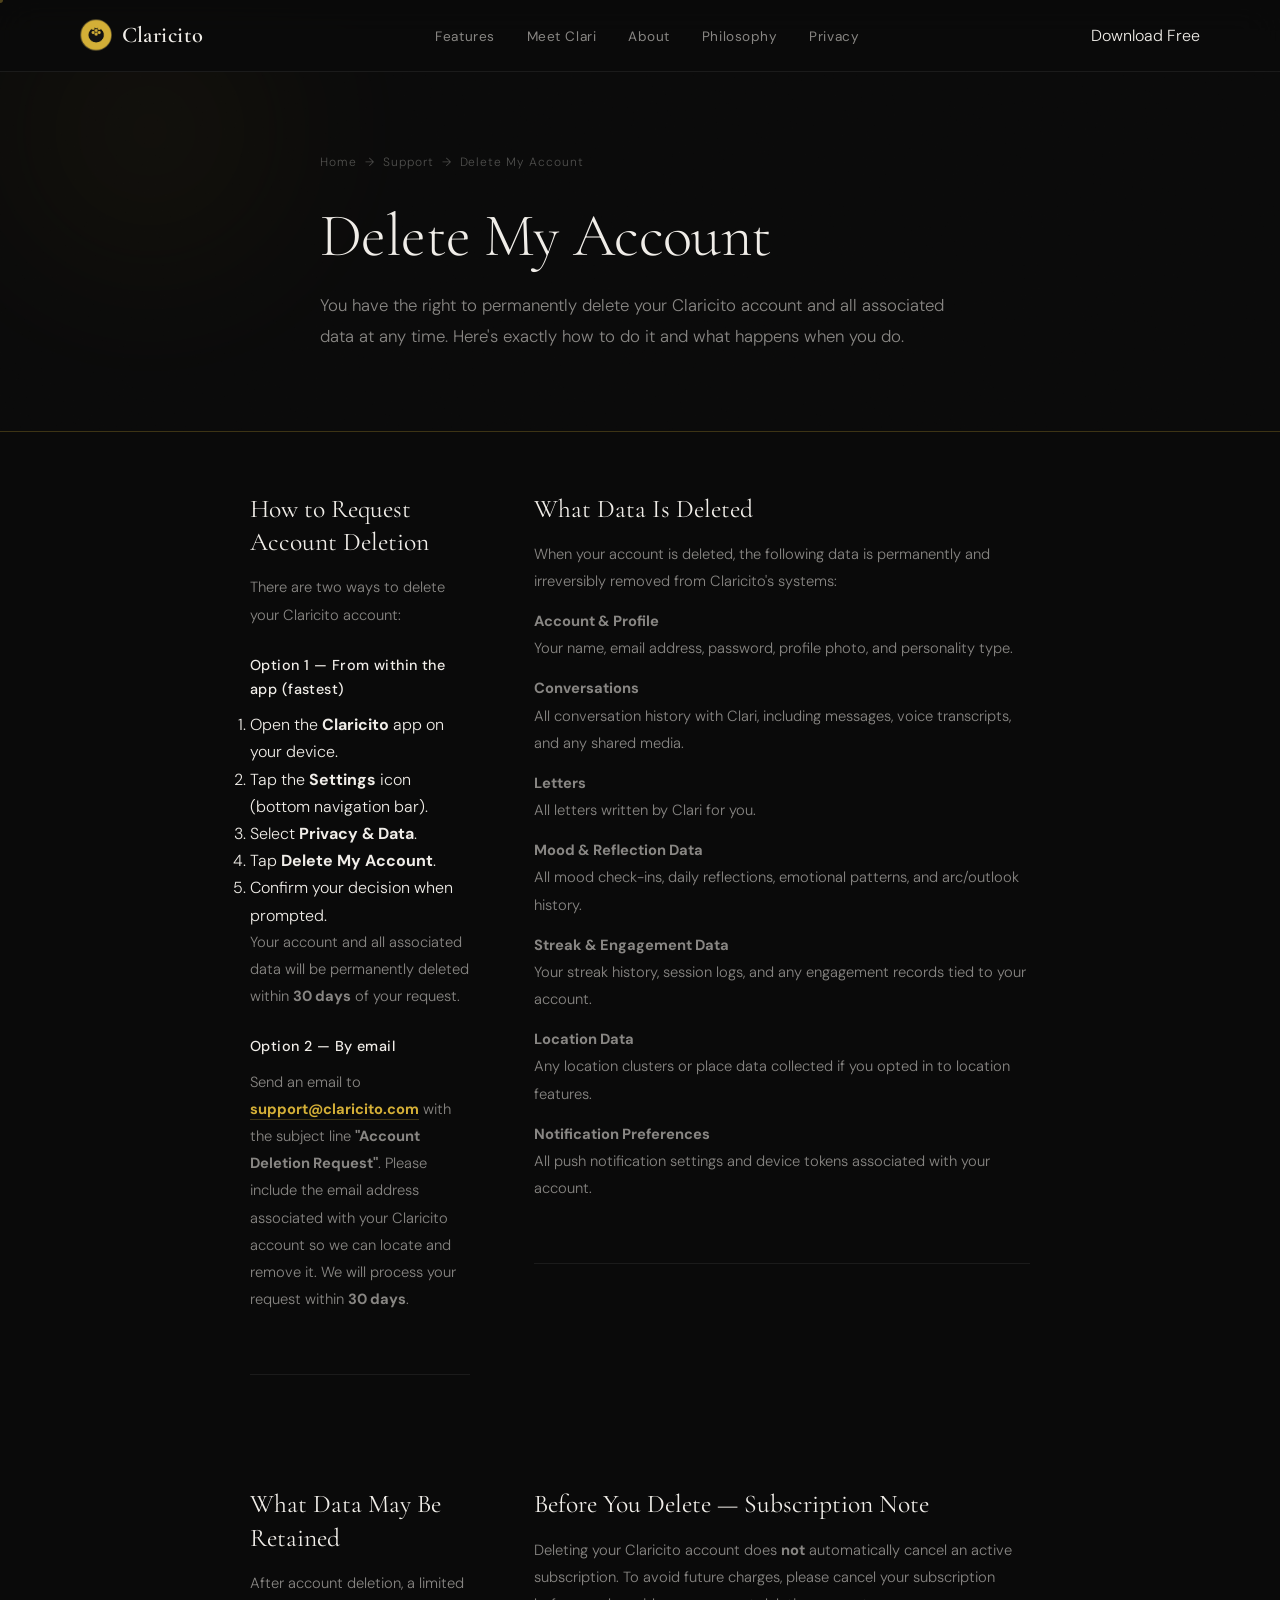
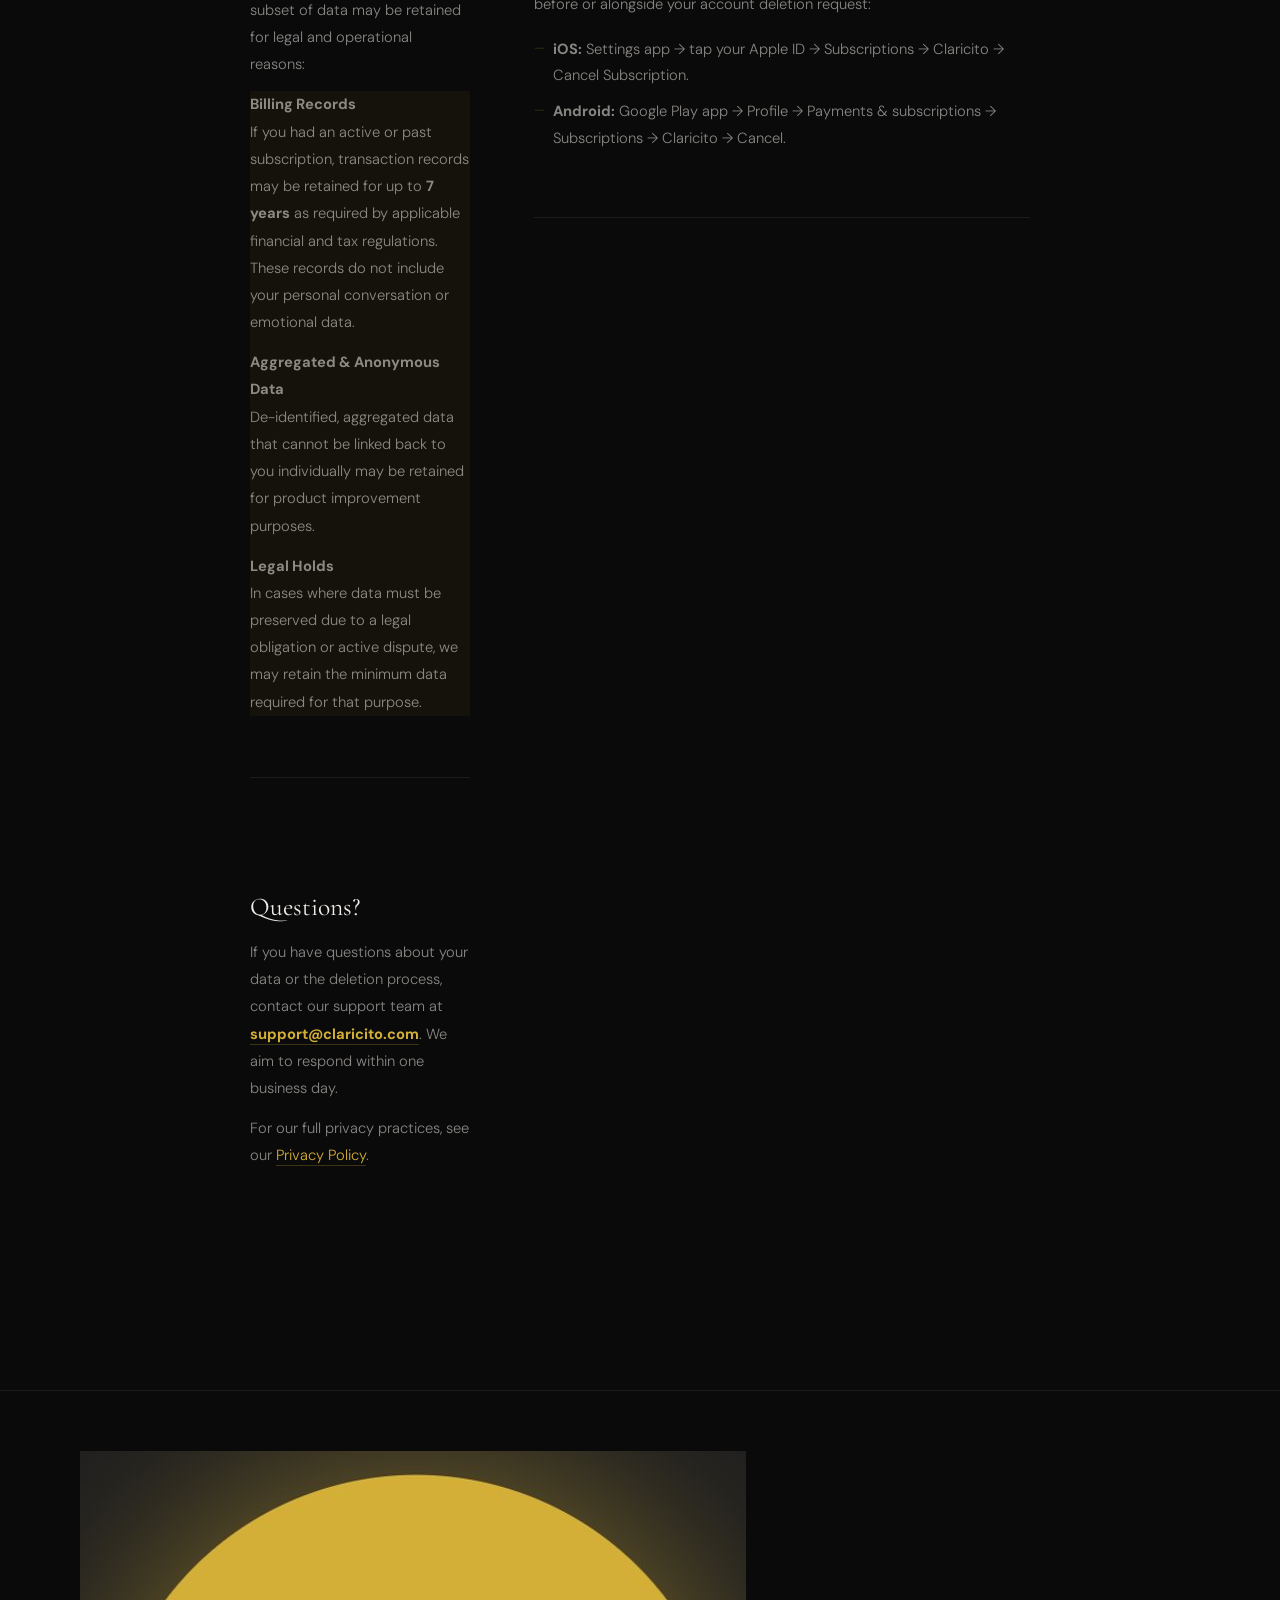
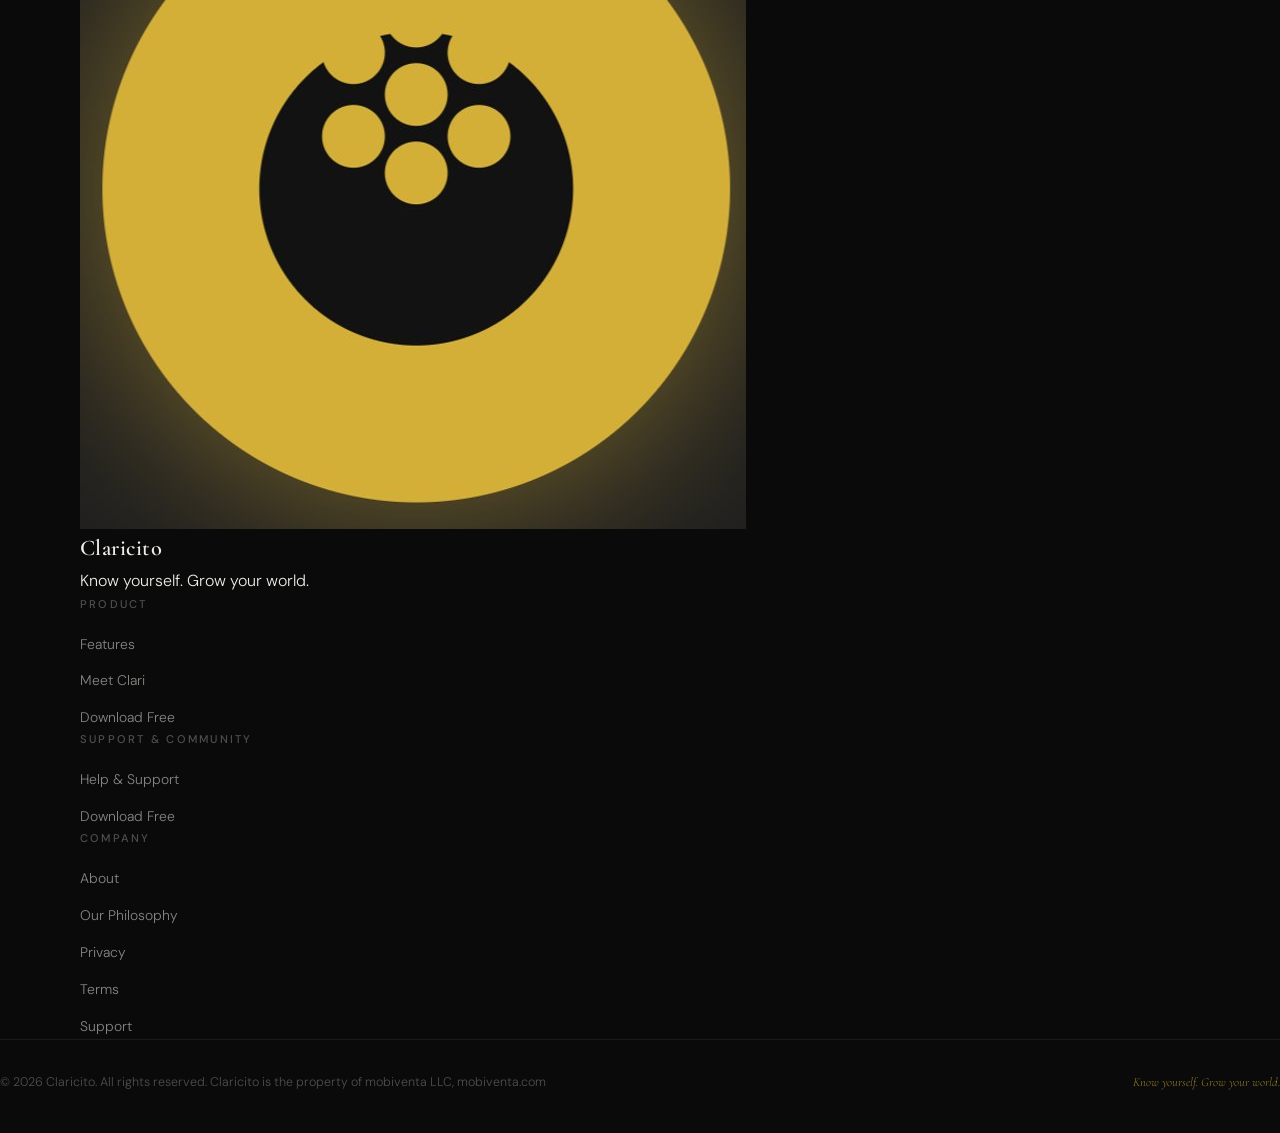
<file: website/delete-account.html>
<!DOCTYPE html>
<html lang="en">
<head>
  <meta charset="UTF-8" />
  <meta name="viewport" content="width=device-width, initial-scale=1.0" />
  <title>Delete My Account — Claricito</title>
  <meta name="description" content="Request deletion of your Claricito account and all associated data. Learn what data is deleted, what is retained, and how long the process takes." />
  <link rel="preconnect" href="https://fonts.googleapis.com" />
  <link rel="preconnect" href="https://fonts.gstatic.com" crossorigin />
  <link href="https://fonts.googleapis.com/css2?family=Cormorant+Garamond:ital,wght@0,300;0,400;0,600;1,300;1,400&family=DM+Sans:wght@300;400;500&display=swap" rel="stylesheet" />
  <link rel="stylesheet" href="styles.css" />
  <link rel="stylesheet" href="pages.css" />
  <link rel="icon" type="image/png" href="favicon.png" />
  <link rel="apple-touch-icon" href="favicon.png" />
</head>
<body>

  <!-- NAV -->
  <nav class="nav scrolled" id="nav">
    <div class="nav-inner">
      <a href="index.html" class="nav-logo">
        <img src="logo.png" alt="Claricito" class="nav-logo-img" />
        <span class="logo-text">Claricito</span>
      </a>
      <ul class="nav-links">
        <li><a href="index.html#features">Features</a></li>
        <li><a href="index.html#clari">Meet Clari</a></li>
        <li><a href="about.html">About</a></li>
        <li><a href="philosophy.html">Philosophy</a></li>
        <li><a href="privacy.html">Privacy</a></li>
      </ul>
      <a href="https://apps.apple.com/us/app/claricito/id6762101367" target="_blank" rel="noopener noreferrer" class="nav-cta">Download Free</a>
      <button class="nav-hamburger" id="hamburger" aria-label="Menu">
        <span></span><span></span><span></span>
      </button>
    </div>
  </nav>

  <!-- MOBILE MENU -->
  <div class="mobile-menu" id="mobileMenu">
    <ul>
      <li><a href="index.html#features" onclick="closeMobile()">Features</a></li>
      <li><a href="index.html#clari" onclick="closeMobile()">Meet Clari</a></li>
      <li><a href="about.html" onclick="closeMobile()">About</a></li>
      <li><a href="philosophy.html" onclick="closeMobile()">Philosophy</a></li>
      <li><a href="privacy.html" onclick="closeMobile()">Privacy</a></li>
      <li><a href="https://apps.apple.com/us/app/claricito/id6762101367" target="_blank" rel="noopener noreferrer" class="mobile-cta">Download Free</a></li>
    </ul>
  </div>

  <!-- PAGE HERO -->
  <section class="page-hero page-hero-legal">
    <div class="page-hero-bg">
      <div class="orb orb-2"></div>
      <div class="grain"></div>
    </div>
    <div class="container page-hero-content">
      <div class="page-breadcrumb">
        <a href="index.html">Home</a>
        <span>→</span>
        <a href="support.html">Support</a>
        <span>→</span>
        <span>Delete My Account</span>
      </div>
      <h1 class="page-title">Delete My Account</h1>
      <p class="page-subtitle">You have the right to permanently delete your Claricito account and all associated data at any time. Here's exactly how to do it and what happens when you do.</p>
    </div>
  </section>

  <!-- MAIN CONTENT -->
  <main class="page-main">
    <div class="container page-container-legal">

      <!-- How to delete -->
      <section class="legal-section" id="how-to-delete">
        <h2>How to Request Account Deletion</h2>
        <p>There are two ways to delete your Claricito account:</p>

        <h3>Option 1 — From within the app (fastest)</h3>
        <ol>
          <li>Open the <strong>Claricito</strong> app on your device.</li>
          <li>Tap the <strong>Settings</strong> icon (bottom navigation bar).</li>
          <li>Select <strong>Privacy &amp; Data</strong>.</li>
          <li>Tap <strong>Delete My Account</strong>.</li>
          <li>Confirm your decision when prompted.</li>
        </ol>
        <p>Your account and all associated data will be permanently deleted within <strong>30 days</strong> of your request.</p>

        <h3>Option 2 — By email</h3>
        <p>Send an email to <strong><a href="mailto:support@claricito.com">support@claricito.com</a></strong> with the subject line <strong>"Account Deletion Request"</strong>. Please include the email address associated with your Claricito account so we can locate and remove it. We will process your request within <strong>30 days</strong>.</p>
      </section>

      <!-- What gets deleted -->
      <section class="legal-section" id="what-is-deleted">
        <h2>What Data Is Deleted</h2>
        <p>When your account is deleted, the following data is permanently and irreversibly removed from Claricito's systems:</p>

        <div class="legal-box">
          <p><strong>Account &amp; Profile</strong><br />
          Your name, email address, password, profile photo, and personality type.</p>

          <p><strong>Conversations</strong><br />
          All conversation history with Clari, including messages, voice transcripts, and any shared media.</p>

          <p><strong>Letters</strong><br />
          All letters written by Clari for you.</p>

          <p><strong>Mood &amp; Reflection Data</strong><br />
          All mood check-ins, daily reflections, emotional patterns, and arc/outlook history.</p>

          <p><strong>Streak &amp; Engagement Data</strong><br />
          Your streak history, session logs, and any engagement records tied to your account.</p>

          <p><strong>Location Data</strong><br />
          Any location clusters or place data collected if you opted in to location features.</p>

          <p><strong>Notification Preferences</strong><br />
          All push notification settings and device tokens associated with your account.</p>
        </div>
      </section>

      <!-- What is retained -->
      <section class="legal-section" id="what-is-retained">
        <h2>What Data May Be Retained</h2>
        <p>After account deletion, a limited subset of data may be retained for legal and operational reasons:</p>

        <div class="legal-box" style="border-color: rgba(255,193,7,0.25); background: rgba(255,193,7,0.04);">
          <p><strong>Billing Records</strong><br />
          If you had an active or past subscription, transaction records may be retained for up to <strong>7 years</strong> as required by applicable financial and tax regulations. These records do not include your personal conversation or emotional data.</p>

          <p><strong>Aggregated &amp; Anonymous Data</strong><br />
          De-identified, aggregated data that cannot be linked back to you individually may be retained for product improvement purposes.</p>

          <p><strong>Legal Holds</strong><br />
          In cases where data must be preserved due to a legal obligation or active dispute, we may retain the minimum data required for that purpose.</p>
        </div>
      </section>

      <!-- Subscription note -->
      <section class="legal-section" id="subscription-note">
        <h2>Before You Delete — Subscription Note</h2>
        <p>Deleting your Claricito account does <strong>not</strong> automatically cancel an active subscription. To avoid future charges, please cancel your subscription before or alongside your account deletion request:</p>
        <ul>
          <li><strong>iOS:</strong> Settings app → tap your Apple ID → Subscriptions → Claricito → Cancel Subscription.</li>
          <li><strong>Android:</strong> Google Play app → Profile → Payments &amp; subscriptions → Subscriptions → Claricito → Cancel.</li>
        </ul>
      </section>

      <!-- Questions -->
      <section class="legal-section" id="questions">
        <h2>Questions?</h2>
        <p>If you have questions about your data or the deletion process, contact our support team at <strong><a href="mailto:support@claricito.com">support@claricito.com</a></strong>. We aim to respond within one business day.</p>
        <p>For our full privacy practices, see our <a href="privacy.html">Privacy Policy</a>.</p>
      </section>

    </div>
  </main>

  <!-- FOOTER -->
  <footer class="footer">
    <div class="container">
      <div class="footer-grid">
        <div class="footer-col footer-brand-col">
          <a href="index.html" class="footer-logo">
            <img src="logo.png" alt="Claricito" class="footer-logo-img" />
            <span class="logo-text">Claricito</span>
          </a>
          <p class="footer-tagline-sub">Know yourself. Grow your world.</p>
        </div>
        <div class="footer-col">
          <h5>Product</h5>
          <ul>
            <li><a href="index.html#features">Features</a></li>
            <li><a href="index.html#clari">Meet Clari</a></li>
            <li><a href="https://apps.apple.com/us/app/claricito/id6762101367" target="_blank" rel="noopener noreferrer">Download Free</a></li>
          </ul>
        </div>
        <div class="footer-col">
          <h5>Support &amp; Community</h5>
          <ul>
            <li><a href="support.html">Help &amp; Support</a></li>
            <li><a href="https://apps.apple.com/us/app/claricito/id6762101367" target="_blank" rel="noopener noreferrer">Download Free</a></li>
          </ul>
        </div>
        <div class="footer-col">
          <h5>Company</h5>
          <ul>
            <li><a href="about.html">About</a></li>
            <li><a href="philosophy.html">Our Philosophy</a></li>
            <li><a href="privacy.html">Privacy</a></li>
            <li><a href="terms.html">Terms</a></li>
            <li><a href="support.html">Support</a></li>
          </ul>
        </div>
      </div>
    </div>
    <div class="footer-bottom">
      <p>&copy; <span id="copyright-year">2025</span> Claricito. All rights reserved.
        Claricito is the property of mobiventa LLC, <a href="https://mobiventa.com" target="_blank" rel="noopener noreferrer" class="footer-legal-link">mobiventa.com</a></p>
      <p class="footer-tagline">Know yourself. Grow your world.</p>
    </div>
  </footer>

  <script src="pages.js"></script>
  <script>
    const y = new Date().getFullYear();
    document.querySelectorAll('#copyright-year, #footer-year').forEach(el => el.textContent = y);
  </script>
</body>
</html>
</file>
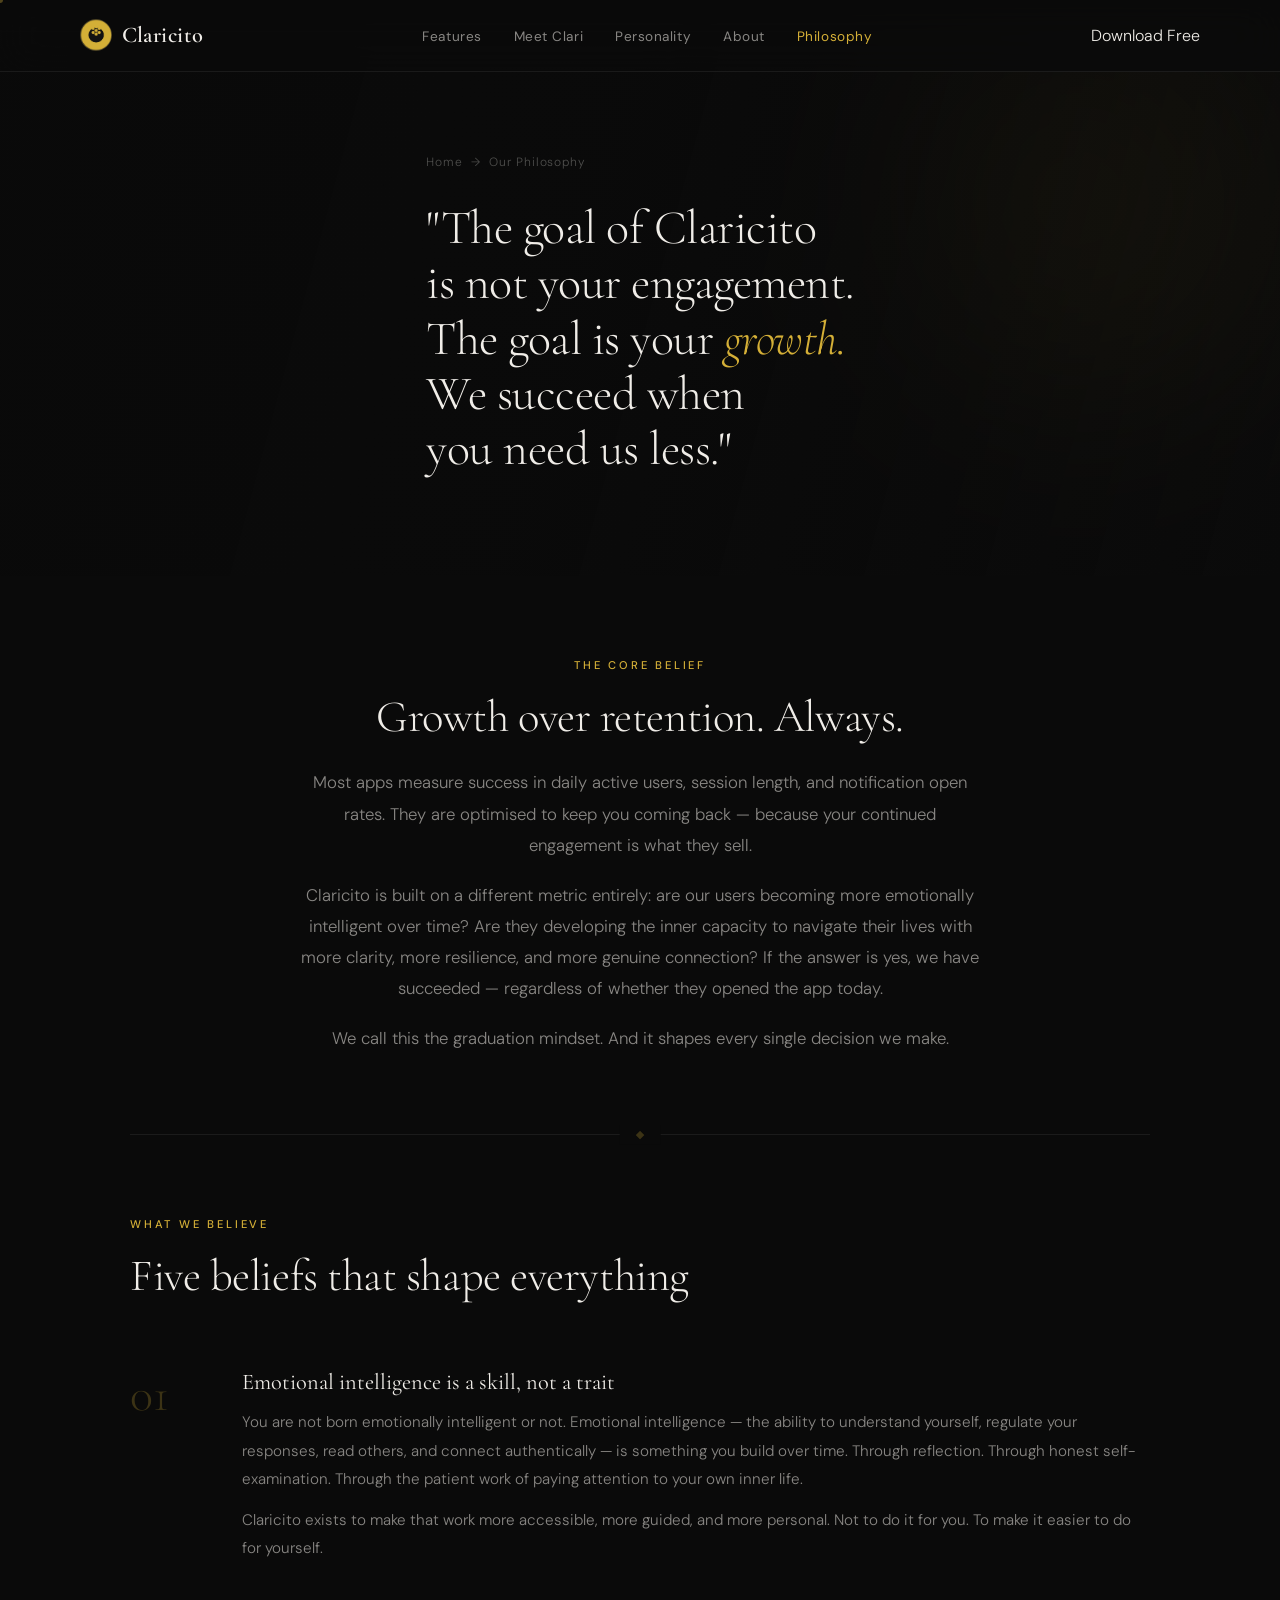
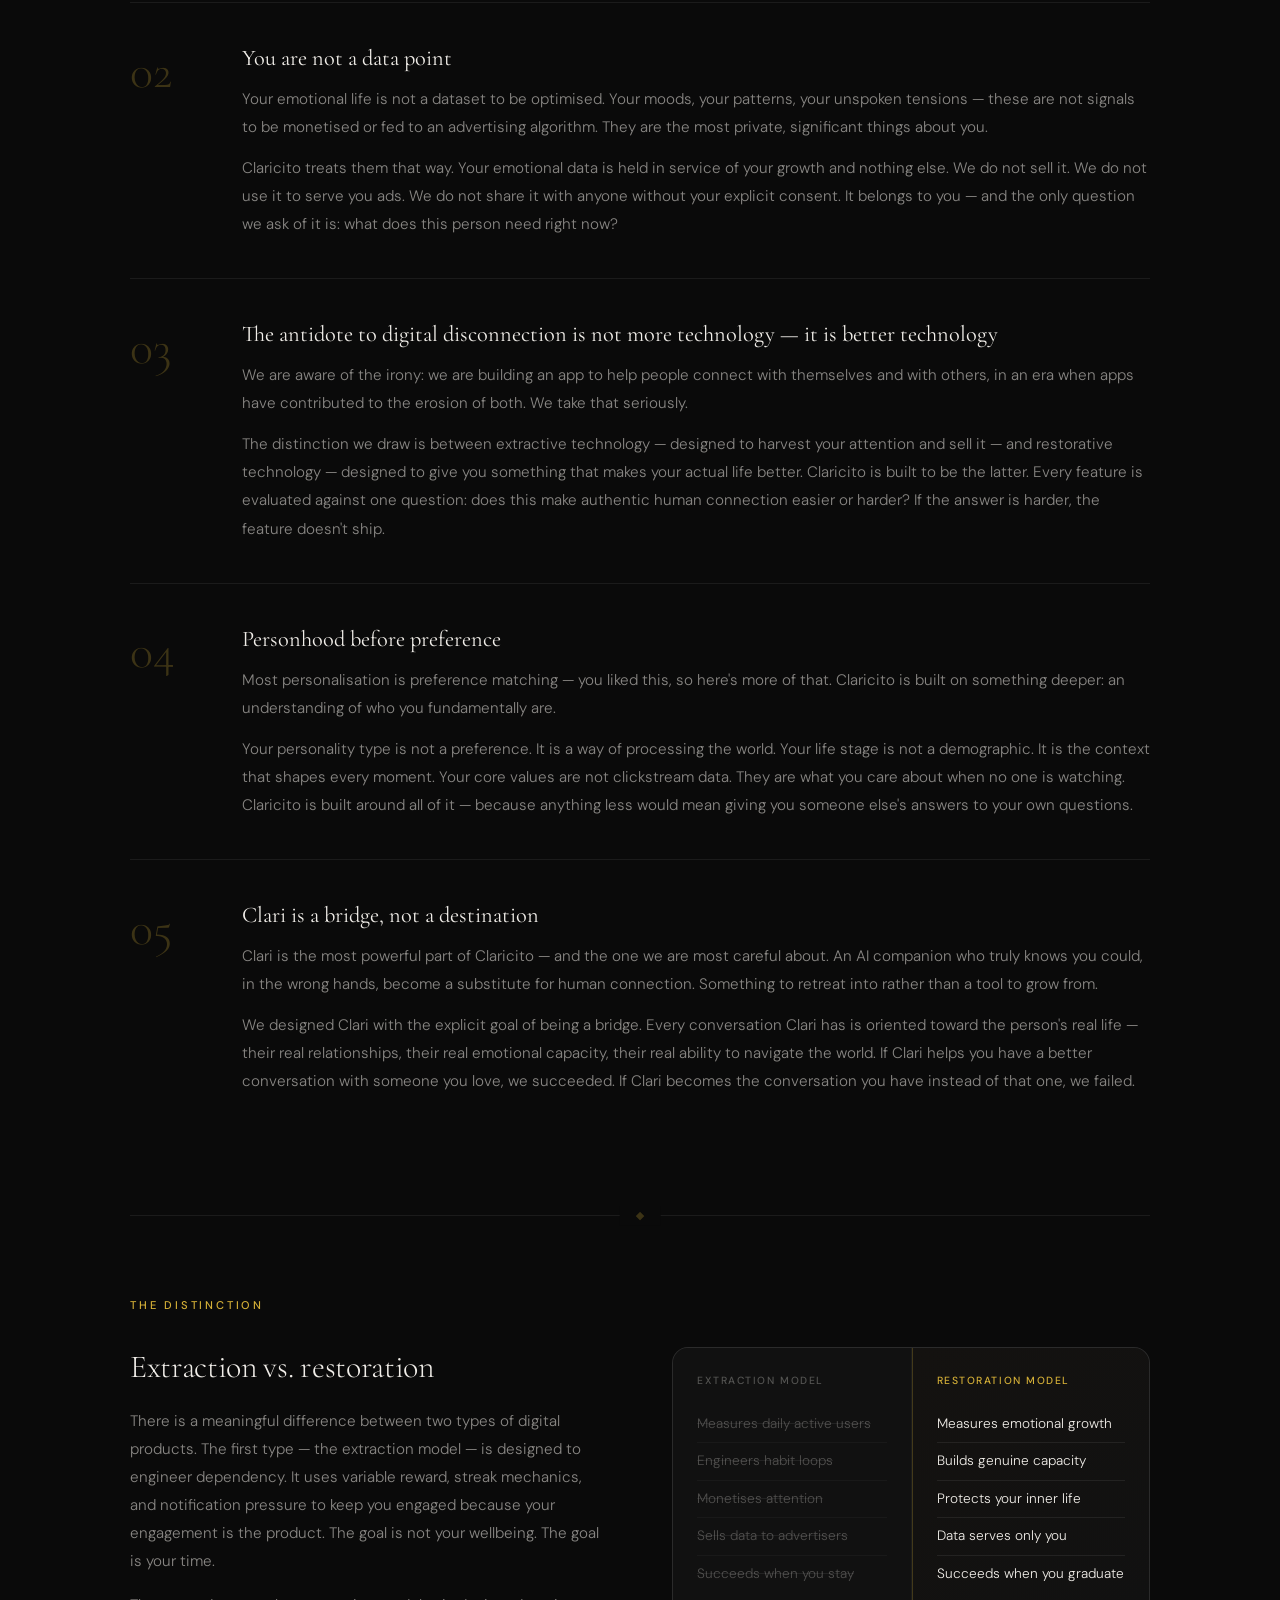
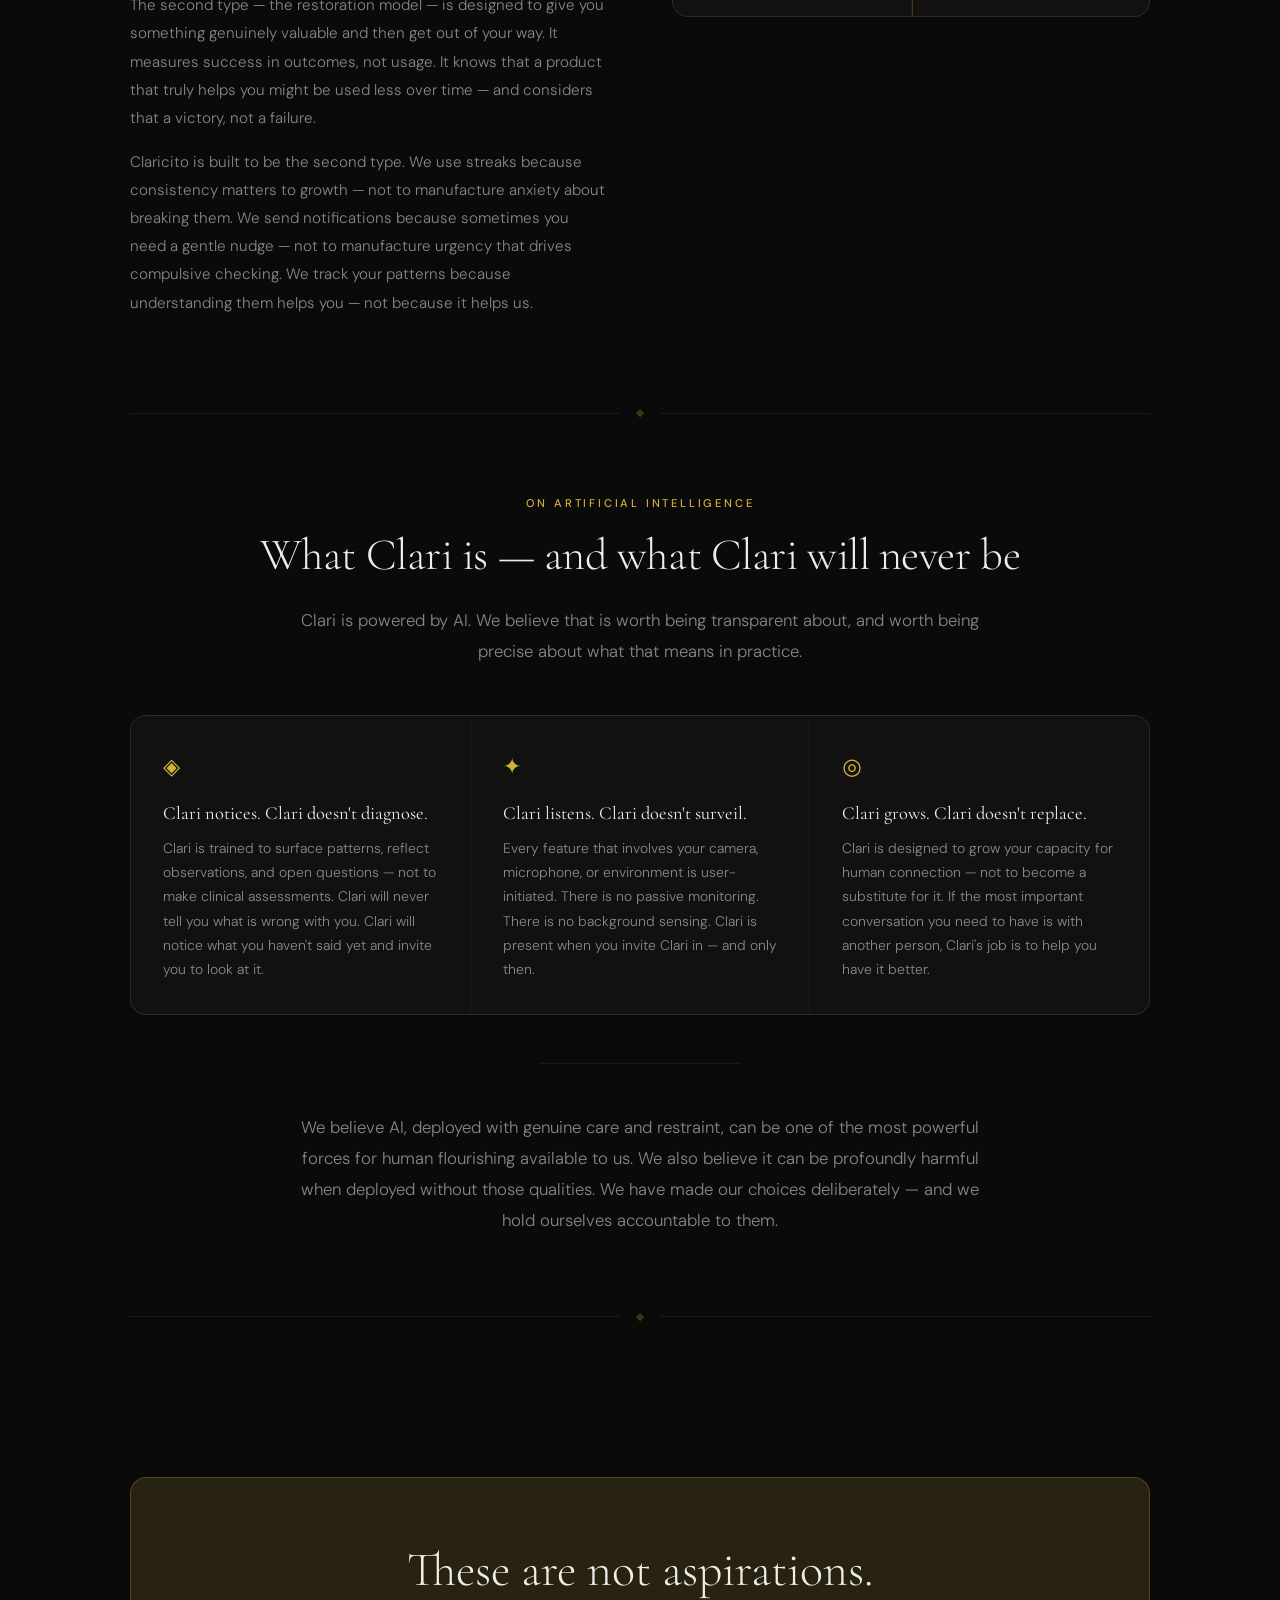
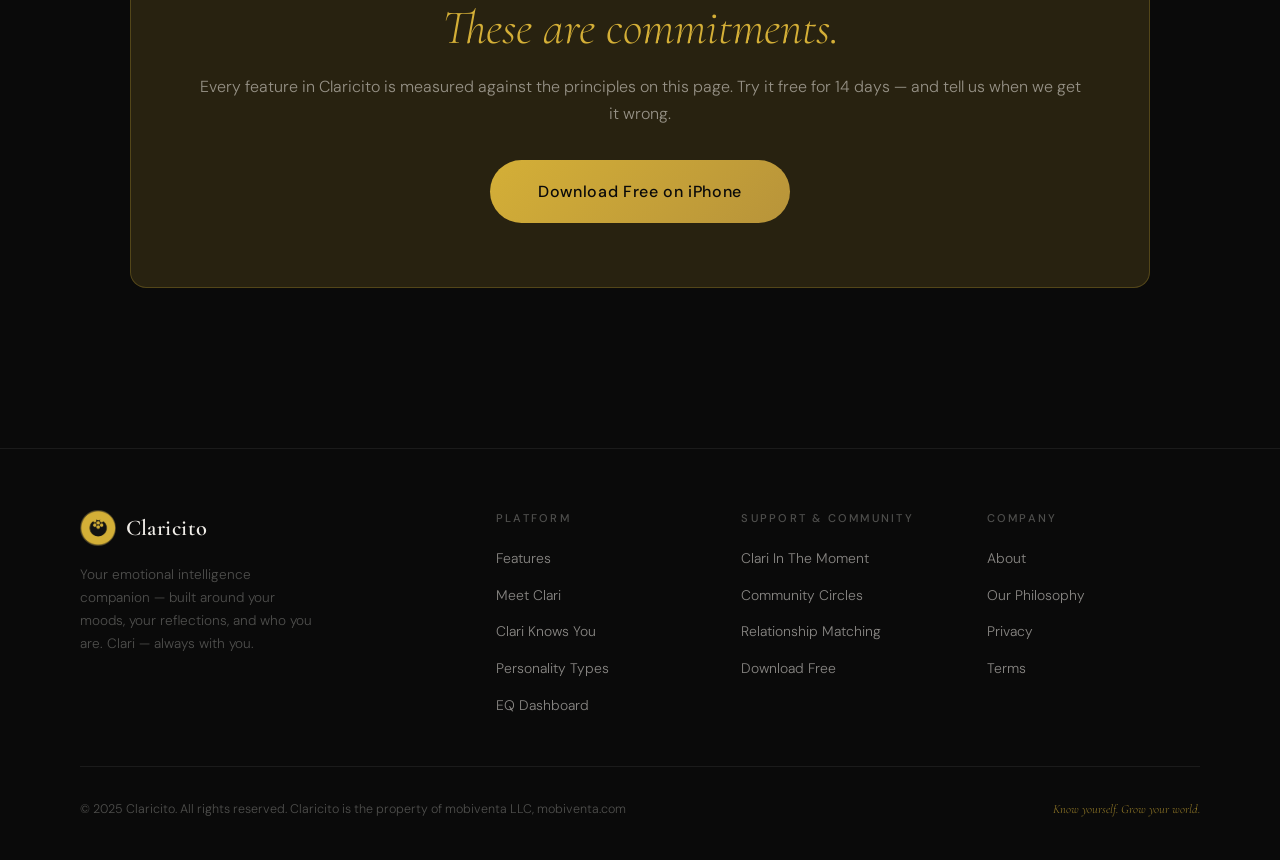
<file: website/philosophy.html>
<!DOCTYPE html>
<html lang="en">
<head>
  <meta charset="UTF-8" />
  <meta name="viewport" content="width=device-width, initial-scale=1.0" />
  <title>Our Philosophy — Claricito</title>
  <meta name="description" content="Claricito is built on a simple principle: we succeed when you need us less. Read the beliefs that shape every decision we make." />
  <link rel="preconnect" href="https://fonts.googleapis.com" />
  <link rel="preconnect" href="https://fonts.gstatic.com" crossorigin />
  <link href="https://fonts.googleapis.com/css2?family=Cormorant+Garamond:ital,wght@0,300;0,400;0,600;1,300;1,400&family=DM+Sans:wght@300;400;500&display=swap" rel="stylesheet" />
  <link rel="stylesheet" href="styles.css" />
  <link rel="stylesheet" href="pages.css" />
  <link rel="icon" type="image/png" href="favicon.png" />
  <link rel="apple-touch-icon" href="favicon.png" />
</head>
<body>

  <!-- NAV -->
  <nav class="nav scrolled" id="nav">
    <div class="nav-inner">
      <a href="index.html" class="nav-logo">
        <img src="logo.png" alt="Claricito" class="nav-logo-img" />
        <span class="logo-text">Claricito</span>
      </a>
      <ul class="nav-links">
        <li><a href="index.html#features">Features</a></li>
        <li><a href="index.html#clari">Meet Clari</a></li>
        <li><a href="index.html#personality">Personality</a></li>
        <li><a href="about.html">About</a></li>
        <li><a href="philosophy.html" class="nav-active">Philosophy</a></li>
      </ul>
      <a href="https://apps.apple.com/us/app/claricito/id6762101367" target="_blank" rel="noopener noreferrer" class="nav-cta">Download Free</a>
      <button class="nav-hamburger" id="hamburger" aria-label="Menu">
        <span></span><span></span><span></span>
      </button>
    </div>
  </nav>

  <!-- MOBILE MENU -->
  <div class="mobile-menu" id="mobileMenu">
    <ul>
      <li><a href="index.html#features" onclick="closeMobile()">Features</a></li>
      <li><a href="index.html#clari" onclick="closeMobile()">Meet Clari</a></li>
      <li><a href="index.html#personality" onclick="closeMobile()">Personality</a></li>
      <li><a href="about.html" onclick="closeMobile()">About</a></li>
      <li><a href="philosophy.html" onclick="closeMobile()">Philosophy</a></li>
      <li><a href="https://apps.apple.com/us/app/claricito/id6762101367" target="_blank" rel="noopener noreferrer" class="mobile-cta">Download Free</a></li>
    </ul>
  </div>

  <!-- PAGE HERO -->
  <section class="page-hero page-hero-photo" style="background-image: url('https://images.unsplash.com/photo-1506126613408-eca07ce68773?w=1600&q=80&fit=crop');">
    <div class="page-hero-photo-overlay"></div>
    <div class="page-hero-bg">
      <div class="orb orb-1"></div>
      <div class="grain"></div>
    </div>
    <div class="container page-hero-content">
      <div class="page-breadcrumb">
        <a href="index.html">Home</a>
        <span>→</span>
        <span>Our Philosophy</span>
      </div>
      <h1 class="page-title page-title-lg">
        "The goal of Claricito<br />is not your engagement.<br />
        The goal is your <em>growth.</em><br />
        We succeed when<br />you need us less."
      </h1>
    </div>
  </section>

  <!-- MAIN CONTENT -->
  <main class="page-main">
    <div class="container page-container">

      <!-- Core belief -->
      <section class="page-section page-section-centered">
        <div class="page-section-label">The Core Belief</div>
        <h2>Growth over retention. Always.</h2>
        <p class="page-lead">Most apps measure success in daily active users, session length, and notification open rates. They are optimised to keep you coming back — because your continued engagement is what they sell.</p>
        <p class="page-lead">Claricito is built on a different metric entirely: are our users becoming more emotionally intelligent over time? Are they developing the inner capacity to navigate their lives with more clarity, more resilience, and more genuine connection? If the answer is yes, we have succeeded — regardless of whether they opened the app today.</p>
        <p class="page-lead">We call this the graduation mindset. And it shapes every single decision we make.</p>
      </section>

      <div class="page-divider"></div>

      <!-- The five beliefs -->
      <section class="page-section">
        <div class="page-section-label">What We Believe</div>
        <h2>Five beliefs that shape everything</h2>

        <div class="philosophy-belief">
          <div class="philosophy-belief-num">01</div>
          <div class="philosophy-belief-body">
            <h3>Emotional intelligence is a skill, not a trait</h3>
            <p>You are not born emotionally intelligent or not. Emotional intelligence — the ability to understand yourself, regulate your responses, read others, and connect authentically — is something you build over time. Through reflection. Through honest self-examination. Through the patient work of paying attention to your own inner life.</p>
            <p>Claricito exists to make that work more accessible, more guided, and more personal. Not to do it for you. To make it easier to do for yourself.</p>
          </div>
        </div>

        <div class="philosophy-belief">
          <div class="philosophy-belief-num">02</div>
          <div class="philosophy-belief-body">
            <h3>You are not a data point</h3>
            <p>Your emotional life is not a dataset to be optimised. Your moods, your patterns, your unspoken tensions — these are not signals to be monetised or fed to an advertising algorithm. They are the most private, significant things about you.</p>
            <p>Claricito treats them that way. Your emotional data is held in service of your growth and nothing else. We do not sell it. We do not use it to serve you ads. We do not share it with anyone without your explicit consent. It belongs to you — and the only question we ask of it is: what does this person need right now?</p>
          </div>
        </div>

        <div class="philosophy-belief">
          <div class="philosophy-belief-num">03</div>
          <div class="philosophy-belief-body">
            <h3>The antidote to digital disconnection is not more technology — it is better technology</h3>
            <p>We are aware of the irony: we are building an app to help people connect with themselves and with others, in an era when apps have contributed to the erosion of both. We take that seriously.</p>
            <p>The distinction we draw is between extractive technology — designed to harvest your attention and sell it — and restorative technology — designed to give you something that makes your actual life better. Claricito is built to be the latter. Every feature is evaluated against one question: does this make authentic human connection easier or harder? If the answer is harder, the feature doesn't ship.</p>
          </div>
        </div>

        <div class="philosophy-belief">
          <div class="philosophy-belief-num">04</div>
          <div class="philosophy-belief-body">
            <h3>Personhood before preference</h3>
            <p>Most personalisation is preference matching — you liked this, so here's more of that. Claricito is built on something deeper: an understanding of who you fundamentally are.</p>
            <p>Your personality type is not a preference. It is a way of processing the world. Your life stage is not a demographic. It is the context that shapes every moment. Your core values are not clickstream data. They are what you care about when no one is watching. Claricito is built around all of it — because anything less would mean giving you someone else's answers to your own questions.</p>
          </div>
        </div>

        <div class="philosophy-belief">
          <div class="philosophy-belief-num">05</div>
          <div class="philosophy-belief-body">
            <h3>Clari is a bridge, not a destination</h3>
            <p>Clari is the most powerful part of Claricito — and the one we are most careful about. An AI companion who truly knows you could, in the wrong hands, become a substitute for human connection. Something to retreat into rather than a tool to grow from.</p>
            <p>We designed Clari with the explicit goal of being a bridge. Every conversation Clari has is oriented toward the person's real life — their real relationships, their real emotional capacity, their real ability to navigate the world. If Clari helps you have a better conversation with someone you love, we succeeded. If Clari becomes the conversation you have instead of that one, we failed.</p>
          </div>
        </div>
      </section>

      <div class="page-divider"></div>

      <!-- The distinction -->
      <section class="page-section">
        <div class="page-section-label">The Distinction</div>
        <div class="page-section-split">
          <div class="page-section-copy">
            <h2>Extraction vs. restoration</h2>
            <p>There is a meaningful difference between two types of digital products. The first type — the extraction model — is designed to engineer dependency. It uses variable reward, streak mechanics, and notification pressure to keep you engaged because your engagement is the product. The goal is not your wellbeing. The goal is your time.</p>
            <p>The second type — the restoration model — is designed to give you something genuinely valuable and then get out of your way. It measures success in outcomes, not usage. It knows that a product that truly helps you might be used less over time — and considers that a victory, not a failure.</p>
            <p>Claricito is built to be the second type. We use streaks because consistency matters to growth — not to manufacture anxiety about breaking them. We send notifications because sometimes you need a gentle nudge — not to manufacture urgency that drives compulsive checking. We track your patterns because understanding them helps you — not because it helps us.</p>
          </div>
          <div class="page-section-aside">
            <div class="philosophy-compare">
              <div class="phc-col phc-bad">
                <div class="phc-label">Extraction model</div>
                <ul>
                  <li>Measures daily active users</li>
                  <li>Engineers habit loops</li>
                  <li>Monetises attention</li>
                  <li>Sells data to advertisers</li>
                  <li>Succeeds when you stay</li>
                </ul>
              </div>
              <div class="phc-col phc-good">
                <div class="phc-label">Restoration model</div>
                <ul>
                  <li>Measures emotional growth</li>
                  <li>Builds genuine capacity</li>
                  <li>Protects your inner life</li>
                  <li>Data serves only you</li>
                  <li>Succeeds when you graduate</li>
                </ul>
              </div>
            </div>
          </div>
        </div>
      </section>

      <div class="page-divider"></div>

      <!-- On AI -->
      <section class="page-section page-section-centered">
        <div class="page-section-label">On Artificial Intelligence</div>
        <h2>What Clari is — and what Clari will never be</h2>
        <p class="page-lead">Clari is powered by AI. We believe that is worth being transparent about, and worth being precise about what that means in practice.</p>

        <div class="page-pillars-grid">
          <div class="page-pillar">
            <div class="page-pillar-icon">◈</div>
            <h3>Clari notices. Clari doesn't diagnose.</h3>
            <p>Clari is trained to surface patterns, reflect observations, and open questions — not to make clinical assessments. Clari will never tell you what is wrong with you. Clari will notice what you haven't said yet and invite you to look at it.</p>
          </div>
          <div class="page-pillar">
            <div class="page-pillar-icon">✦</div>
            <h3>Clari listens. Clari doesn't surveil.</h3>
            <p>Every feature that involves your camera, microphone, or environment is user-initiated. There is no passive monitoring. There is no background sensing. Clari is present when you invite Clari in — and only then.</p>
          </div>
          <div class="page-pillar">
            <div class="page-pillar-icon">◎</div>
            <h3>Clari grows. Clari doesn't replace.</h3>
            <p>Clari is designed to grow your capacity for human connection — not to become a substitute for it. If the most important conversation you need to have is with another person, Clari's job is to help you have it better.</p>
          </div>
        </div>

        <div class="page-divider-sm"></div>
        <p class="page-lead">We believe AI, deployed with genuine care and restraint, can be one of the most powerful forces for human flourishing available to us. We also believe it can be profoundly harmful when deployed without those qualities. We have made our choices deliberately — and we hold ourselves accountable to them.</p>
      </section>

      <div class="page-divider"></div>

      <!-- CTA -->
      <section class="page-cta-section">
        <div class="page-cta-inner">
          <h2>These are not aspirations.<br /><em>These are commitments.</em></h2>
          <p>Every feature in Claricito is measured against the principles on this page. Try it free for 14 days — and tell us when we get it wrong.</p>
          <a href="https://apps.apple.com/us/app/claricito/id6762101367" target="_blank" rel="noopener noreferrer" class="btn-primary btn-large">Download Free on iPhone</a>
        </div>
      </section>

    </div>
  </main>

  <!-- FOOTER -->
  <footer class="footer">
    <div class="container">
      <div class="footer-top">
        <div class="footer-brand">
          <a href="index.html" class="nav-logo">
            <img src="logo.png" alt="Claricito" class="nav-logo-img" />
            <span class="logo-text">Claricito</span>
          </a>
          <p>Your emotional intelligence companion — built around your moods, your reflections, and who you are. Clari — always with you.</p>
        </div>
        <div class="footer-links">
          <div class="footer-col">
            <h5>Platform</h5>
            <ul>
              <li><a href="index.html#features">Features</a></li>
              <li><a href="index.html#clari">Meet Clari</a></li>
              <li><a href="index.html#knows-you">Clari Knows You</a></li>
              <li><a href="index.html#personality">Personality Types</a></li>
              <li><a href="index.html#dashboard">EQ Dashboard</a></li>
            </ul>
          </div>
          <div class="footer-col">
            <h5>Support &amp; Community</h5>
            <ul>
              <li><a href="index.html#support">Clari In The Moment</a></li>
              <li><a href="index.html#community">Community Circles</a></li>
              <li><a href="index.html#relationship">Relationship Matching</a></li>
              <li><a href="https://apps.apple.com/us/app/claricito/id6762101367" target="_blank" rel="noopener noreferrer">Download Free</a></li>
            </ul>
          </div>
          <div class="footer-col">
            <h5>Company</h5>
            <ul>
              <li><a href="about.html">About</a></li>
              <li><a href="philosophy.html">Our Philosophy</a></li>
              <li><a href="privacy.html">Privacy</a></li>
              <li><a href="terms.html">Terms</a></li>
            </ul>
          </div>
        </div>
      </div>
      <div class="footer-bottom">
        <p>&copy; <span id="copyright-year">2025</span> Claricito. All rights reserved.
          Claricito is the property of mobiventa LLC, <a href="https://mobiventa.com" target="_blank" rel="noopener noreferrer" class="footer-legal-link">mobiventa.com</a></p>
        <p class="footer-tagline">Know yourself. Grow your world.</p>
      </div>
    </div>
  </footer>

  <script src="pages.js"></script>
</body>
</html>
</file>
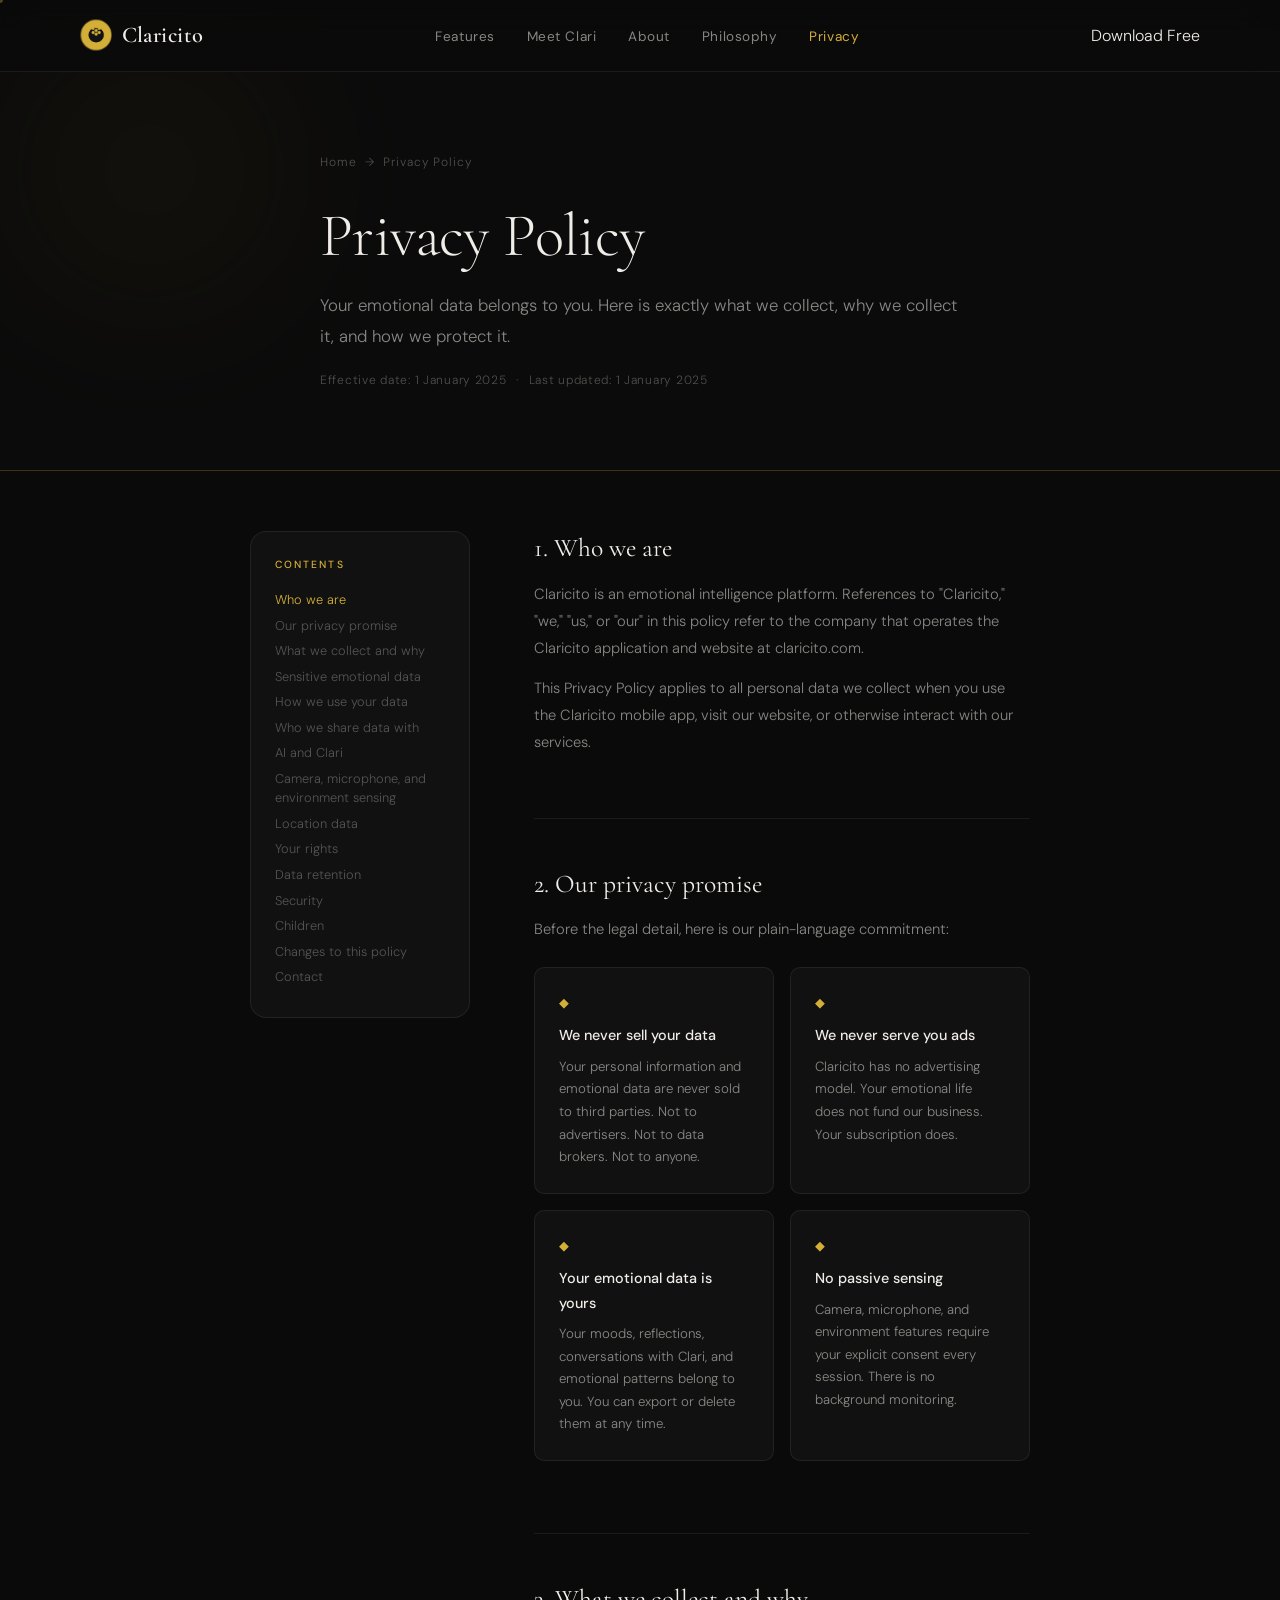
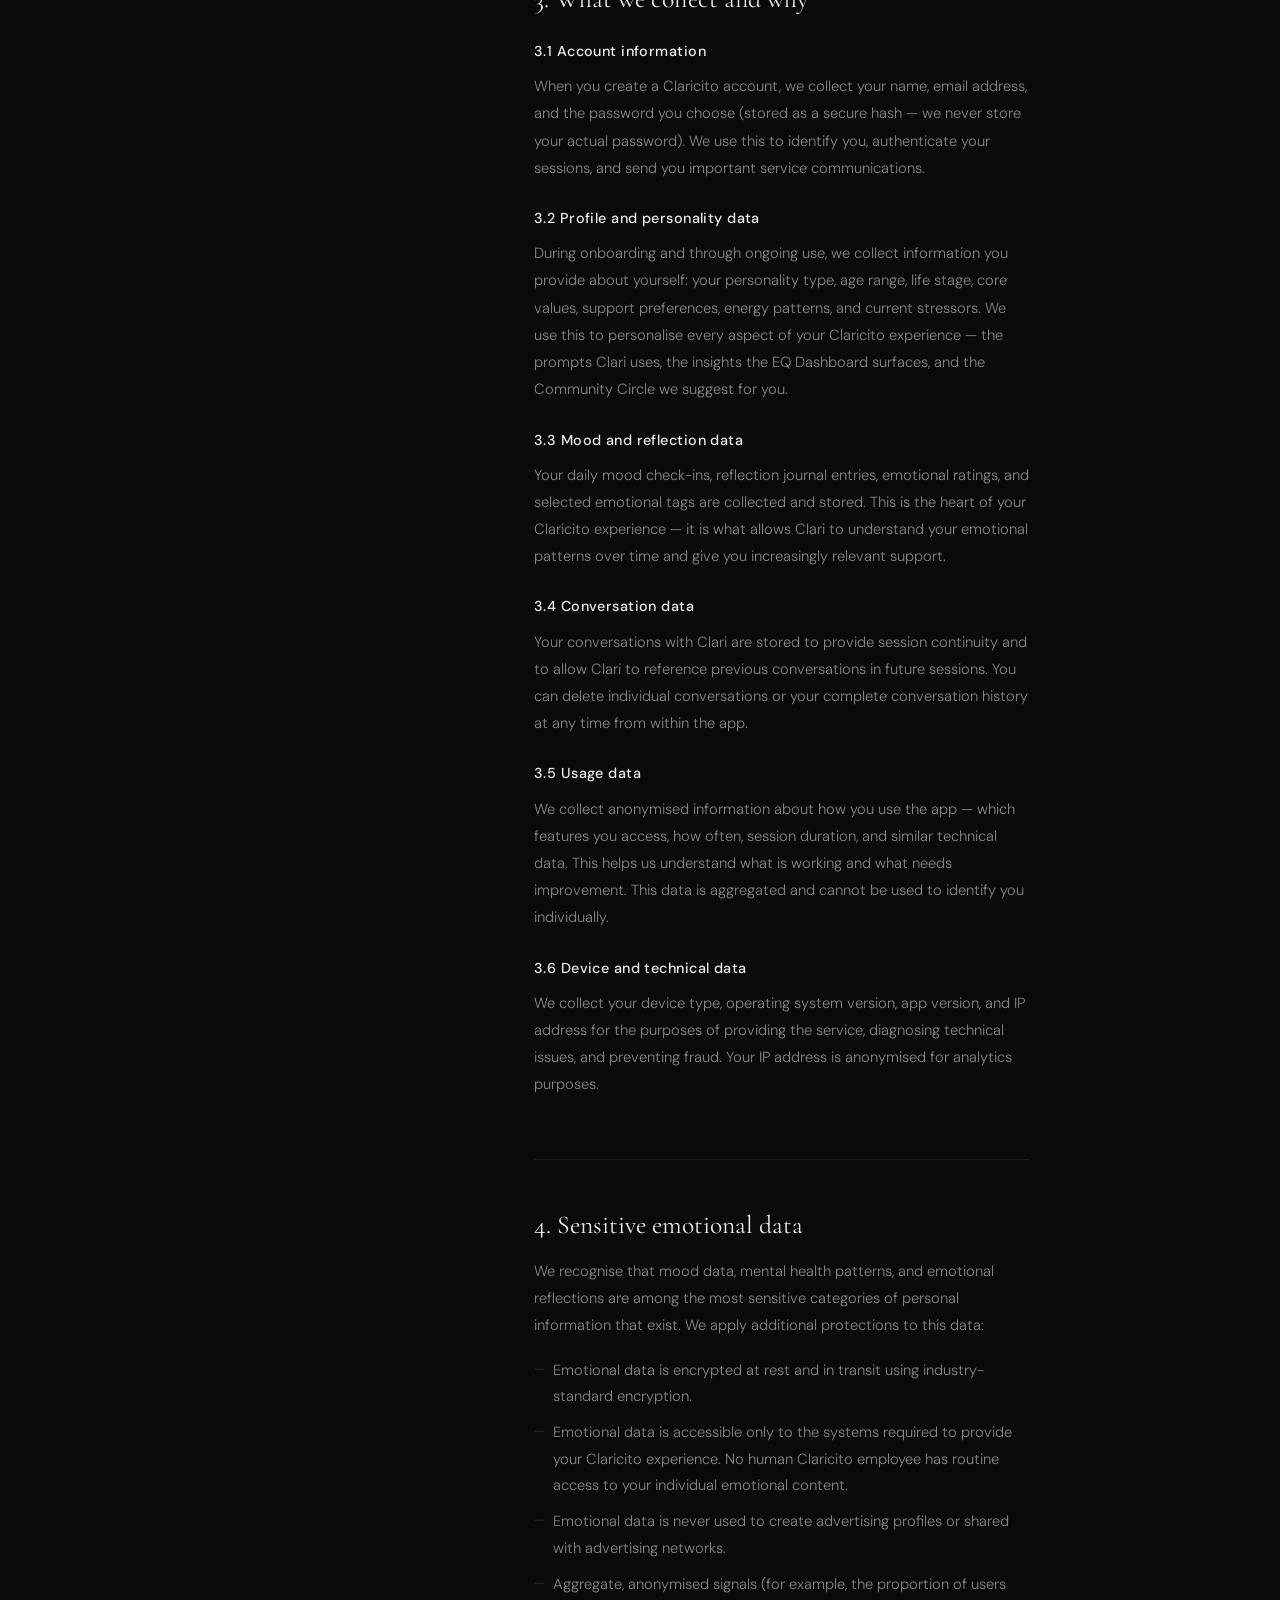
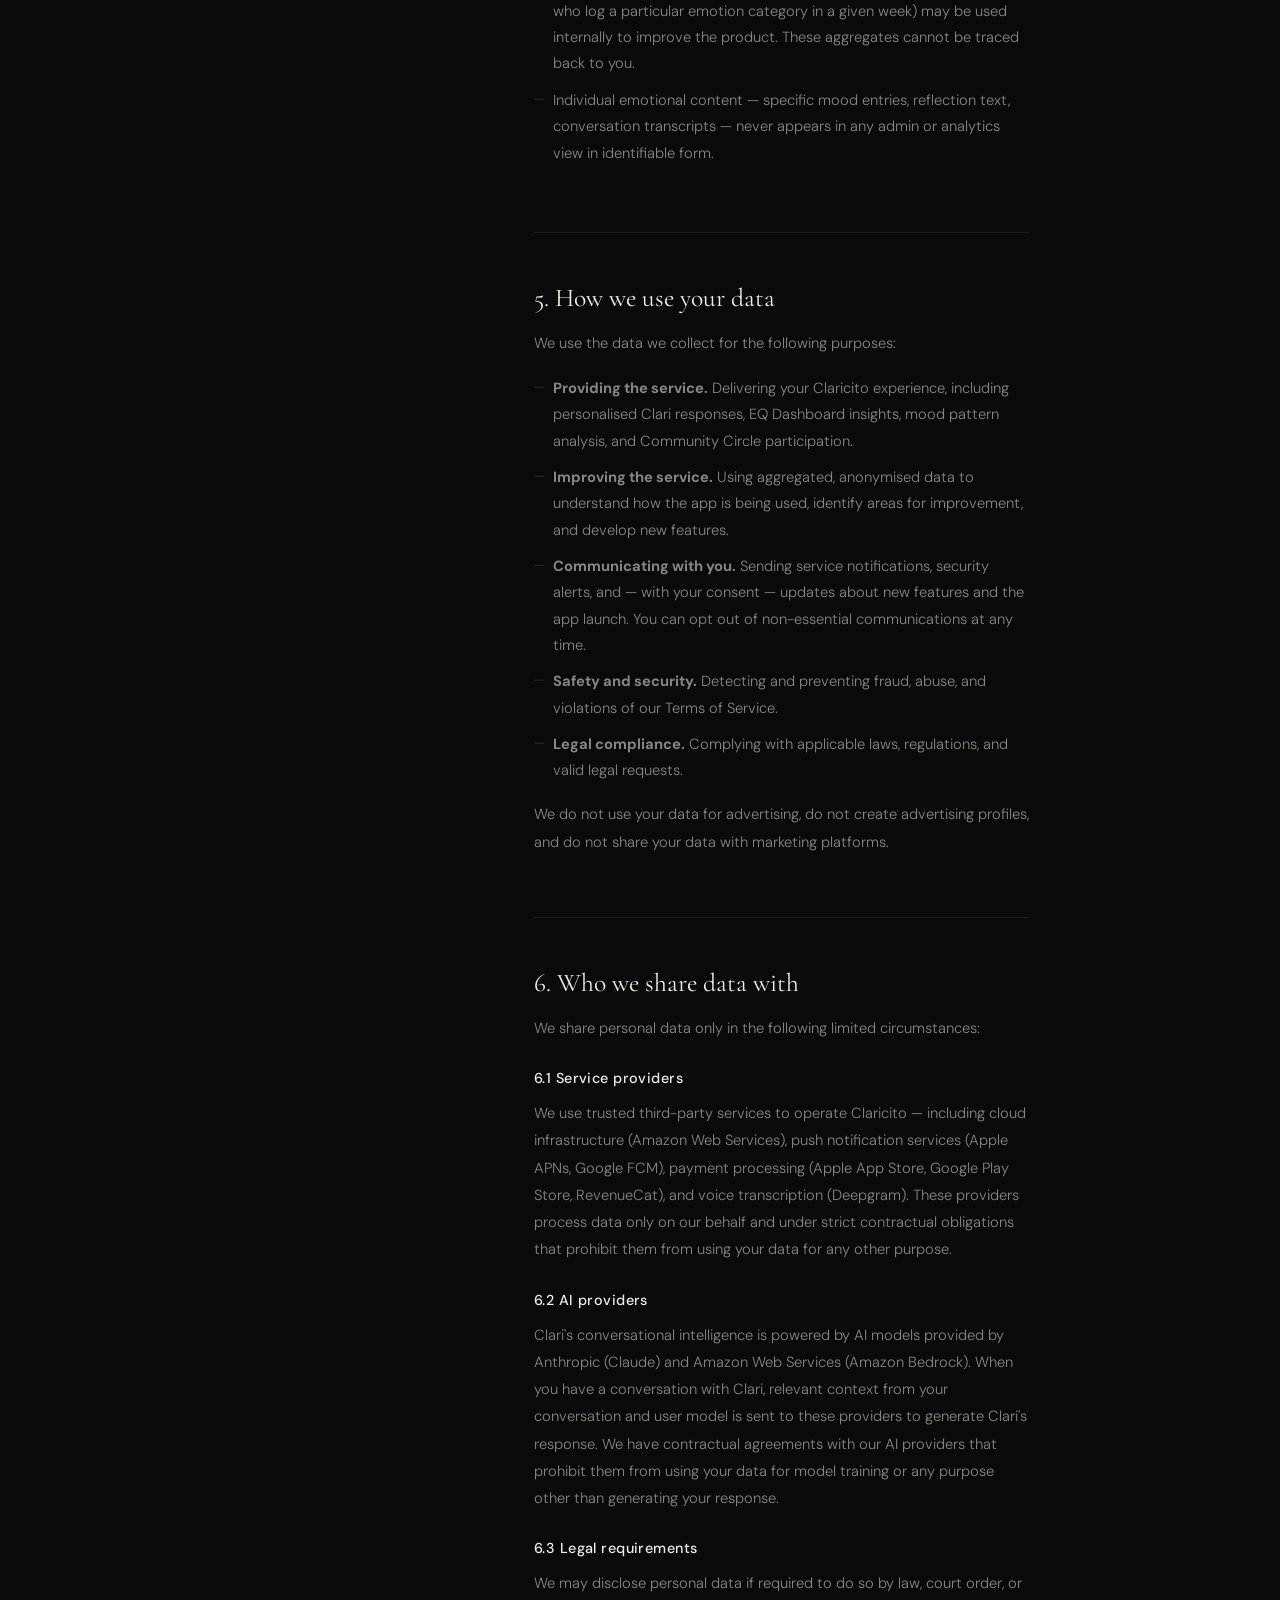
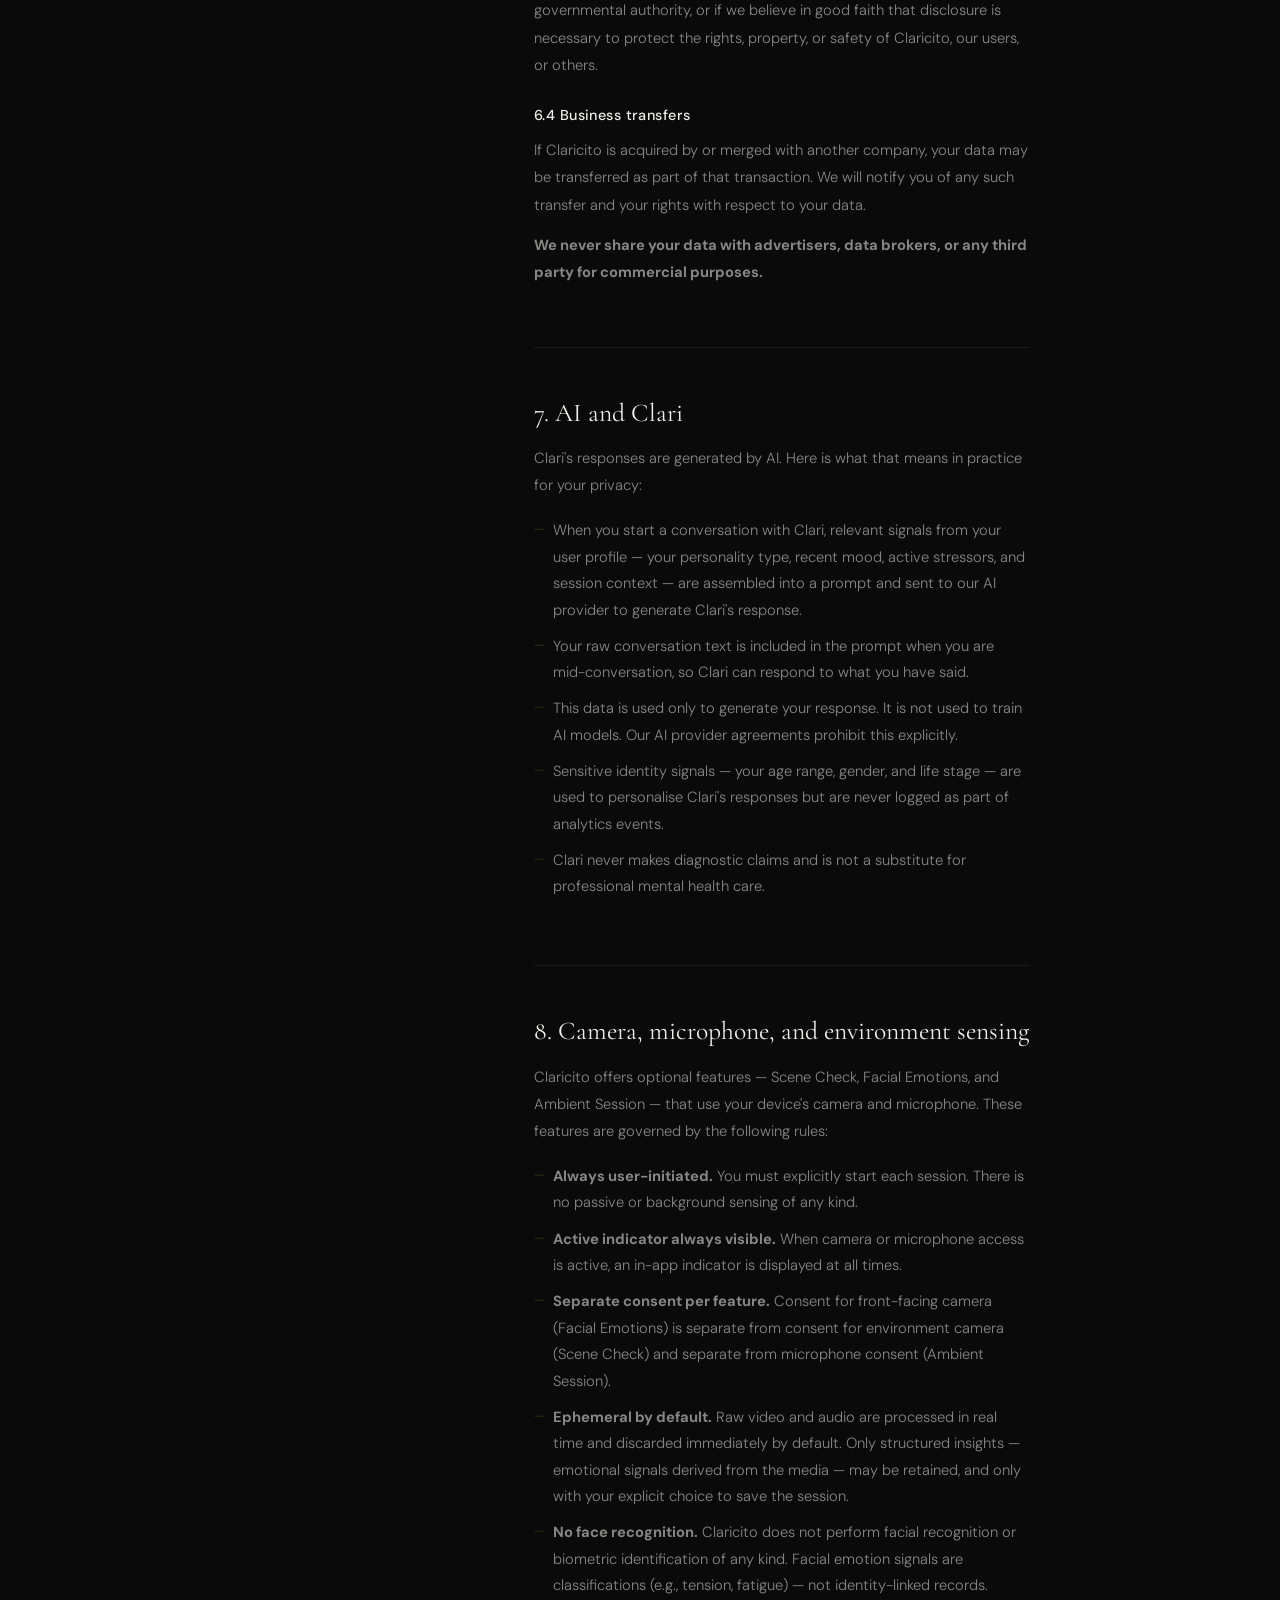
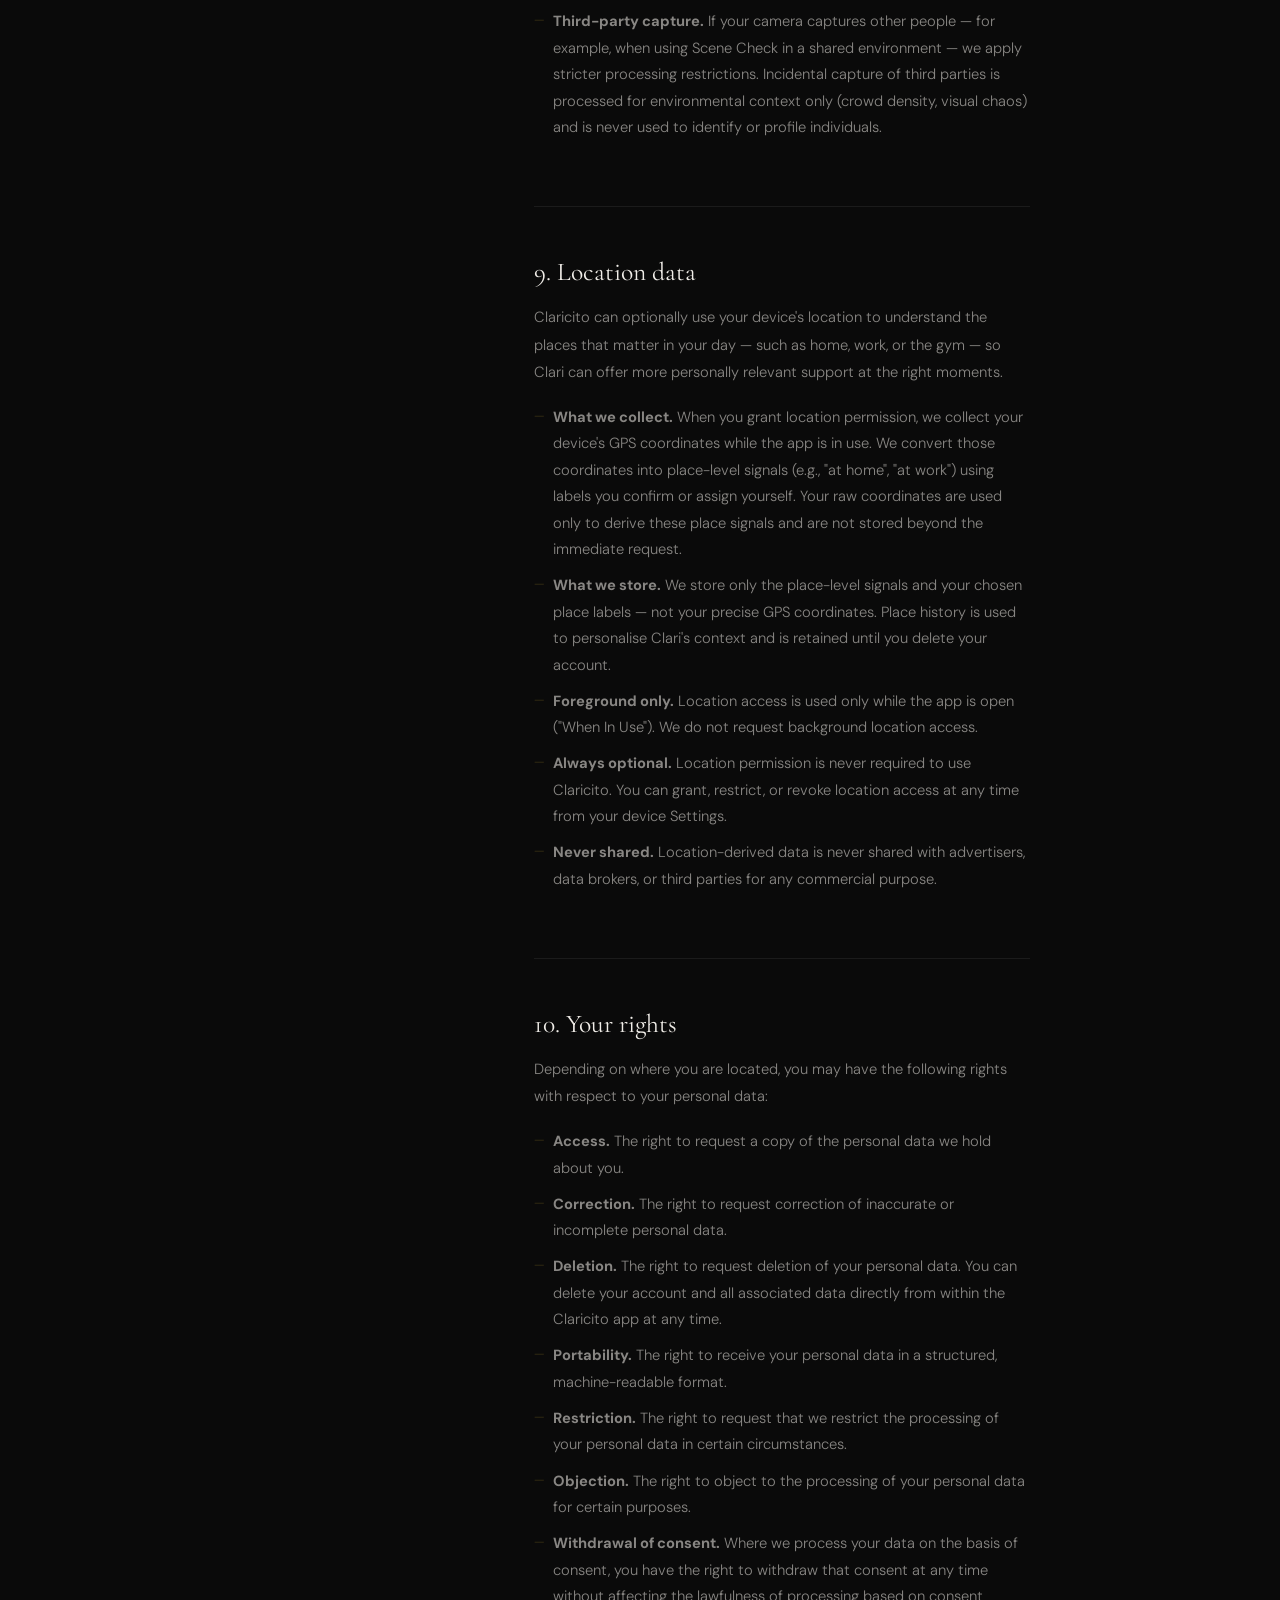
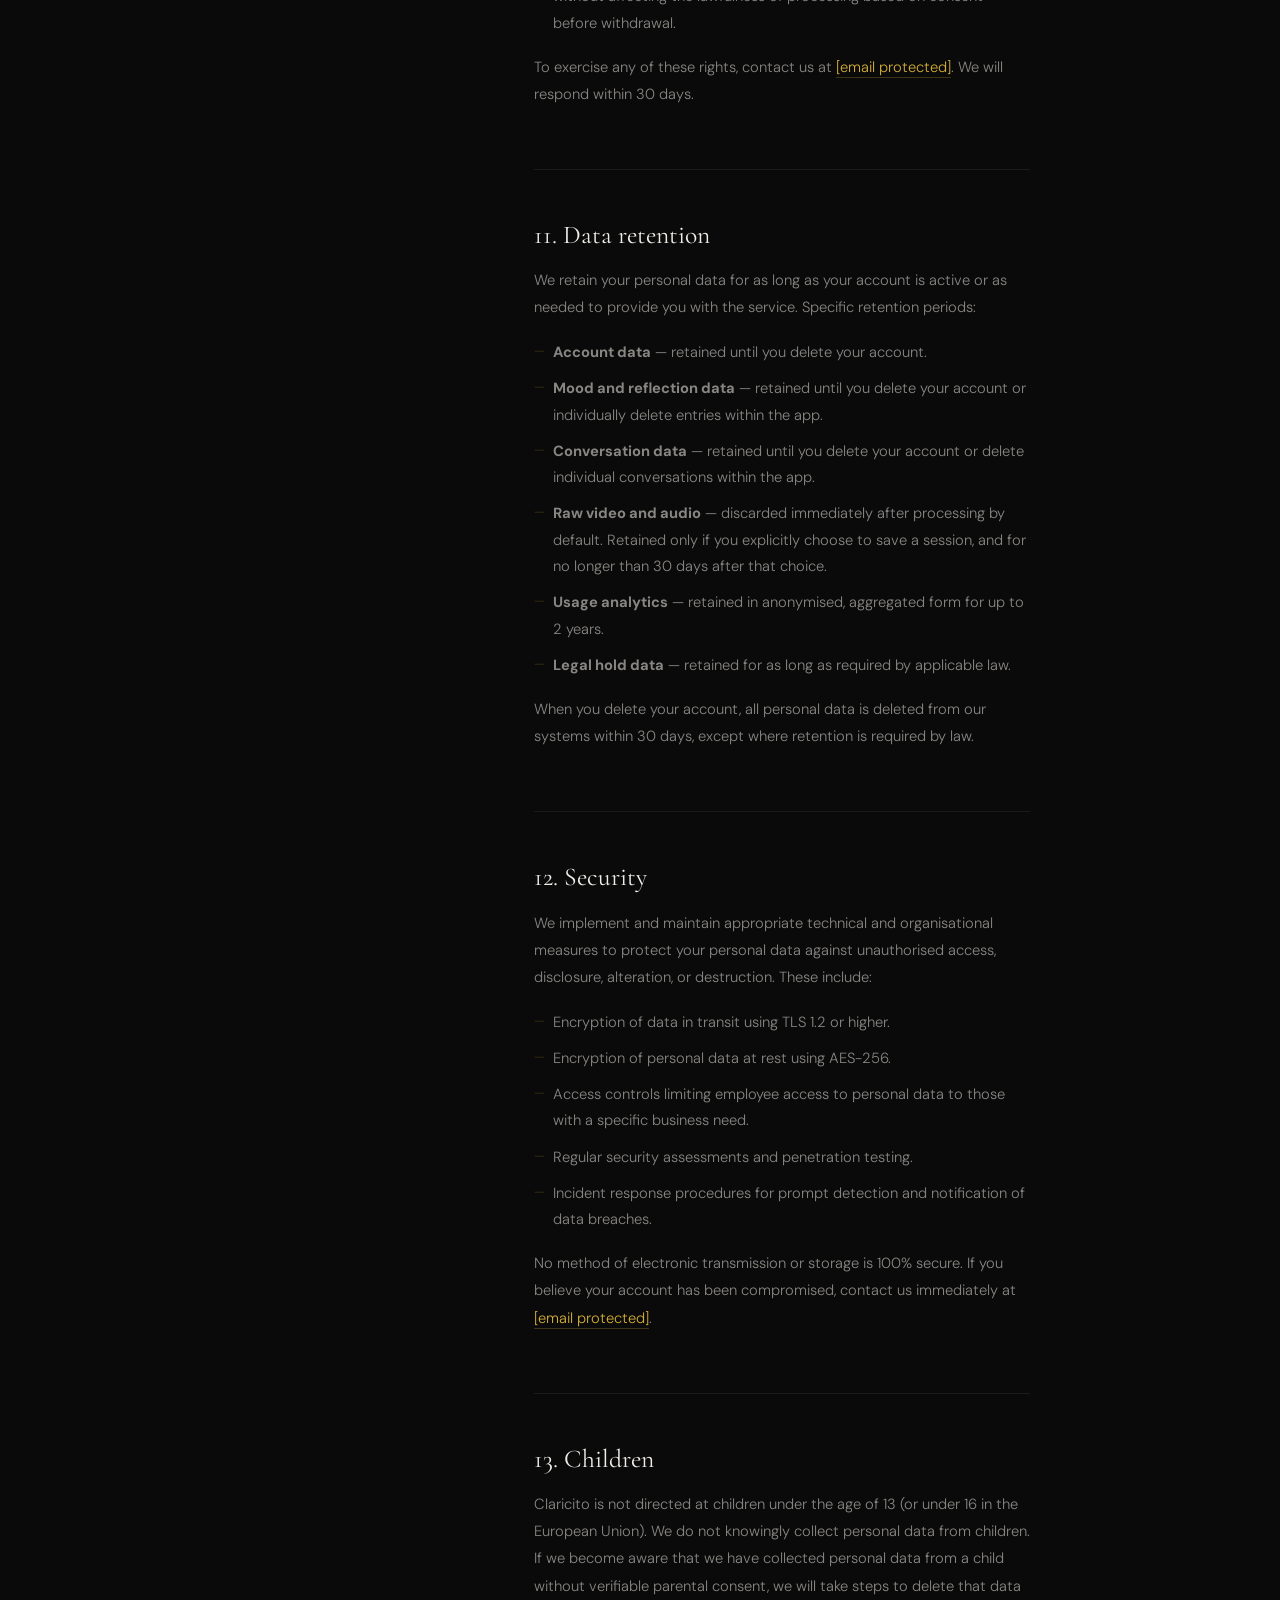
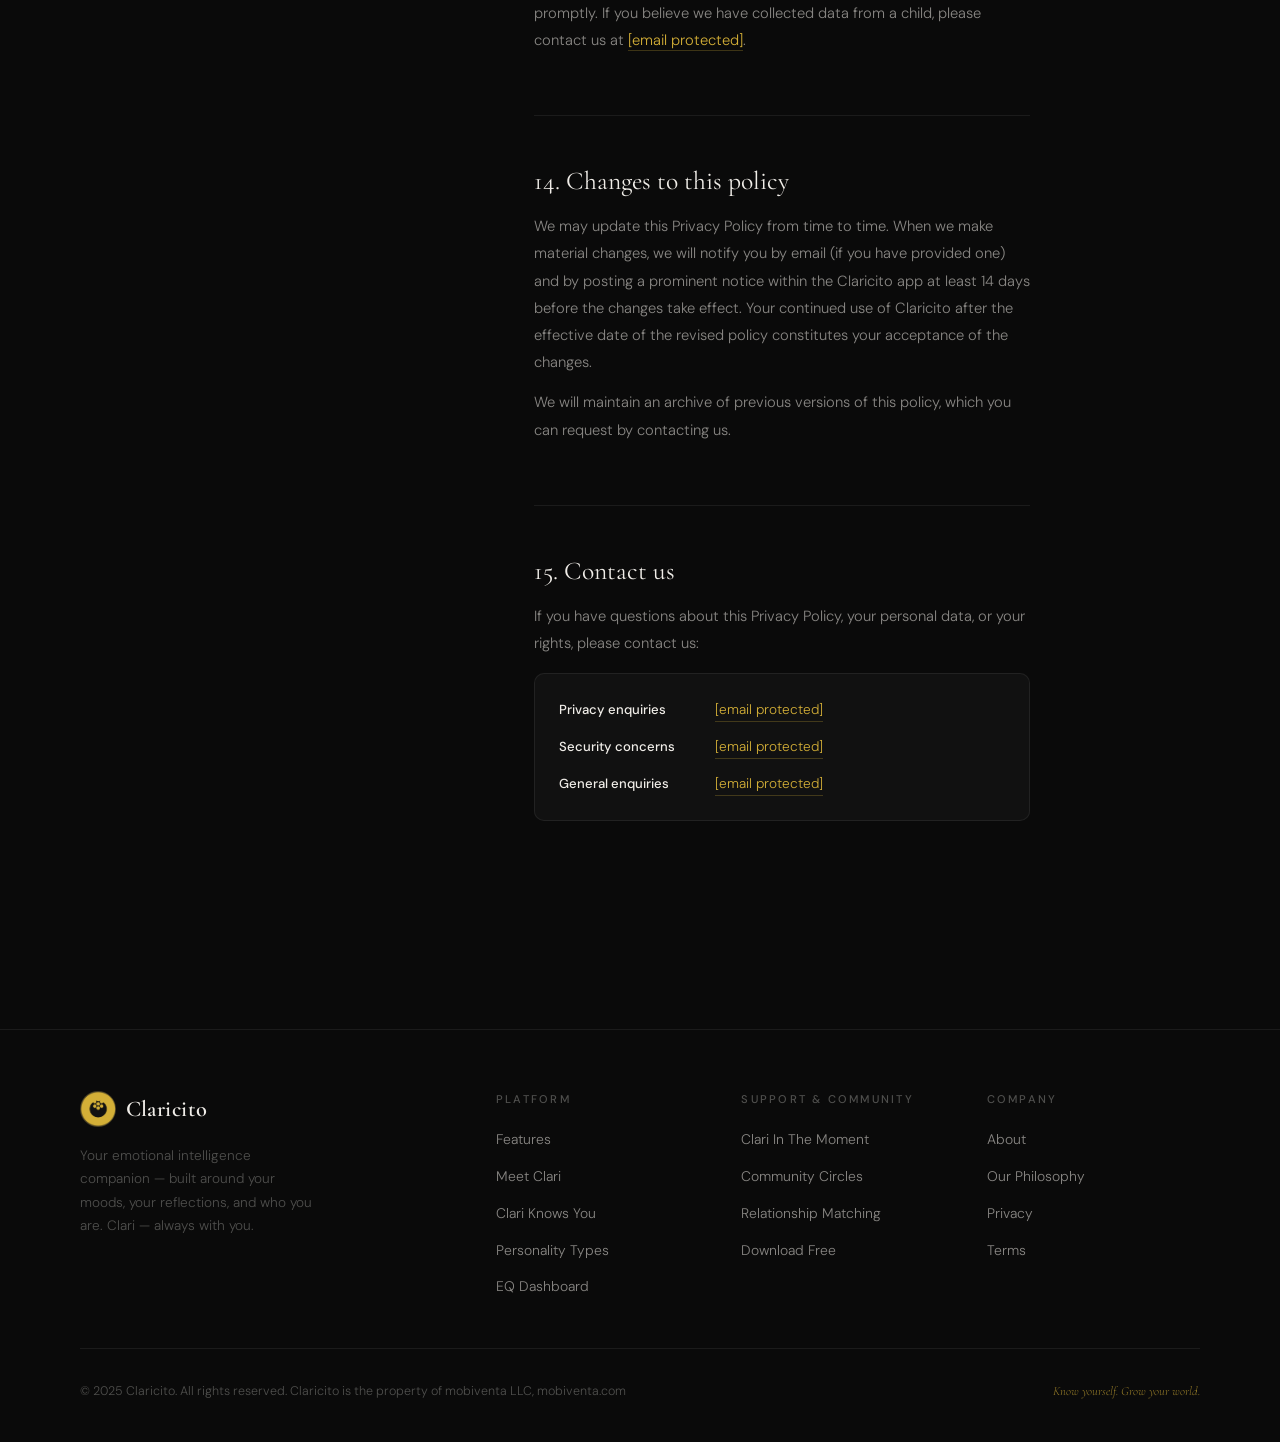
<file: website/privacy.html>
<!DOCTYPE html>
<html lang="en">
<head>
  <meta charset="UTF-8" />
  <meta name="viewport" content="width=device-width, initial-scale=1.0" />
  <title>Privacy Policy — Claricito</title>
  <meta name="description" content="Claricito's privacy policy. Your emotional data belongs to you — here is exactly what we collect, why, and how we protect it." />
  <link rel="preconnect" href="https://fonts.googleapis.com" />
  <link rel="preconnect" href="https://fonts.gstatic.com" crossorigin />
  <link href="https://fonts.googleapis.com/css2?family=Cormorant+Garamond:ital,wght@0,300;0,400;0,600;1,300;1,400&family=DM+Sans:wght@300;400;500&display=swap" rel="stylesheet" />
  <link rel="stylesheet" href="styles.css" />
  <link rel="stylesheet" href="pages.css" />
  <link rel="icon" type="image/png" href="favicon.png" />
  <link rel="apple-touch-icon" href="favicon.png" />
</head>
<body>

  <!-- NAV -->
  <nav class="nav scrolled" id="nav">
    <div class="nav-inner">
      <a href="index.html" class="nav-logo">
        <img src="logo.png" alt="Claricito" class="nav-logo-img" />
        <span class="logo-text">Claricito</span>
      </a>
      <ul class="nav-links">
        <li><a href="index.html#features">Features</a></li>
        <li><a href="index.html#clari">Meet Clari</a></li>
        <li><a href="about.html">About</a></li>
        <li><a href="philosophy.html">Philosophy</a></li>
        <li><a href="privacy.html" class="nav-active">Privacy</a></li>
      </ul>
      <a href="https://apps.apple.com/us/app/claricito/id6762101367" target="_blank" rel="noopener noreferrer" class="nav-cta">Download Free</a>
      <button class="nav-hamburger" id="hamburger" aria-label="Menu">
        <span></span><span></span><span></span>
      </button>
    </div>
  </nav>

  <!-- MOBILE MENU -->
  <div class="mobile-menu" id="mobileMenu">
    <ul>
      <li><a href="index.html#features" onclick="closeMobile()">Features</a></li>
      <li><a href="index.html#clari" onclick="closeMobile()">Meet Clari</a></li>
      <li><a href="about.html" onclick="closeMobile()">About</a></li>
      <li><a href="philosophy.html" onclick="closeMobile()">Philosophy</a></li>
      <li><a href="privacy.html" onclick="closeMobile()">Privacy</a></li>
      <li><a href="https://apps.apple.com/us/app/claricito/id6762101367" target="_blank" rel="noopener noreferrer" class="mobile-cta">Download Free</a></li>
    </ul>
  </div>

  <!-- PAGE HERO -->
  <section class="page-hero page-hero-legal">
    <div class="page-hero-bg">
      <div class="orb orb-2"></div>
      <div class="grain"></div>
    </div>
    <div class="container page-hero-content">
      <div class="page-breadcrumb">
        <a href="index.html">Home</a>
        <span>→</span>
        <span>Privacy Policy</span>
      </div>
      <h1 class="page-title">Privacy Policy</h1>
      <p class="page-subtitle">Your emotional data belongs to you. Here is exactly what we collect, why we collect it, and how we protect it.</p>
      <div class="legal-meta">
        <span>Effective date: 1 January 2025</span>
        <span>·</span>
        <span>Last updated: 1 January 2025</span>
      </div>
    </div>
  </section>

  <!-- MAIN CONTENT -->
  <main class="page-main">
    <div class="container page-container-legal">

      <div class="legal-toc">
        <h3>Contents</h3>
        <ol>
          <li><a href="#who-we-are">Who we are</a></li>
          <li><a href="#our-promise">Our privacy promise</a></li>
          <li><a href="#what-we-collect">What we collect and why</a></li>
          <li><a href="#sensitive-data">Sensitive emotional data</a></li>
          <li><a href="#how-we-use">How we use your data</a></li>
          <li><a href="#who-we-share">Who we share data with</a></li>
          <li><a href="#ai-and-clari">AI and Clari</a></li>
          <li><a href="#camera-mic">Camera, microphone, and environment sensing</a></li>
          <li><a href="#location">Location data</a></li>
          <li><a href="#your-rights">Your rights</a></li>
          <li><a href="#data-retention">Data retention</a></li>
          <li><a href="#security">Security</a></li>
          <li><a href="#children">Children</a></li>
          <li><a href="#changes">Changes to this policy</a></li>
          <li><a href="#contact">Contact</a></li>
        </ol>
      </div>

      <div class="legal-body">

        <section id="who-we-are" class="legal-section">
          <h2>1. Who we are</h2>
          <p>Claricito is an emotional intelligence platform. References to "Claricito," "we," "us," or "our" in this policy refer to the company that operates the Claricito application and website at claricito.com.</p>
          <p>This Privacy Policy applies to all personal data we collect when you use the Claricito mobile app, visit our website, or otherwise interact with our services.</p>
        </section>

        <section id="our-promise" class="legal-section">
          <h2>2. Our privacy promise</h2>
          <p>Before the legal detail, here is our plain-language commitment:</p>
          <div class="legal-promise-grid">
            <div class="legal-promise-card">
              <div class="lpc-icon">◆</div>
              <strong>We never sell your data</strong>
              <p>Your personal information and emotional data are never sold to third parties. Not to advertisers. Not to data brokers. Not to anyone.</p>
            </div>
            <div class="legal-promise-card">
              <div class="lpc-icon">◆</div>
              <strong>We never serve you ads</strong>
              <p>Claricito has no advertising model. Your emotional life does not fund our business. Your subscription does.</p>
            </div>
            <div class="legal-promise-card">
              <div class="lpc-icon">◆</div>
              <strong>Your emotional data is yours</strong>
              <p>Your moods, reflections, conversations with Clari, and emotional patterns belong to you. You can export or delete them at any time.</p>
            </div>
            <div class="legal-promise-card">
              <div class="lpc-icon">◆</div>
              <strong>No passive sensing</strong>
              <p>Camera, microphone, and environment features require your explicit consent every session. There is no background monitoring.</p>
            </div>
          </div>
        </section>

        <section id="what-we-collect" class="legal-section">
          <h2>3. What we collect and why</h2>

          <h3>3.1 Account information</h3>
          <p>When you create a Claricito account, we collect your name, email address, and the password you choose (stored as a secure hash — we never store your actual password). We use this to identify you, authenticate your sessions, and send you important service communications.</p>

          <h3>3.2 Profile and personality data</h3>
          <p>During onboarding and through ongoing use, we collect information you provide about yourself: your personality type, age range, life stage, core values, support preferences, energy patterns, and current stressors. We use this to personalise every aspect of your Claricito experience — the prompts Clari uses, the insights the EQ Dashboard surfaces, and the Community Circle we suggest for you.</p>

          <h3>3.3 Mood and reflection data</h3>
          <p>Your daily mood check-ins, reflection journal entries, emotional ratings, and selected emotional tags are collected and stored. This is the heart of your Claricito experience — it is what allows Clari to understand your emotional patterns over time and give you increasingly relevant support.</p>

          <h3>3.4 Conversation data</h3>
          <p>Your conversations with Clari are stored to provide session continuity and to allow Clari to reference previous conversations in future sessions. You can delete individual conversations or your complete conversation history at any time from within the app.</p>

          <h3>3.5 Usage data</h3>
          <p>We collect anonymised information about how you use the app — which features you access, how often, session duration, and similar technical data. This helps us understand what is working and what needs improvement. This data is aggregated and cannot be used to identify you individually.</p>

          <h3>3.6 Device and technical data</h3>
          <p>We collect your device type, operating system version, app version, and IP address for the purposes of providing the service, diagnosing technical issues, and preventing fraud. Your IP address is anonymised for analytics purposes.</p>
        </section>

        <section id="sensitive-data" class="legal-section">
          <h2>4. Sensitive emotional data</h2>
          <p>We recognise that mood data, mental health patterns, and emotional reflections are among the most sensitive categories of personal information that exist. We apply additional protections to this data:</p>
          <ul>
            <li>Emotional data is encrypted at rest and in transit using industry-standard encryption.</li>
            <li>Emotional data is accessible only to the systems required to provide your Claricito experience. No human Claricito employee has routine access to your individual emotional content.</li>
            <li>Emotional data is never used to create advertising profiles or shared with advertising networks.</li>
            <li>Aggregate, anonymised signals (for example, the proportion of users who log a particular emotion category in a given week) may be used internally to improve the product. These aggregates cannot be traced back to you.</li>
            <li>Individual emotional content — specific mood entries, reflection text, conversation transcripts — never appears in any admin or analytics view in identifiable form.</li>
          </ul>
        </section>

        <section id="how-we-use" class="legal-section">
          <h2>5. How we use your data</h2>
          <p>We use the data we collect for the following purposes:</p>
          <ul>
            <li><strong>Providing the service.</strong> Delivering your Claricito experience, including personalised Clari responses, EQ Dashboard insights, mood pattern analysis, and Community Circle participation.</li>
            <li><strong>Improving the service.</strong> Using aggregated, anonymised data to understand how the app is being used, identify areas for improvement, and develop new features.</li>
            <li><strong>Communicating with you.</strong> Sending service notifications, security alerts, and — with your consent — updates about new features and the app launch. You can opt out of non-essential communications at any time.</li>
            <li><strong>Safety and security.</strong> Detecting and preventing fraud, abuse, and violations of our Terms of Service.</li>
            <li><strong>Legal compliance.</strong> Complying with applicable laws, regulations, and valid legal requests.</li>
          </ul>
          <p>We do not use your data for advertising, do not create advertising profiles, and do not share your data with marketing platforms.</p>
        </section>

        <section id="who-we-share" class="legal-section">
          <h2>6. Who we share data with</h2>
          <p>We share personal data only in the following limited circumstances:</p>
          <h3>6.1 Service providers</h3>
          <p>We use trusted third-party services to operate Claricito — including cloud infrastructure (Amazon Web Services), push notification services (Apple APNs, Google FCM), payment processing (Apple App Store, Google Play Store, RevenueCat), and voice transcription (Deepgram). These providers process data only on our behalf and under strict contractual obligations that prohibit them from using your data for any other purpose.</p>
          <h3>6.2 AI providers</h3>
          <p>Clari's conversational intelligence is powered by AI models provided by Anthropic (Claude) and Amazon Web Services (Amazon Bedrock). When you have a conversation with Clari, relevant context from your conversation and user model is sent to these providers to generate Clari's response. We have contractual agreements with our AI providers that prohibit them from using your data for model training or any purpose other than generating your response.</p>
          <h3>6.3 Legal requirements</h3>
          <p>We may disclose personal data if required to do so by law, court order, or governmental authority, or if we believe in good faith that disclosure is necessary to protect the rights, property, or safety of Claricito, our users, or others.</p>
          <h3>6.4 Business transfers</h3>
          <p>If Claricito is acquired by or merged with another company, your data may be transferred as part of that transaction. We will notify you of any such transfer and your rights with respect to your data.</p>
          <p><strong>We never share your data with advertisers, data brokers, or any third party for commercial purposes.</strong></p>
        </section>

        <section id="ai-and-clari" class="legal-section">
          <h2>7. AI and Clari</h2>
          <p>Clari's responses are generated by AI. Here is what that means in practice for your privacy:</p>
          <ul>
            <li>When you start a conversation with Clari, relevant signals from your user profile — your personality type, recent mood, active stressors, and session context — are assembled into a prompt and sent to our AI provider to generate Clari's response.</li>
            <li>Your raw conversation text is included in the prompt when you are mid-conversation, so Clari can respond to what you have said.</li>
            <li>This data is used only to generate your response. It is not used to train AI models. Our AI provider agreements prohibit this explicitly.</li>
            <li>Sensitive identity signals — your age range, gender, and life stage — are used to personalise Clari's responses but are never logged as part of analytics events.</li>
            <li>Clari never makes diagnostic claims and is not a substitute for professional mental health care.</li>
          </ul>
        </section>

        <section id="camera-mic" class="legal-section">
          <h2>8. Camera, microphone, and environment sensing</h2>
          <p>Claricito offers optional features — Scene Check, Facial Emotions, and Ambient Session — that use your device's camera and microphone. These features are governed by the following rules:</p>
          <ul>
            <li><strong>Always user-initiated.</strong> You must explicitly start each session. There is no passive or background sensing of any kind.</li>
            <li><strong>Active indicator always visible.</strong> When camera or microphone access is active, an in-app indicator is displayed at all times.</li>
            <li><strong>Separate consent per feature.</strong> Consent for front-facing camera (Facial Emotions) is separate from consent for environment camera (Scene Check) and separate from microphone consent (Ambient Session).</li>
            <li><strong>Ephemeral by default.</strong> Raw video and audio are processed in real time and discarded immediately by default. Only structured insights — emotional signals derived from the media — may be retained, and only with your explicit choice to save the session.</li>
            <li><strong>No face recognition.</strong> Claricito does not perform facial recognition or biometric identification of any kind. Facial emotion signals are classifications (e.g., tension, fatigue) — not identity-linked records.</li>
            <li><strong>Third-party capture.</strong> If your camera captures other people — for example, when using Scene Check in a shared environment — we apply stricter processing restrictions. Incidental capture of third parties is processed for environmental context only (crowd density, visual chaos) and is never used to identify or profile individuals.</li>
          </ul>
        </section>

        <section id="location" class="legal-section">
          <h2>9. Location data</h2>
          <p>Claricito can optionally use your device's location to understand the places that matter in your day — such as home, work, or the gym — so Clari can offer more personally relevant support at the right moments.</p>
          <ul>
            <li><strong>What we collect.</strong> When you grant location permission, we collect your device's GPS coordinates while the app is in use. We convert those coordinates into place-level signals (e.g., "at home", "at work") using labels you confirm or assign yourself. Your raw coordinates are used only to derive these place signals and are not stored beyond the immediate request.</li>
            <li><strong>What we store.</strong> We store only the place-level signals and your chosen place labels — not your precise GPS coordinates. Place history is used to personalise Clari's context and is retained until you delete your account.</li>
            <li><strong>Foreground only.</strong> Location access is used only while the app is open ("When In Use"). We do not request background location access.</li>
            <li><strong>Always optional.</strong> Location permission is never required to use Claricito. You can grant, restrict, or revoke location access at any time from your device Settings.</li>
            <li><strong>Never shared.</strong> Location-derived data is never shared with advertisers, data brokers, or third parties for any commercial purpose.</li>
          </ul>
        </section>

        <section id="your-rights" class="legal-section">
          <h2>10. Your rights</h2>
          <p>Depending on where you are located, you may have the following rights with respect to your personal data:</p>
          <ul>
            <li><strong>Access.</strong> The right to request a copy of the personal data we hold about you.</li>
            <li><strong>Correction.</strong> The right to request correction of inaccurate or incomplete personal data.</li>
            <li><strong>Deletion.</strong> The right to request deletion of your personal data. You can delete your account and all associated data directly from within the Claricito app at any time.</li>
            <li><strong>Portability.</strong> The right to receive your personal data in a structured, machine-readable format.</li>
            <li><strong>Restriction.</strong> The right to request that we restrict the processing of your personal data in certain circumstances.</li>
            <li><strong>Objection.</strong> The right to object to the processing of your personal data for certain purposes.</li>
            <li><strong>Withdrawal of consent.</strong> Where we process your data on the basis of consent, you have the right to withdraw that consent at any time without affecting the lawfulness of processing based on consent before withdrawal.</li>
          </ul>
          <p>To exercise any of these rights, contact us at <a href="/cdn-cgi/l/email-protection#8afaf8e3fcebe9f3cae9e6ebf8e3e9e3fee5a4e9e5e7"><span class="__cf_email__" data-cfemail="314143584750524871525d5043585258455e1f525e5c">[email&#160;protected]</span></a>. We will respond within 30 days.</p>
        </section>

        <section id="data-retention" class="legal-section">
          <h2>11. Data retention</h2>
          <p>We retain your personal data for as long as your account is active or as needed to provide you with the service. Specific retention periods:</p>
          <ul>
            <li><strong>Account data</strong> — retained until you delete your account.</li>
            <li><strong>Mood and reflection data</strong> — retained until you delete your account or individually delete entries within the app.</li>
            <li><strong>Conversation data</strong> — retained until you delete your account or delete individual conversations within the app.</li>
            <li><strong>Raw video and audio</strong> — discarded immediately after processing by default. Retained only if you explicitly choose to save a session, and for no longer than 30 days after that choice.</li>
            <li><strong>Usage analytics</strong> — retained in anonymised, aggregated form for up to 2 years.</li>
            <li><strong>Legal hold data</strong> — retained for as long as required by applicable law.</li>
          </ul>
          <p>When you delete your account, all personal data is deleted from our systems within 30 days, except where retention is required by law.</p>
        </section>

        <section id="security" class="legal-section">
          <h2>12. Security</h2>
          <p>We implement and maintain appropriate technical and organisational measures to protect your personal data against unauthorised access, disclosure, alteration, or destruction. These include:</p>
          <ul>
            <li>Encryption of data in transit using TLS 1.2 or higher.</li>
            <li>Encryption of personal data at rest using AES-256.</li>
            <li>Access controls limiting employee access to personal data to those with a specific business need.</li>
            <li>Regular security assessments and penetration testing.</li>
            <li>Incident response procedures for prompt detection and notification of data breaches.</li>
          </ul>
          <p>No method of electronic transmission or storage is 100% secure. If you believe your account has been compromised, contact us immediately at <a href="/cdn-cgi/l/email-protection#5a293f392f28332e231a39363b283339332e3574393537"><span class="__cf_email__" data-cfemail="ee9d8b8d9b9c879a97ae8d828f9c878d879a81c08d8183">[email&#160;protected]</span></a>.</p>
        </section>

        <section id="children" class="legal-section">
          <h2>13. Children</h2>
          <p>Claricito is not directed at children under the age of 13 (or under 16 in the European Union). We do not knowingly collect personal data from children. If we become aware that we have collected personal data from a child without verifiable parental consent, we will take steps to delete that data promptly. If you believe we have collected data from a child, please contact us at <a href="/cdn-cgi/l/email-protection#92e2e0fbe4f3f1ebd2f1fef3e0fbf1fbe6fdbcf1fdff"><span class="__cf_email__" data-cfemail="0676746f7067657f46656a67746f656f72692865696b">[email&#160;protected]</span></a>.</p>
        </section>

        <section id="changes" class="legal-section">
          <h2>14. Changes to this policy</h2>
          <p>We may update this Privacy Policy from time to time. When we make material changes, we will notify you by email (if you have provided one) and by posting a prominent notice within the Claricito app at least 14 days before the changes take effect. Your continued use of Claricito after the effective date of the revised policy constitutes your acceptance of the changes.</p>
          <p>We will maintain an archive of previous versions of this policy, which you can request by contacting us.</p>
        </section>

        <section id="contact" class="legal-section">
          <h2>15. Contact us</h2>
          <p>If you have questions about this Privacy Policy, your personal data, or your rights, please contact us:</p>
          <div class="legal-contact">
            <div class="legal-contact-item">
              <strong>Privacy enquiries</strong>
              <a href="/cdn-cgi/l/email-protection#e595978c9384869ca5868984978c868c918acb868a88"><span class="__cf_email__" data-cfemail="f686849f8097958fb6959a97849f959f8299d895999b">[email&#160;protected]</span></a>
            </div>
            <div class="legal-contact-item">
              <strong>Security concerns</strong>
              <a href="/cdn-cgi/l/email-protection#deadbbbdabacb7aaa79ebdb2bfacb7bdb7aab1f0bdb1b3"><span class="__cf_email__" data-cfemail="1764727462657e636e57747b76657e747e63783974787a">[email&#160;protected]</span></a>
            </div>
            <div class="legal-contact-item">
              <strong>General enquiries</strong>
              <a href="/cdn-cgi/l/email-protection#7c14191010133c1f101d0e151f150813521f1311"><span class="__cf_email__" data-cfemail="f79f929b9b98b7949b96859e949e8398d994989a">[email&#160;protected]</span></a>
            </div>
          </div>
        </section>

      </div>
    </div>
  </main>

  <!-- FOOTER -->
  <footer class="footer">
    <div class="container">
      <div class="footer-top">
        <div class="footer-brand">
          <a href="index.html" class="nav-logo">
            <img src="logo.png" alt="Claricito" class="nav-logo-img" />
            <span class="logo-text">Claricito</span>
          </a>
          <p>Your emotional intelligence companion — built around your moods, your reflections, and who you are. Clari — always with you.</p>
        </div>
        <div class="footer-links">
          <div class="footer-col">
            <h5>Platform</h5>
            <ul>
              <li><a href="index.html#features">Features</a></li>
              <li><a href="index.html#clari">Meet Clari</a></li>
              <li><a href="index.html#knows-you">Clari Knows You</a></li>
              <li><a href="index.html#personality">Personality Types</a></li>
              <li><a href="index.html#dashboard">EQ Dashboard</a></li>
            </ul>
          </div>
          <div class="footer-col">
            <h5>Support &amp; Community</h5>
            <ul>
              <li><a href="index.html#support">Clari In The Moment</a></li>
              <li><a href="index.html#community">Community Circles</a></li>
              <li><a href="index.html#relationship">Relationship Matching</a></li>
              <li><a href="https://apps.apple.com/us/app/claricito/id6762101367" target="_blank" rel="noopener noreferrer">Download Free</a></li>
            </ul>
          </div>
          <div class="footer-col">
            <h5>Company</h5>
            <ul>
              <li><a href="about.html">About</a></li>
              <li><a href="philosophy.html">Our Philosophy</a></li>
              <li><a href="privacy.html">Privacy</a></li>
              <li><a href="terms.html">Terms</a></li>
            </ul>
          </div>
        </div>
      </div>
      <div class="footer-bottom">
        <p>&copy; <span id="copyright-year">2025</span> Claricito. All rights reserved.
          Claricito is the property of mobiventa LLC, <a href="https://mobiventa.com" target="_blank" rel="noopener noreferrer" class="footer-legal-link">mobiventa.com</a></p>
        <p class="footer-tagline">Know yourself. Grow your world.</p>
      </div>
    </div>
  </footer>

  <script src="pages.js"></script>
</body>
</html>
</file>
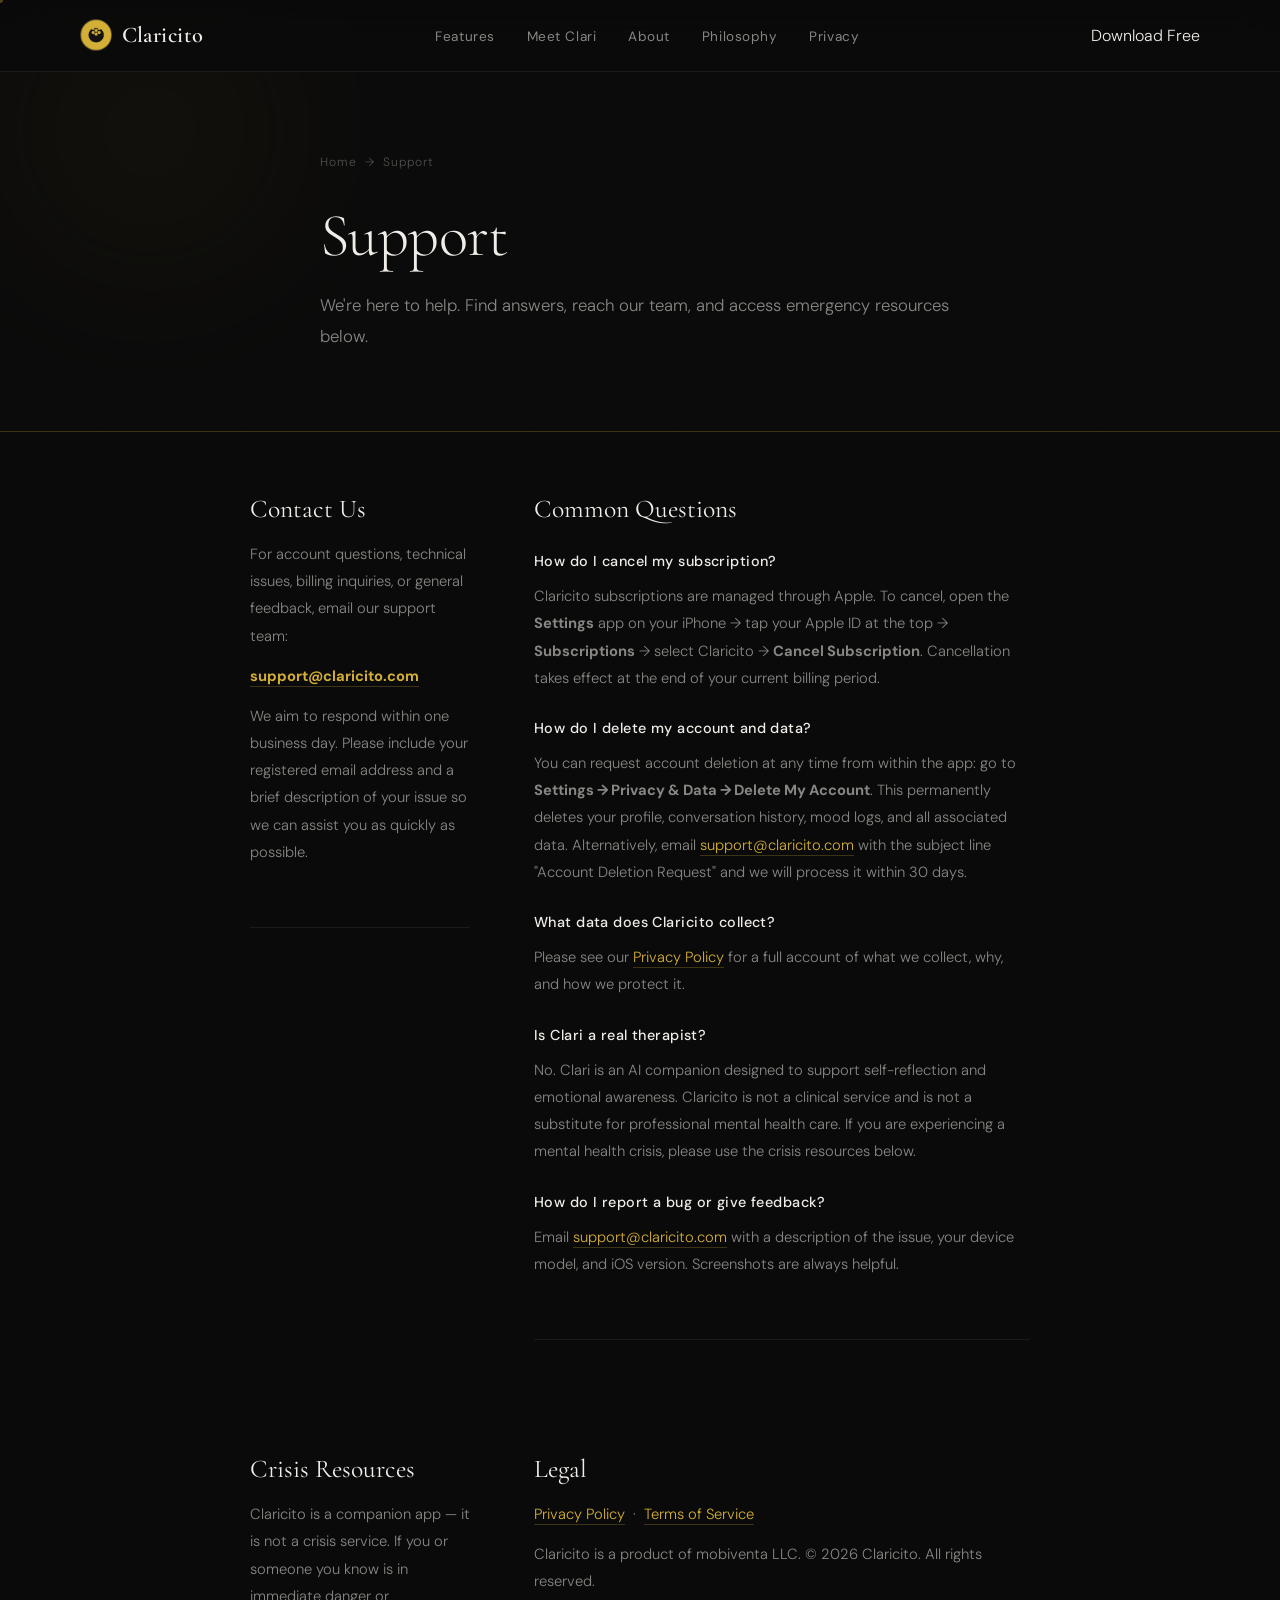
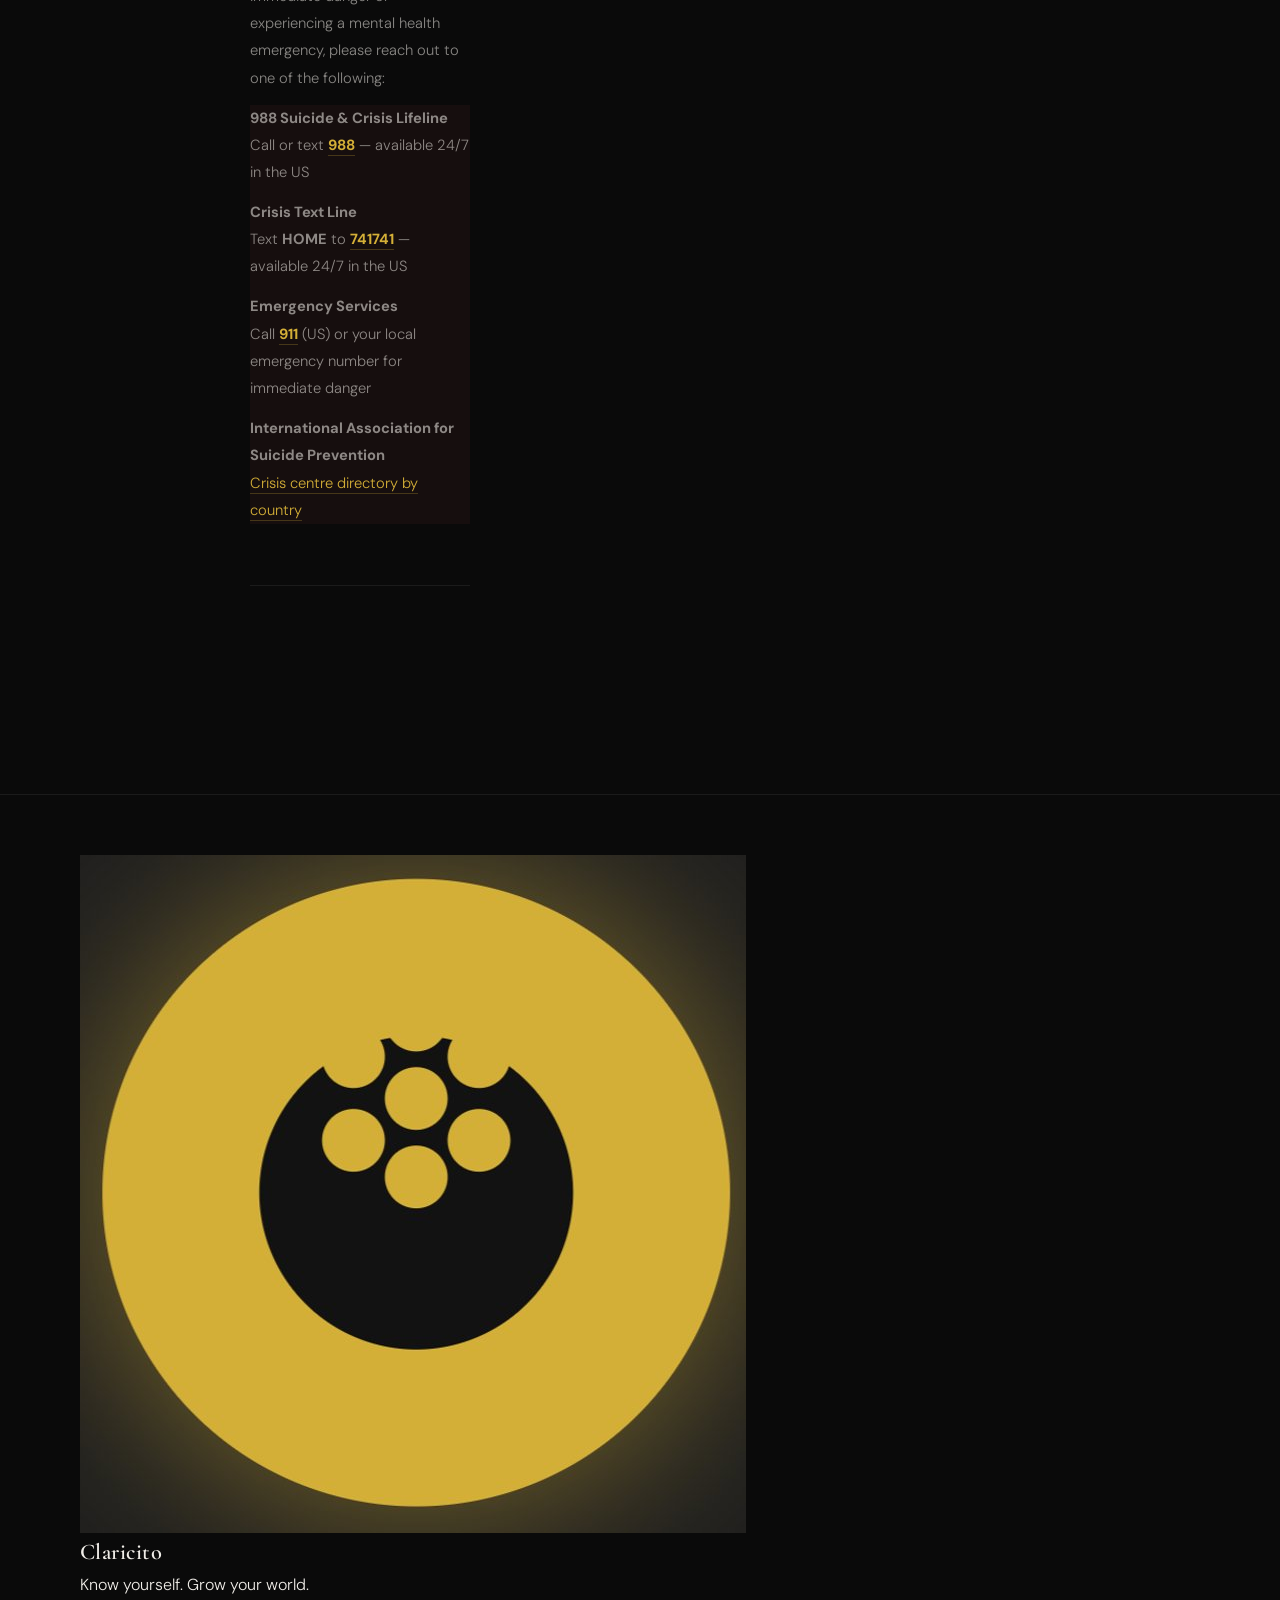
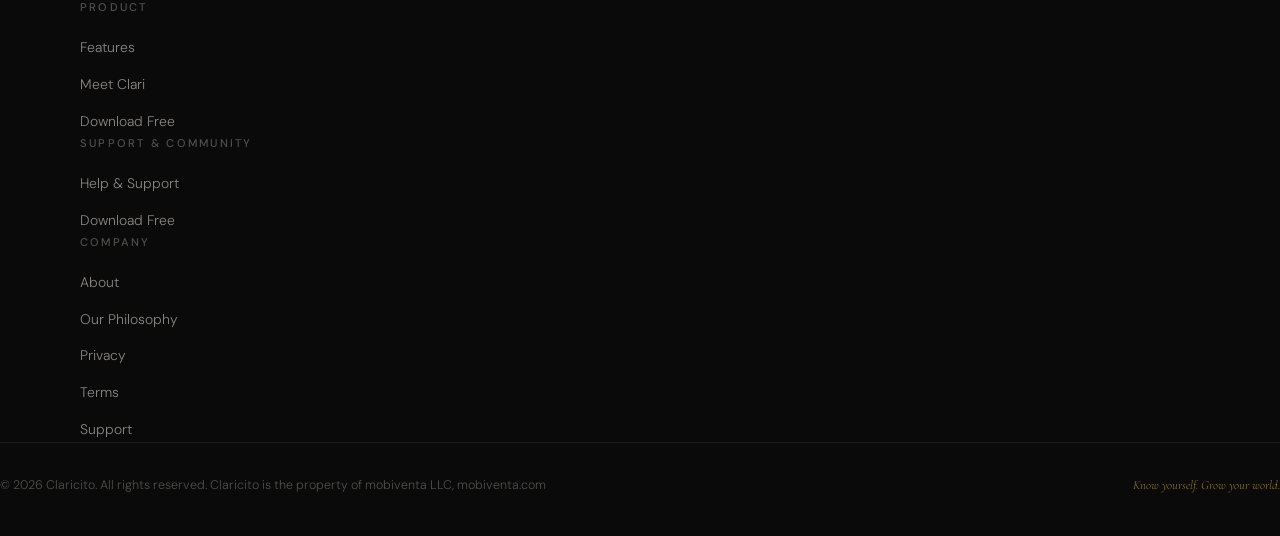
<file: website/support.html>
<!DOCTYPE html>
<html lang="en">
<head>
  <meta charset="UTF-8" />
  <meta name="viewport" content="width=device-width, initial-scale=1.0" />
  <title>Support — Claricito</title>
  <meta name="description" content="Get help with Claricito. Contact our support team, find answers to common questions, and access crisis resources." />
  <link rel="preconnect" href="https://fonts.googleapis.com" />
  <link rel="preconnect" href="https://fonts.gstatic.com" crossorigin />
  <link href="https://fonts.googleapis.com/css2?family=Cormorant+Garamond:ital,wght@0,300;0,400;0,600;1,300;1,400&family=DM+Sans:wght@300;400;500&display=swap" rel="stylesheet" />
  <link rel="stylesheet" href="styles.css" />
  <link rel="stylesheet" href="pages.css" />
  <link rel="icon" type="image/png" href="favicon.png" />
  <link rel="apple-touch-icon" href="favicon.png" />
</head>
<body>

  <!-- NAV -->
  <nav class="nav scrolled" id="nav">
    <div class="nav-inner">
      <a href="index.html" class="nav-logo">
        <img src="logo.png" alt="Claricito" class="nav-logo-img" />
        <span class="logo-text">Claricito</span>
      </a>
      <ul class="nav-links">
        <li><a href="index.html#features">Features</a></li>
        <li><a href="index.html#clari">Meet Clari</a></li>
        <li><a href="about.html">About</a></li>
        <li><a href="philosophy.html">Philosophy</a></li>
        <li><a href="privacy.html">Privacy</a></li>
      </ul>
      <a href="https://apps.apple.com/us/app/claricito/id6762101367" target="_blank" rel="noopener noreferrer" class="nav-cta">Download Free</a>
      <button class="nav-hamburger" id="hamburger" aria-label="Menu">
        <span></span><span></span><span></span>
      </button>
    </div>
  </nav>

  <!-- MOBILE MENU -->
  <div class="mobile-menu" id="mobileMenu">
    <ul>
      <li><a href="index.html#features" onclick="closeMobile()">Features</a></li>
      <li><a href="index.html#clari" onclick="closeMobile()">Meet Clari</a></li>
      <li><a href="about.html" onclick="closeMobile()">About</a></li>
      <li><a href="philosophy.html" onclick="closeMobile()">Philosophy</a></li>
      <li><a href="privacy.html" onclick="closeMobile()">Privacy</a></li>
      <li><a href="https://apps.apple.com/us/app/claricito/id6762101367" target="_blank" rel="noopener noreferrer" class="mobile-cta">Download Free</a></li>
    </ul>
  </div>

  <!-- PAGE HERO -->
  <section class="page-hero page-hero-legal">
    <div class="page-hero-bg">
      <div class="orb orb-2"></div>
      <div class="grain"></div>
    </div>
    <div class="container page-hero-content">
      <div class="page-breadcrumb">
        <a href="index.html">Home</a>
        <span>→</span>
        <span>Support</span>
      </div>
      <h1 class="page-title">Support</h1>
      <p class="page-subtitle">We're here to help. Find answers, reach our team, and access emergency resources below.</p>
    </div>
  </section>

  <!-- MAIN CONTENT -->
  <main class="page-main">
    <div class="container page-container-legal">

      <!-- Contact -->
      <section class="legal-section" id="contact">
        <h2>Contact Us</h2>
        <p>For account questions, technical issues, billing inquiries, or general feedback, email our support team:</p>
        <p><strong><a href="mailto:support@claricito.com">support@claricito.com</a></strong></p>
        <p>We aim to respond within one business day. Please include your registered email address and a brief description of your issue so we can assist you as quickly as possible.</p>
      </section>

      <!-- Common questions -->
      <section class="legal-section" id="faq">
        <h2>Common Questions</h2>

        <h3>How do I cancel my subscription?</h3>
        <p>Claricito subscriptions are managed through Apple. To cancel, open the <strong>Settings</strong> app on your iPhone → tap your Apple ID at the top → <strong>Subscriptions</strong> → select Claricito → <strong>Cancel Subscription</strong>. Cancellation takes effect at the end of your current billing period.</p>

        <h3>How do I delete my account and data?</h3>
        <p>You can request account deletion at any time from within the app: go to <strong>Settings → Privacy & Data → Delete My Account</strong>. This permanently deletes your profile, conversation history, mood logs, and all associated data. Alternatively, email <a href="mailto:support@claricito.com">support@claricito.com</a> with the subject line "Account Deletion Request" and we will process it within 30 days.</p>

        <h3>What data does Claricito collect?</h3>
        <p>Please see our <a href="privacy.html">Privacy Policy</a> for a full account of what we collect, why, and how we protect it.</p>

        <h3>Is Clari a real therapist?</h3>
        <p>No. Clari is an AI companion designed to support self-reflection and emotional awareness. Claricito is not a clinical service and is not a substitute for professional mental health care. If you are experiencing a mental health crisis, please use the crisis resources below.</p>

        <h3>How do I report a bug or give feedback?</h3>
        <p>Email <a href="mailto:support@claricito.com">support@claricito.com</a> with a description of the issue, your device model, and iOS version. Screenshots are always helpful.</p>
      </section>

      <!-- Crisis resources -->
      <section class="legal-section" id="crisis">
        <h2>Crisis Resources</h2>
        <p>Claricito is a companion app — it is not a crisis service. If you or someone you know is in immediate danger or experiencing a mental health emergency, please reach out to one of the following:</p>

        <div class="legal-box" style="border-color: rgba(255,107,107,0.35); background: rgba(255,107,107,0.05);">
          <p><strong>988 Suicide &amp; Crisis Lifeline</strong><br />
          Call or text <a href="tel:988"><strong>988</strong></a> — available 24/7 in the US</p>

          <p><strong>Crisis Text Line</strong><br />
          Text <strong>HOME</strong> to <a href="sms:741741"><strong>741741</strong></a> — available 24/7 in the US</p>

          <p><strong>Emergency Services</strong><br />
          Call <a href="tel:911"><strong>911</strong></a> (US) or your local emergency number for immediate danger</p>

          <p><strong>International Association for Suicide Prevention</strong><br />
          <a href="https://www.iasp.info/resources/Crisis_Centres/" target="_blank" rel="noopener noreferrer">Crisis centre directory by country</a></p>
        </div>
      </section>

      <!-- Privacy & Terms links -->
      <section class="legal-section" id="legal">
        <h2>Legal</h2>
        <p>
          <a href="privacy.html">Privacy Policy</a> &nbsp;·&nbsp;
          <a href="terms.html">Terms of Service</a>
        </p>
        <p>Claricito is a product of mobiventa LLC. &copy; <span id="footer-year">2025</span> Claricito. All rights reserved.</p>
      </section>

    </div>
  </main>

  <!-- FOOTER -->
  <footer class="footer">
    <div class="container">
      <div class="footer-grid">
        <div class="footer-col footer-brand-col">
          <a href="index.html" class="footer-logo">
            <img src="logo.png" alt="Claricito" class="footer-logo-img" />
            <span class="logo-text">Claricito</span>
          </a>
          <p class="footer-tagline-sub">Know yourself. Grow your world.</p>
        </div>
        <div class="footer-col">
          <h5>Product</h5>
          <ul>
            <li><a href="index.html#features">Features</a></li>
            <li><a href="index.html#clari">Meet Clari</a></li>
            <li><a href="https://apps.apple.com/us/app/claricito/id6762101367" target="_blank" rel="noopener noreferrer">Download Free</a></li>
          </ul>
        </div>
        <div class="footer-col">
          <h5>Support &amp; Community</h5>
          <ul>
            <li><a href="support.html">Help &amp; Support</a></li>
            <li><a href="https://apps.apple.com/us/app/claricito/id6762101367" target="_blank" rel="noopener noreferrer">Download Free</a></li>
          </ul>
        </div>
        <div class="footer-col">
          <h5>Company</h5>
          <ul>
            <li><a href="about.html">About</a></li>
            <li><a href="philosophy.html">Our Philosophy</a></li>
            <li><a href="privacy.html">Privacy</a></li>
            <li><a href="terms.html">Terms</a></li>
            <li><a href="support.html">Support</a></li>
          </ul>
        </div>
      </div>
    </div>
    <div class="footer-bottom">
      <p>&copy; <span id="copyright-year">2025</span> Claricito. All rights reserved.
        Claricito is the property of mobiventa LLC, <a href="https://mobiventa.com" target="_blank" rel="noopener noreferrer" class="footer-legal-link">mobiventa.com</a></p>
      <p class="footer-tagline">Know yourself. Grow your world.</p>
    </div>
  </footer>

  <script src="pages.js"></script>
  <script>
    // Update copyright year
    const y = new Date().getFullYear();
    document.querySelectorAll('#copyright-year, #footer-year').forEach(el => el.textContent = y);
  </script>
</body>
</html>
</file>
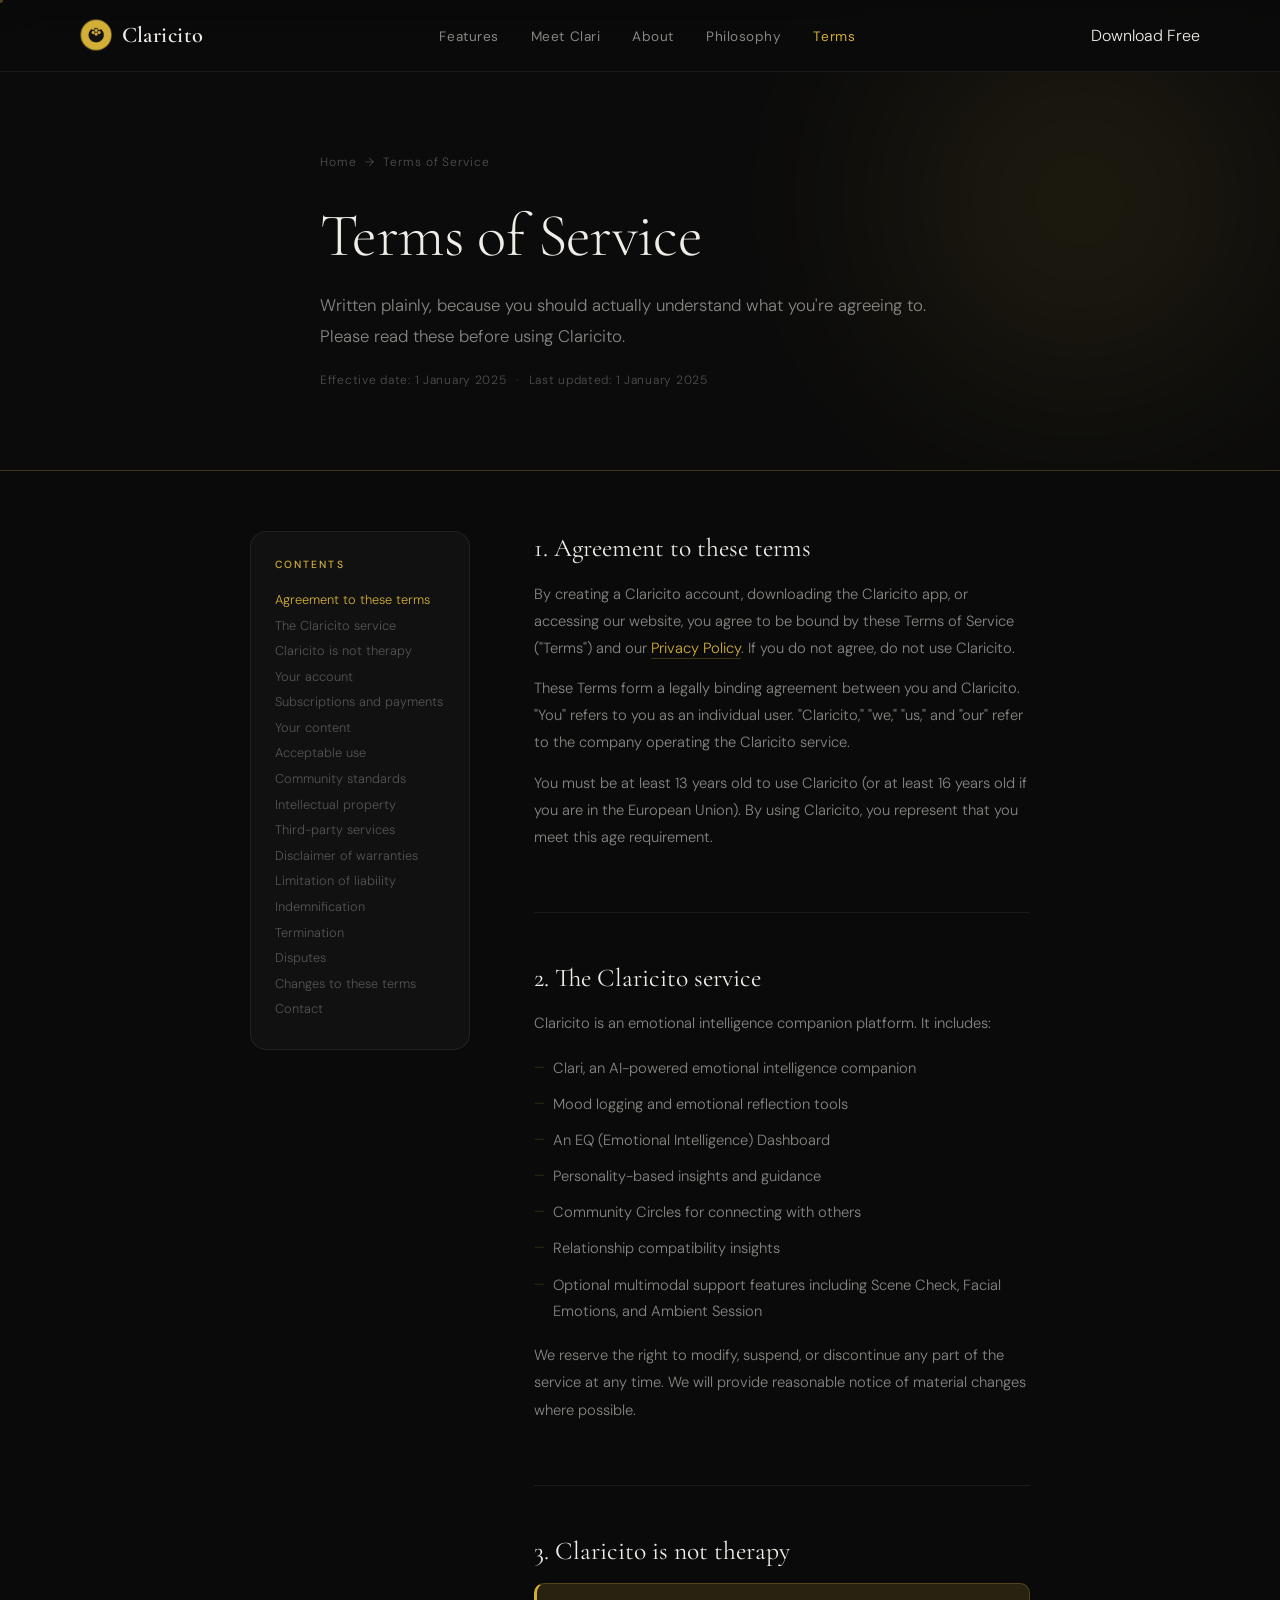
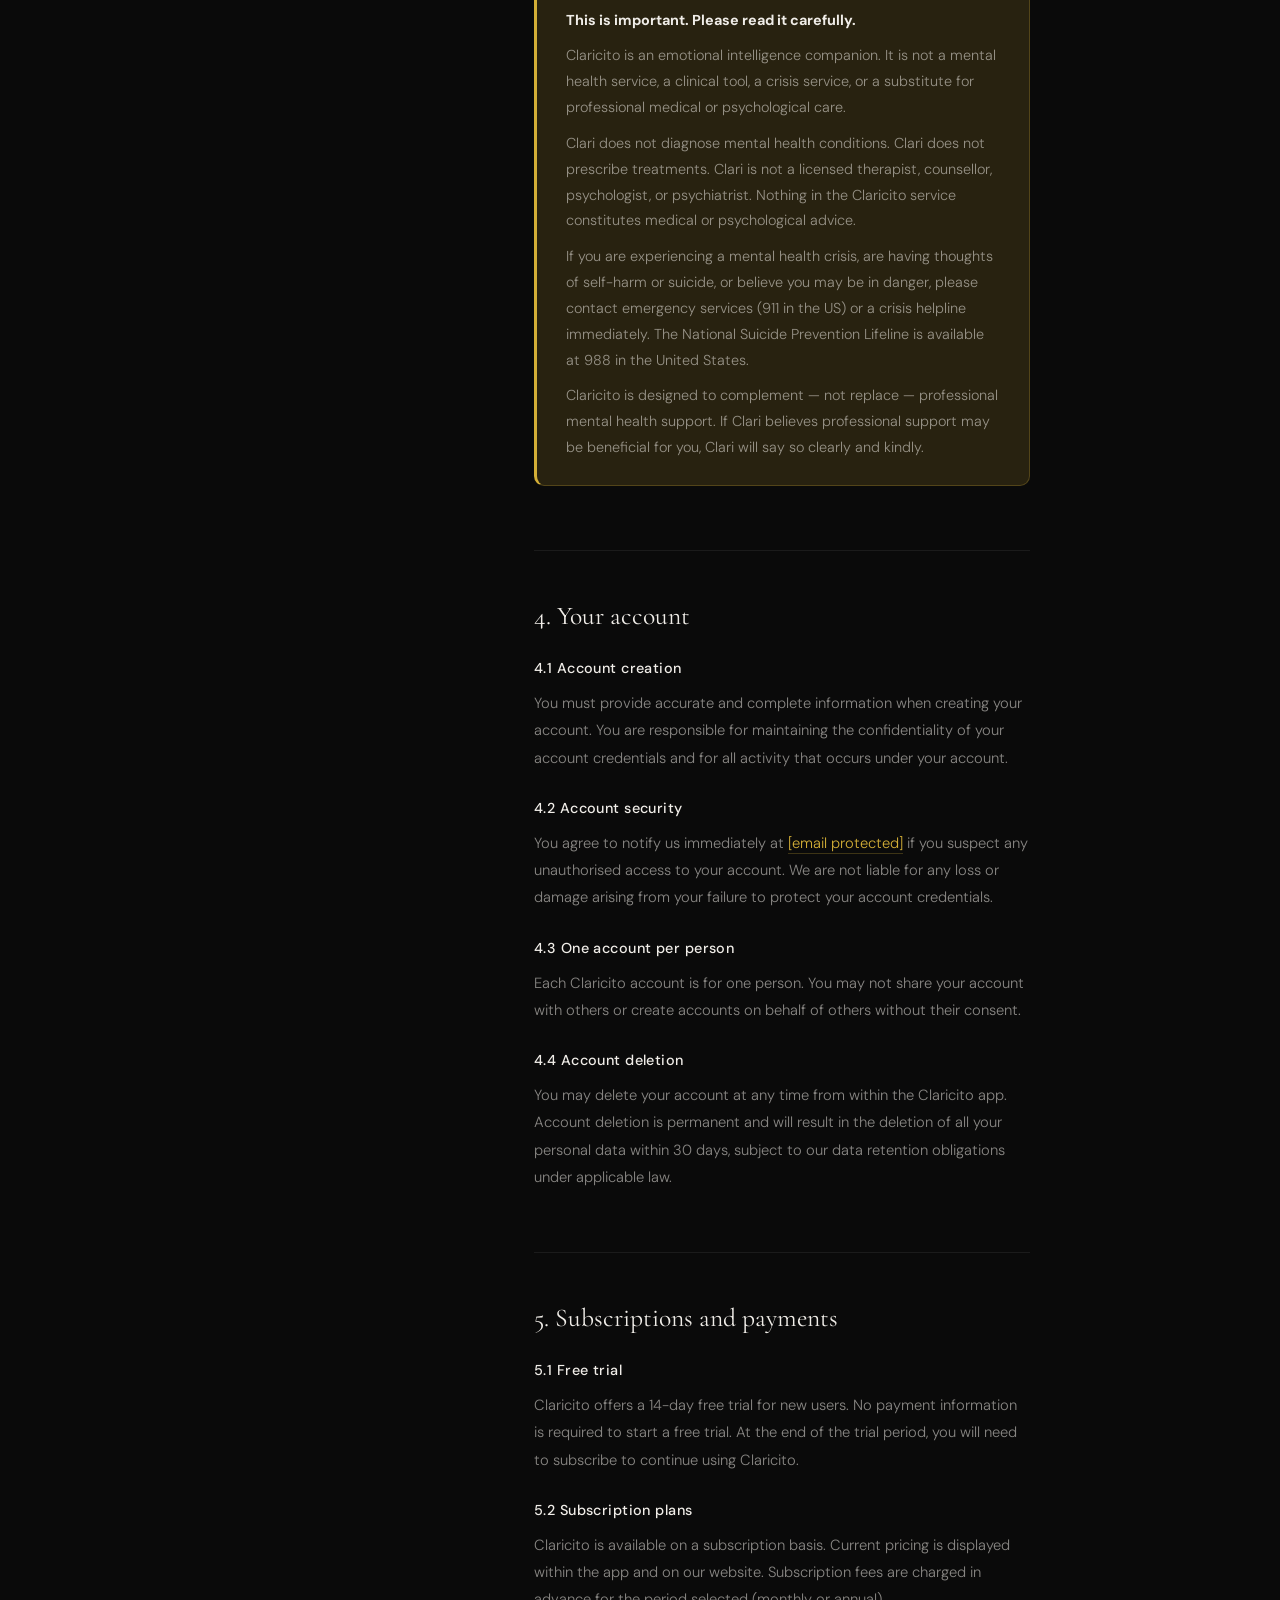
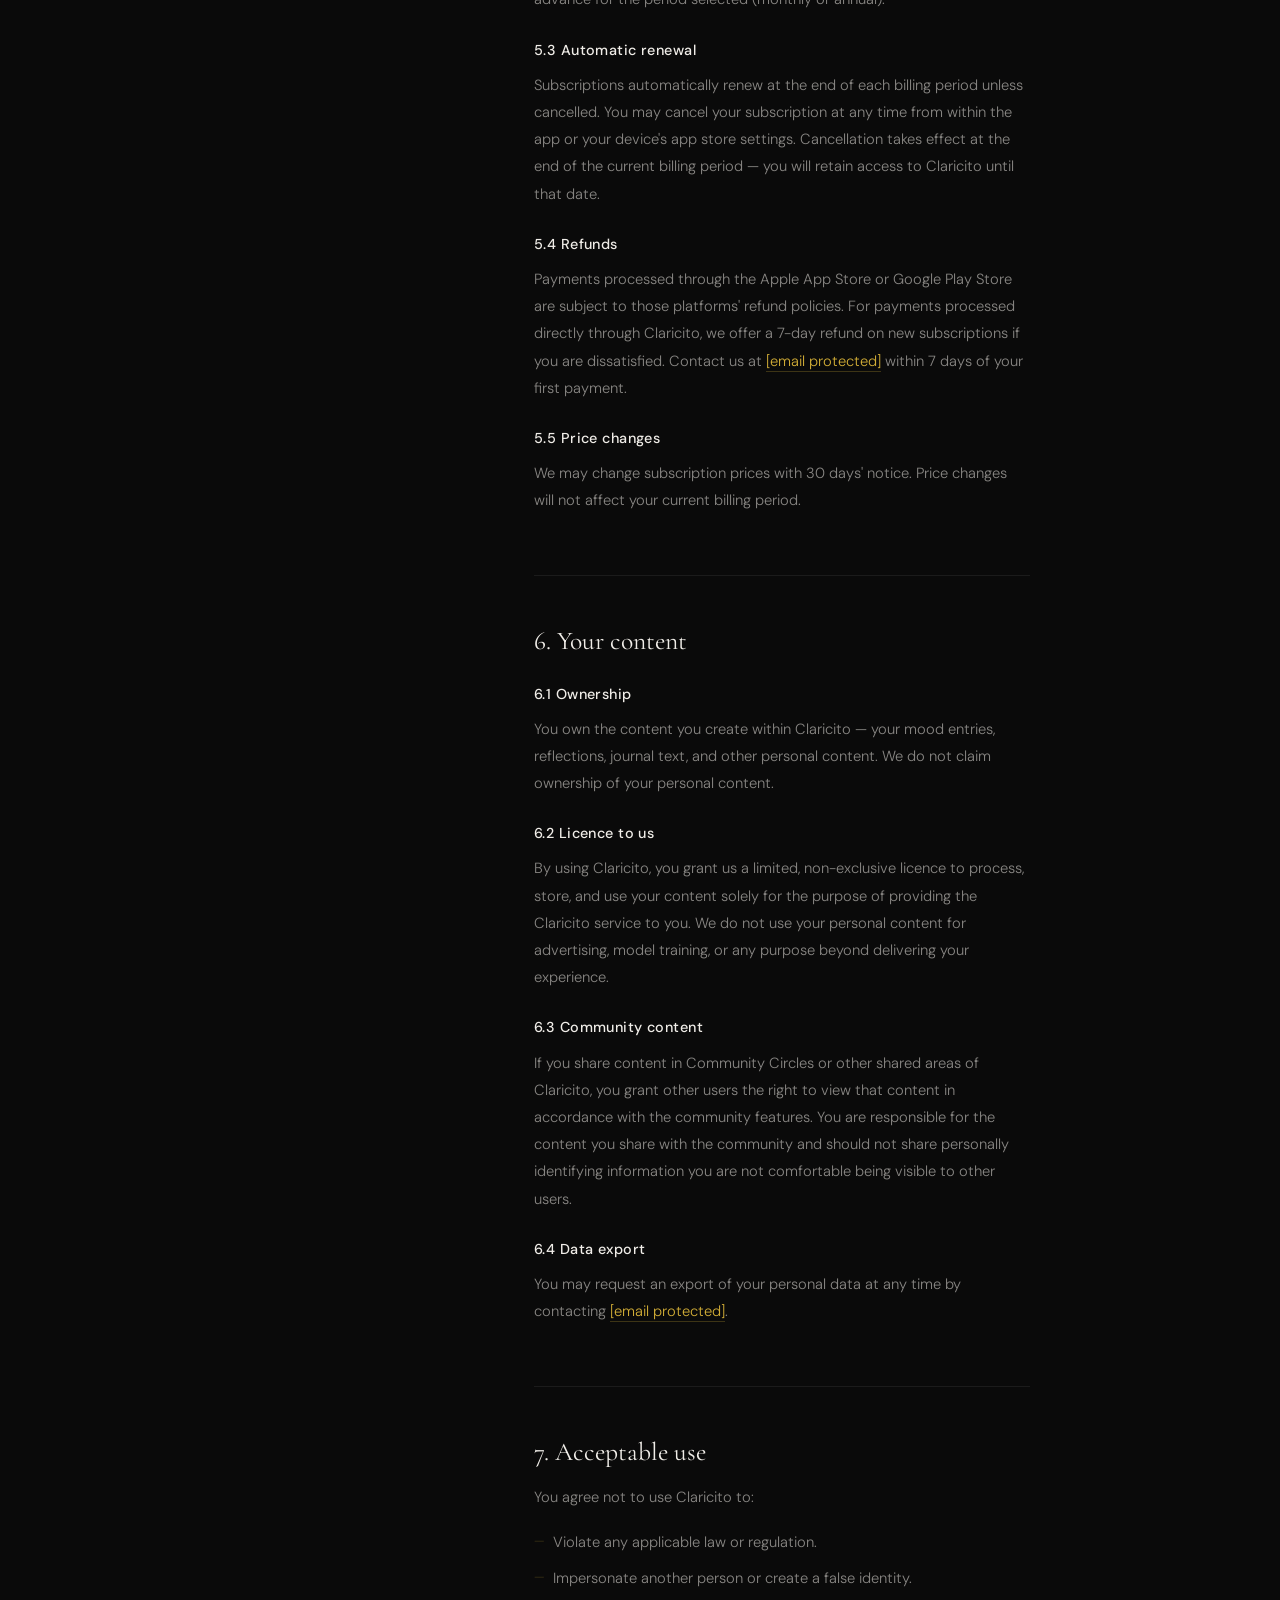
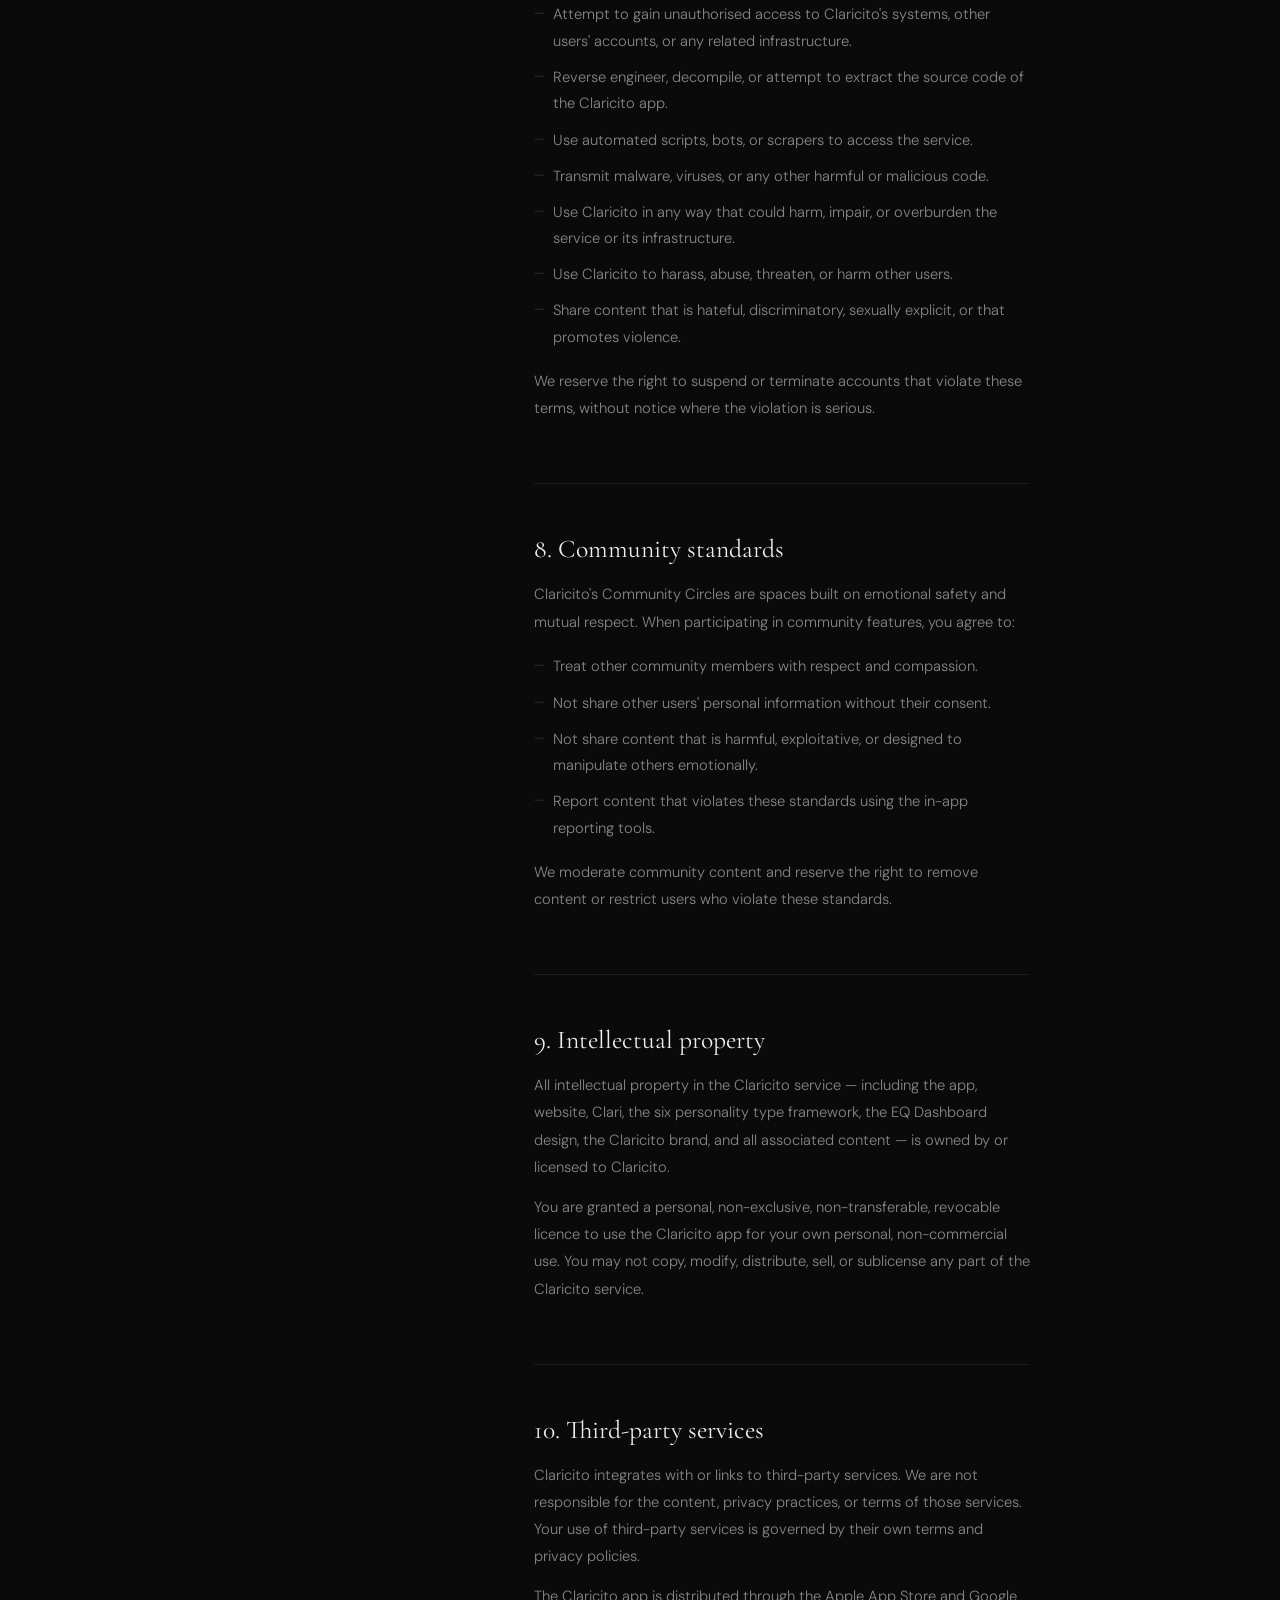
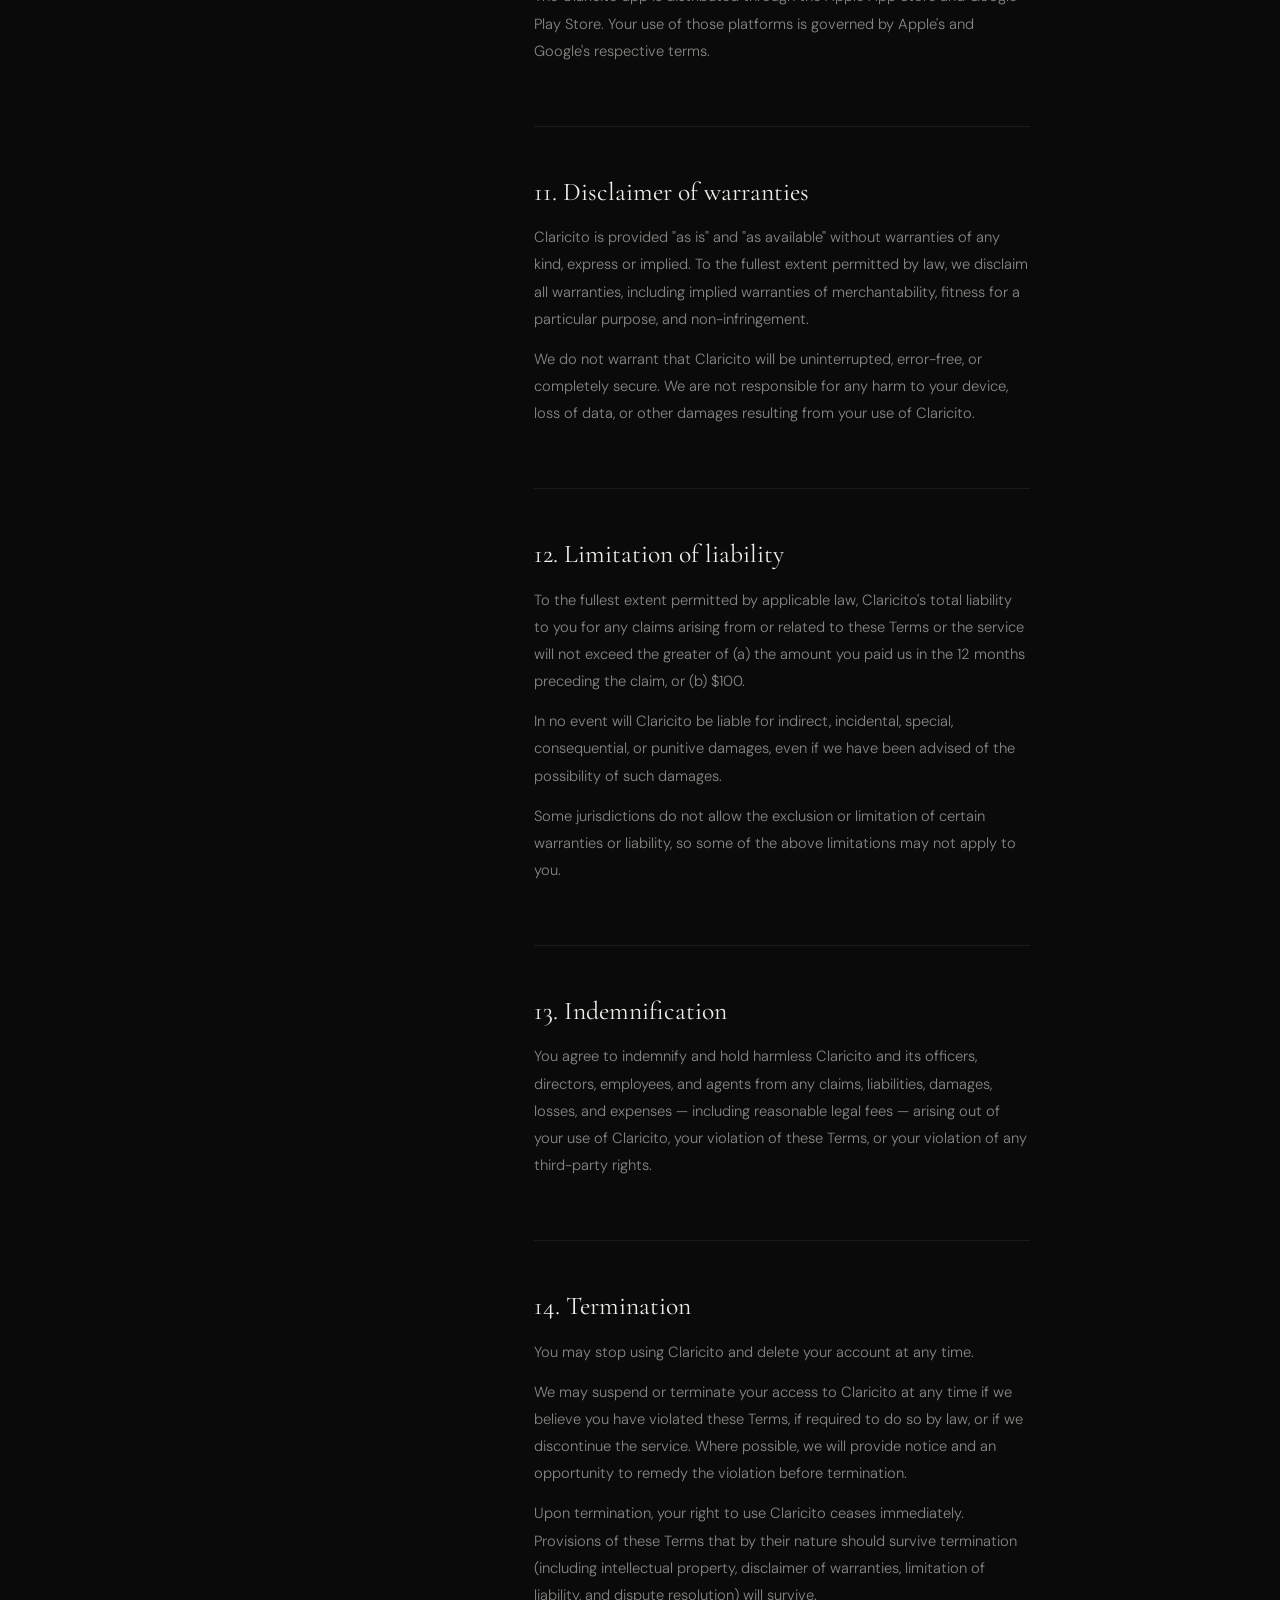
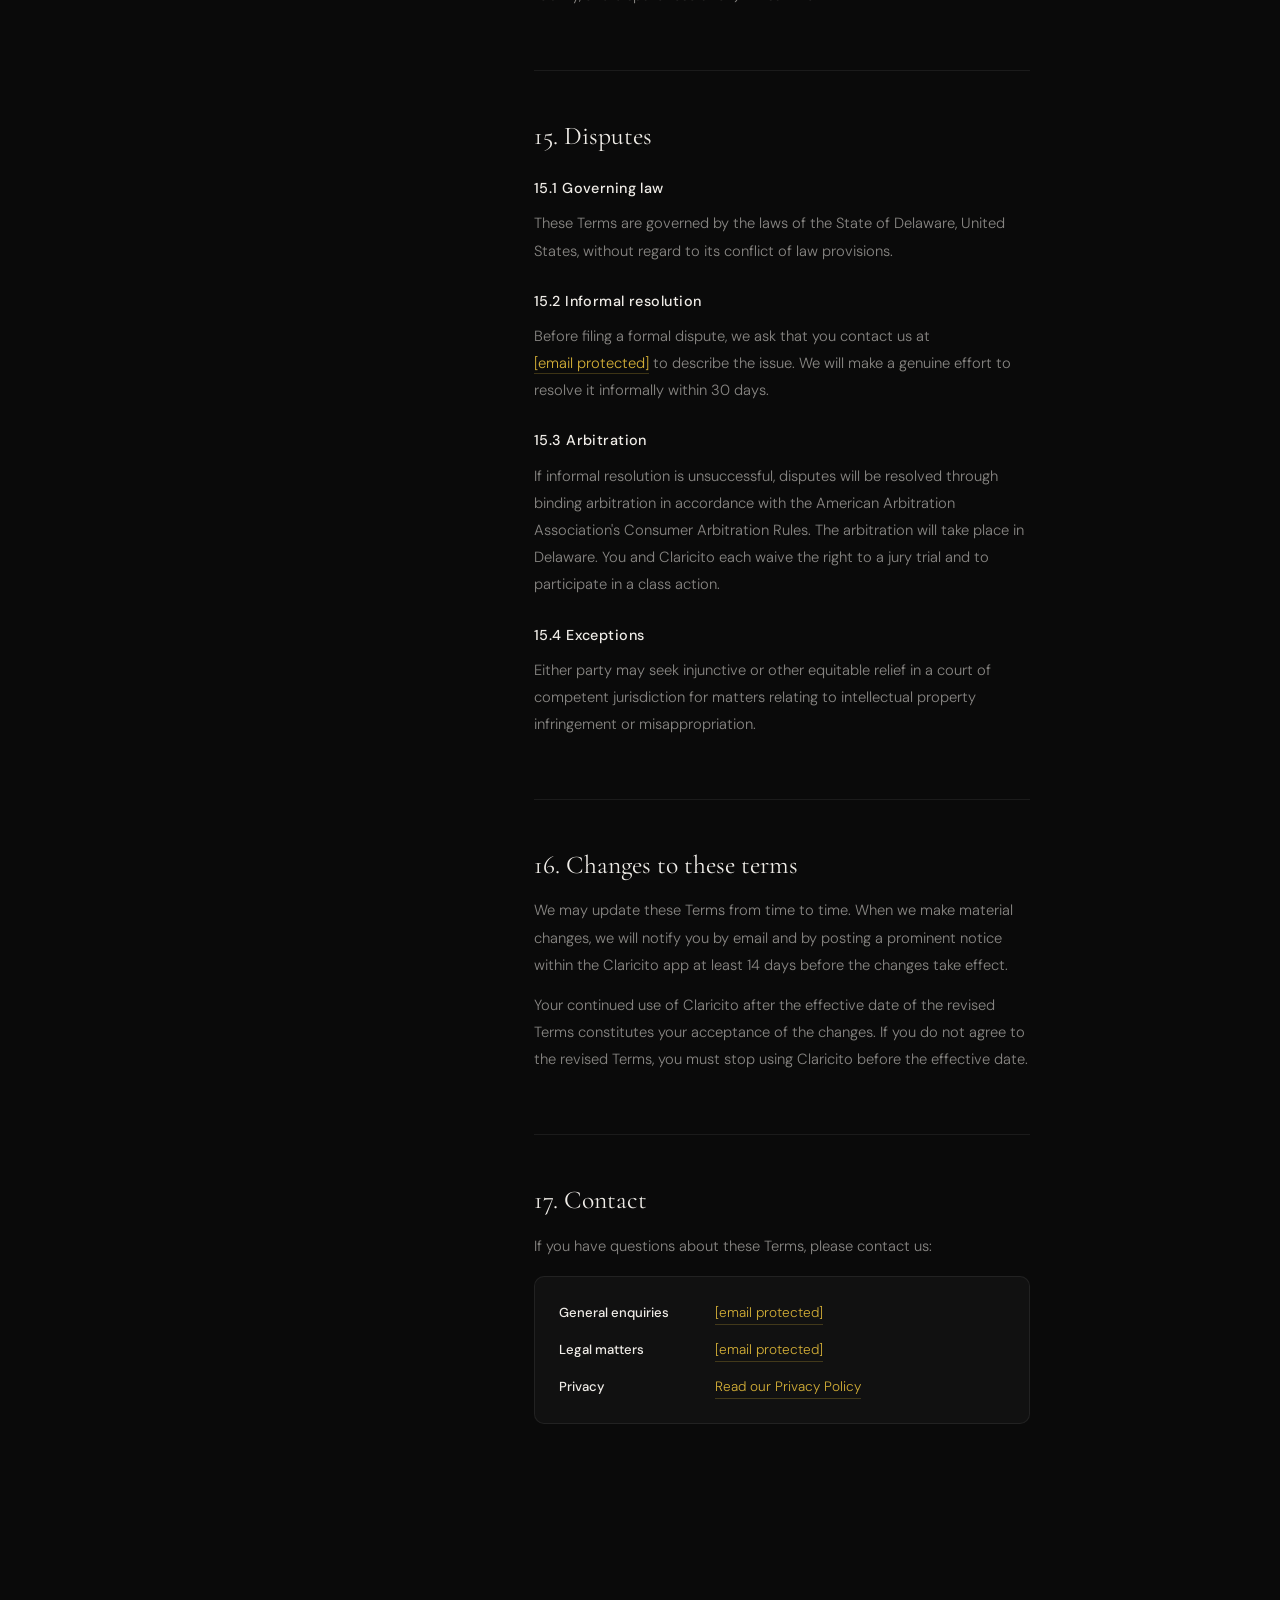
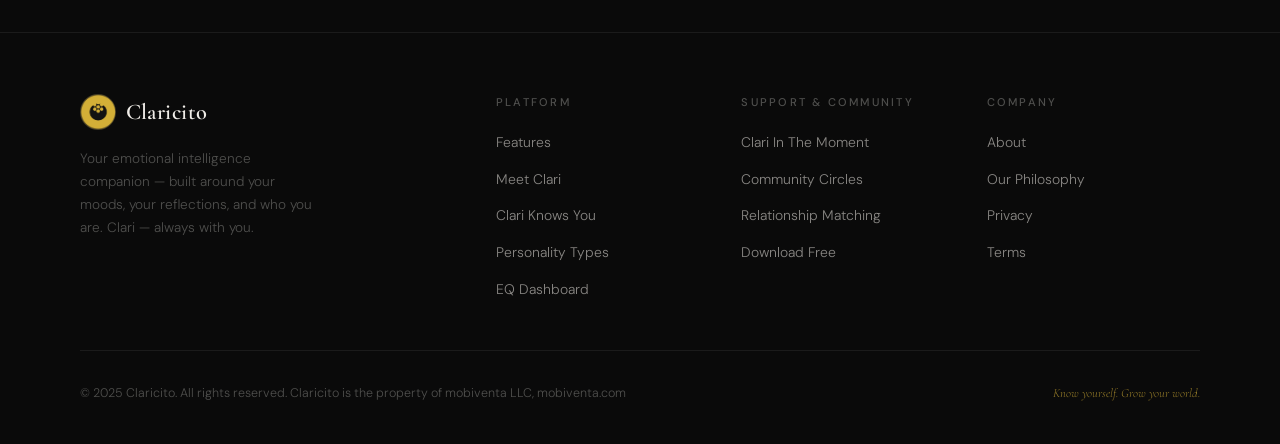
<file: website/terms.html>
<!DOCTYPE html>
<html lang="en">
<head>
  <meta charset="UTF-8" />
  <meta name="viewport" content="width=device-width, initial-scale=1.0" />
  <title>Terms of Service — Claricito</title>
  <meta name="description" content="Claricito's Terms of Service. Written plainly, because you should actually understand what you're agreeing to." />
  <link rel="preconnect" href="https://fonts.googleapis.com" />
  <link rel="preconnect" href="https://fonts.gstatic.com" crossorigin />
  <link href="https://fonts.googleapis.com/css2?family=Cormorant+Garamond:ital,wght@0,300;0,400;0,600;1,300;1,400&family=DM+Sans:wght@300;400;500&display=swap" rel="stylesheet" />
  <link rel="stylesheet" href="styles.css" />
  <link rel="stylesheet" href="pages.css" />
  <link rel="icon" type="image/png" href="favicon.png" />
  <link rel="apple-touch-icon" href="favicon.png" />
</head>
<body>

  <!-- NAV -->
  <nav class="nav scrolled" id="nav">
    <div class="nav-inner">
      <a href="index.html" class="nav-logo">
        <img src="logo.png" alt="Claricito" class="nav-logo-img" />
        <span class="logo-text">Claricito</span>
      </a>
      <ul class="nav-links">
        <li><a href="index.html#features">Features</a></li>
        <li><a href="index.html#clari">Meet Clari</a></li>
        <li><a href="about.html">About</a></li>
        <li><a href="philosophy.html">Philosophy</a></li>
        <li><a href="terms.html" class="nav-active">Terms</a></li>
      </ul>
      <a href="https://apps.apple.com/us/app/claricito/id6762101367" target="_blank" rel="noopener noreferrer" class="nav-cta">Download Free</a>
      <button class="nav-hamburger" id="hamburger" aria-label="Menu">
        <span></span><span></span><span></span>
      </button>
    </div>
  </nav>

  <!-- MOBILE MENU -->
  <div class="mobile-menu" id="mobileMenu">
    <ul>
      <li><a href="index.html#features" onclick="closeMobile()">Features</a></li>
      <li><a href="index.html#clari" onclick="closeMobile()">Meet Clari</a></li>
      <li><a href="about.html" onclick="closeMobile()">About</a></li>
      <li><a href="philosophy.html" onclick="closeMobile()">Philosophy</a></li>
      <li><a href="terms.html" onclick="closeMobile()">Terms</a></li>
      <li><a href="https://apps.apple.com/us/app/claricito/id6762101367" target="_blank" rel="noopener noreferrer" class="mobile-cta">Download Free</a></li>
    </ul>
  </div>

  <!-- PAGE HERO -->
  <section class="page-hero page-hero-legal">
    <div class="page-hero-bg">
      <div class="orb orb-1"></div>
      <div class="grain"></div>
    </div>
    <div class="container page-hero-content">
      <div class="page-breadcrumb">
        <a href="index.html">Home</a>
        <span>→</span>
        <span>Terms of Service</span>
      </div>
      <h1 class="page-title">Terms of Service</h1>
      <p class="page-subtitle">Written plainly, because you should actually understand what you're agreeing to. Please read these before using Claricito.</p>
      <div class="legal-meta">
        <span>Effective date: 1 January 2025</span>
        <span>·</span>
        <span>Last updated: 1 January 2025</span>
      </div>
    </div>
  </section>

  <!-- MAIN CONTENT -->
  <main class="page-main">
    <div class="container page-container-legal">

      <div class="legal-toc">
        <h3>Contents</h3>
        <ol>
          <li><a href="#agreement">Agreement to these terms</a></li>
          <li><a href="#the-service">The Claricito service</a></li>
          <li><a href="#not-therapy">Claricito is not therapy</a></li>
          <li><a href="#account">Your account</a></li>
          <li><a href="#subscriptions">Subscriptions and payments</a></li>
          <li><a href="#your-content">Your content</a></li>
          <li><a href="#acceptable-use">Acceptable use</a></li>
          <li><a href="#community">Community standards</a></li>
          <li><a href="#intellectual-property">Intellectual property</a></li>
          <li><a href="#third-parties">Third-party services</a></li>
          <li><a href="#disclaimer">Disclaimer of warranties</a></li>
          <li><a href="#liability">Limitation of liability</a></li>
          <li><a href="#indemnification">Indemnification</a></li>
          <li><a href="#termination">Termination</a></li>
          <li><a href="#disputes">Disputes</a></li>
          <li><a href="#changes">Changes to these terms</a></li>
          <li><a href="#contact">Contact</a></li>
        </ol>
      </div>

      <div class="legal-body">

        <section id="agreement" class="legal-section">
          <h2>1. Agreement to these terms</h2>
          <p>By creating a Claricito account, downloading the Claricito app, or accessing our website, you agree to be bound by these Terms of Service ("Terms") and our <a href="privacy.html">Privacy Policy</a>. If you do not agree, do not use Claricito.</p>
          <p>These Terms form a legally binding agreement between you and Claricito. "You" refers to you as an individual user. "Claricito," "we," "us," and "our" refer to the company operating the Claricito service.</p>
          <p>You must be at least 13 years old to use Claricito (or at least 16 years old if you are in the European Union). By using Claricito, you represent that you meet this age requirement.</p>
        </section>

        <section id="the-service" class="legal-section">
          <h2>2. The Claricito service</h2>
          <p>Claricito is an emotional intelligence companion platform. It includes:</p>
          <ul>
            <li>Clari, an AI-powered emotional intelligence companion</li>
            <li>Mood logging and emotional reflection tools</li>
            <li>An EQ (Emotional Intelligence) Dashboard</li>
            <li>Personality-based insights and guidance</li>
            <li>Community Circles for connecting with others</li>
            <li>Relationship compatibility insights</li>
            <li>Optional multimodal support features including Scene Check, Facial Emotions, and Ambient Session</li>
          </ul>
          <p>We reserve the right to modify, suspend, or discontinue any part of the service at any time. We will provide reasonable notice of material changes where possible.</p>
        </section>

        <section id="not-therapy" class="legal-section">
          <h2>3. Claricito is not therapy</h2>
          <div class="legal-callout">
            <p><strong>This is important. Please read it carefully.</strong></p>
            <p>Claricito is an emotional intelligence companion. It is not a mental health service, a clinical tool, a crisis service, or a substitute for professional medical or psychological care.</p>
            <p>Clari does not diagnose mental health conditions. Clari does not prescribe treatments. Clari is not a licensed therapist, counsellor, psychologist, or psychiatrist. Nothing in the Claricito service constitutes medical or psychological advice.</p>
            <p>If you are experiencing a mental health crisis, are having thoughts of self-harm or suicide, or believe you may be in danger, please contact emergency services (911 in the US) or a crisis helpline immediately. The National Suicide Prevention Lifeline is available at 988 in the United States.</p>
            <p>Claricito is designed to complement — not replace — professional mental health support. If Clari believes professional support may be beneficial for you, Clari will say so clearly and kindly.</p>
          </div>
        </section>

        <section id="account" class="legal-section">
          <h2>4. Your account</h2>
          <h3>4.1 Account creation</h3>
          <p>You must provide accurate and complete information when creating your account. You are responsible for maintaining the confidentiality of your account credentials and for all activity that occurs under your account.</p>
          <h3>4.2 Account security</h3>
          <p>You agree to notify us immediately at <a href="/cdn-cgi/l/email-protection#7300161006011a070a33101f12011a101a071c5d101c1e"><span class="__cf_email__" data-cfemail="ccbfa9afb9bea5b8b58cafa0adbea5afa5b8a3e2afa3a1">[email&#160;protected]</span></a> if you suspect any unauthorised access to your account. We are not liable for any loss or damage arising from your failure to protect your account credentials.</p>
          <h3>4.3 One account per person</h3>
          <p>Each Claricito account is for one person. You may not share your account with others or create accounts on behalf of others without their consent.</p>
          <h3>4.4 Account deletion</h3>
          <p>You may delete your account at any time from within the Claricito app. Account deletion is permanent and will result in the deletion of all your personal data within 30 days, subject to our data retention obligations under applicable law.</p>
        </section>

        <section id="subscriptions" class="legal-section">
          <h2>5. Subscriptions and payments</h2>
          <h3>5.1 Free trial</h3>
          <p>Claricito offers a 14-day free trial for new users. No payment information is required to start a free trial. At the end of the trial period, you will need to subscribe to continue using Claricito.</p>
          <h3>5.2 Subscription plans</h3>
          <p>Claricito is available on a subscription basis. Current pricing is displayed within the app and on our website. Subscription fees are charged in advance for the period selected (monthly or annual).</p>
          <h3>5.3 Automatic renewal</h3>
          <p>Subscriptions automatically renew at the end of each billing period unless cancelled. You may cancel your subscription at any time from within the app or your device's app store settings. Cancellation takes effect at the end of the current billing period — you will retain access to Claricito until that date.</p>
          <h3>5.4 Refunds</h3>
          <p>Payments processed through the Apple App Store or Google Play Store are subject to those platforms' refund policies. For payments processed directly through Claricito, we offer a 7-day refund on new subscriptions if you are dissatisfied. Contact us at <a href="/cdn-cgi/l/email-protection#29414c454546694a45485b404a405d46074a4644"><span class="__cf_email__" data-cfemail="bed6dbd2d2d1feddd2dfccd7ddd7cad190ddd1d3">[email&#160;protected]</span></a> within 7 days of your first payment.</p>
          <h3>5.5 Price changes</h3>
          <p>We may change subscription prices with 30 days' notice. Price changes will not affect your current billing period.</p>
        </section>

        <section id="your-content" class="legal-section">
          <h2>6. Your content</h2>
          <h3>6.1 Ownership</h3>
          <p>You own the content you create within Claricito — your mood entries, reflections, journal text, and other personal content. We do not claim ownership of your personal content.</p>
          <h3>6.2 Licence to us</h3>
          <p>By using Claricito, you grant us a limited, non-exclusive licence to process, store, and use your content solely for the purpose of providing the Claricito service to you. We do not use your personal content for advertising, model training, or any purpose beyond delivering your experience.</p>
          <h3>6.3 Community content</h3>
          <p>If you share content in Community Circles or other shared areas of Claricito, you grant other users the right to view that content in accordance with the community features. You are responsible for the content you share with the community and should not share personally identifying information you are not comfortable being visible to other users.</p>
          <h3>6.4 Data export</h3>
          <p>You may request an export of your personal data at any time by contacting <a href="/cdn-cgi/l/email-protection#83f3f1eaf5e2e0fac3e0efe2f1eae0eaf7ecade0ecee"><span class="__cf_email__" data-cfemail="f383819a8592908ab3909f92819a909a879cdd909c9e">[email&#160;protected]</span></a>.</p>
        </section>

        <section id="acceptable-use" class="legal-section">
          <h2>7. Acceptable use</h2>
          <p>You agree not to use Claricito to:</p>
          <ul>
            <li>Violate any applicable law or regulation.</li>
            <li>Impersonate another person or create a false identity.</li>
            <li>Attempt to gain unauthorised access to Claricito's systems, other users' accounts, or any related infrastructure.</li>
            <li>Reverse engineer, decompile, or attempt to extract the source code of the Claricito app.</li>
            <li>Use automated scripts, bots, or scrapers to access the service.</li>
            <li>Transmit malware, viruses, or any other harmful or malicious code.</li>
            <li>Use Claricito in any way that could harm, impair, or overburden the service or its infrastructure.</li>
            <li>Use Claricito to harass, abuse, threaten, or harm other users.</li>
            <li>Share content that is hateful, discriminatory, sexually explicit, or that promotes violence.</li>
          </ul>
          <p>We reserve the right to suspend or terminate accounts that violate these terms, without notice where the violation is serious.</p>
        </section>

        <section id="community" class="legal-section">
          <h2>8. Community standards</h2>
          <p>Claricito's Community Circles are spaces built on emotional safety and mutual respect. When participating in community features, you agree to:</p>
          <ul>
            <li>Treat other community members with respect and compassion.</li>
            <li>Not share other users' personal information without their consent.</li>
            <li>Not share content that is harmful, exploitative, or designed to manipulate others emotionally.</li>
            <li>Report content that violates these standards using the in-app reporting tools.</li>
          </ul>
          <p>We moderate community content and reserve the right to remove content or restrict users who violate these standards.</p>
        </section>

        <section id="intellectual-property" class="legal-section">
          <h2>9. Intellectual property</h2>
          <p>All intellectual property in the Claricito service — including the app, website, Clari, the six personality type framework, the EQ Dashboard design, the Claricito brand, and all associated content — is owned by or licensed to Claricito.</p>
          <p>You are granted a personal, non-exclusive, non-transferable, revocable licence to use the Claricito app for your own personal, non-commercial use. You may not copy, modify, distribute, sell, or sublicense any part of the Claricito service.</p>
        </section>

        <section id="third-parties" class="legal-section">
          <h2>10. Third-party services</h2>
          <p>Claricito integrates with or links to third-party services. We are not responsible for the content, privacy practices, or terms of those services. Your use of third-party services is governed by their own terms and privacy policies.</p>
          <p>The Claricito app is distributed through the Apple App Store and Google Play Store. Your use of those platforms is governed by Apple's and Google's respective terms.</p>
        </section>

        <section id="disclaimer" class="legal-section">
          <h2>11. Disclaimer of warranties</h2>
          <p>Claricito is provided "as is" and "as available" without warranties of any kind, express or implied. To the fullest extent permitted by law, we disclaim all warranties, including implied warranties of merchantability, fitness for a particular purpose, and non-infringement.</p>
          <p>We do not warrant that Claricito will be uninterrupted, error-free, or completely secure. We are not responsible for any harm to your device, loss of data, or other damages resulting from your use of Claricito.</p>
        </section>

        <section id="liability" class="legal-section">
          <h2>12. Limitation of liability</h2>
          <p>To the fullest extent permitted by applicable law, Claricito's total liability to you for any claims arising from or related to these Terms or the service will not exceed the greater of (a) the amount you paid us in the 12 months preceding the claim, or (b) $100.</p>
          <p>In no event will Claricito be liable for indirect, incidental, special, consequential, or punitive damages, even if we have been advised of the possibility of such damages.</p>
          <p>Some jurisdictions do not allow the exclusion or limitation of certain warranties or liability, so some of the above limitations may not apply to you.</p>
        </section>

        <section id="indemnification" class="legal-section">
          <h2>13. Indemnification</h2>
          <p>You agree to indemnify and hold harmless Claricito and its officers, directors, employees, and agents from any claims, liabilities, damages, losses, and expenses — including reasonable legal fees — arising out of your use of Claricito, your violation of these Terms, or your violation of any third-party rights.</p>
        </section>

        <section id="termination" class="legal-section">
          <h2>14. Termination</h2>
          <p>You may stop using Claricito and delete your account at any time.</p>
          <p>We may suspend or terminate your access to Claricito at any time if we believe you have violated these Terms, if required to do so by law, or if we discontinue the service. Where possible, we will provide notice and an opportunity to remedy the violation before termination.</p>
          <p>Upon termination, your right to use Claricito ceases immediately. Provisions of these Terms that by their nature should survive termination (including intellectual property, disclaimer of warranties, limitation of liability, and dispute resolution) will survive.</p>
        </section>

        <section id="disputes" class="legal-section">
          <h2>15. Disputes</h2>
          <h3>15.1 Governing law</h3>
          <p>These Terms are governed by the laws of the State of Delaware, United States, without regard to its conflict of law provisions.</p>
          <h3>15.2 Informal resolution</h3>
          <p>Before filing a formal dispute, we ask that you contact us at <a href="/cdn-cgi/l/email-protection#167e737a7a7956757a77647f757f62793875797b"><span class="__cf_email__" data-cfemail="dbb3beb7b7b49bb8b7baa9b2b8b2afb4f5b8b4b6">[email&#160;protected]</span></a> to describe the issue. We will make a genuine effort to resolve it informally within 30 days.</p>
          <h3>15.3 Arbitration</h3>
          <p>If informal resolution is unsuccessful, disputes will be resolved through binding arbitration in accordance with the American Arbitration Association's Consumer Arbitration Rules. The arbitration will take place in Delaware. You and Claricito each waive the right to a jury trial and to participate in a class action.</p>
          <h3>15.4 Exceptions</h3>
          <p>Either party may seek injunctive or other equitable relief in a court of competent jurisdiction for matters relating to intellectual property infringement or misappropriation.</p>
        </section>

        <section id="changes" class="legal-section">
          <h2>16. Changes to these terms</h2>
          <p>We may update these Terms from time to time. When we make material changes, we will notify you by email and by posting a prominent notice within the Claricito app at least 14 days before the changes take effect.</p>
          <p>Your continued use of Claricito after the effective date of the revised Terms constitutes your acceptance of the changes. If you do not agree to the revised Terms, you must stop using Claricito before the effective date.</p>
        </section>

        <section id="contact" class="legal-section">
          <h2>17. Contact</h2>
          <p>If you have questions about these Terms, please contact us:</p>
          <div class="legal-contact">
            <div class="legal-contact-item">
              <strong>General enquiries</strong>
              <a href="/cdn-cgi/l/email-protection#a5cdc0c9c9cae5c6c9c4d7ccc6ccd1ca8bc6cac8"><span class="__cf_email__" data-cfemail="e28a878e8e8da2818e83908b818b968dcc818d8f">[email&#160;protected]</span></a>
            </div>
            <div class="legal-contact-item">
              <strong>Legal matters</strong>
              <a href="/cdn-cgi/l/email-protection#dfb3bab8beb39fbcb3beadb6bcb6abb0f1bcb0b2"><span class="__cf_email__" data-cfemail="472b2220262b07242b26352e242e33286924282a">[email&#160;protected]</span></a>
            </div>
            <div class="legal-contact-item">
              <strong>Privacy</strong>
              <a href="privacy.html">Read our Privacy Policy</a>
            </div>
          </div>
        </section>

      </div>
    </div>
  </main>

  <!-- FOOTER -->
  <footer class="footer">
    <div class="container">
      <div class="footer-top">
        <div class="footer-brand">
          <a href="index.html" class="nav-logo">
            <img src="logo.png" alt="Claricito" class="nav-logo-img" />
            <span class="logo-text">Claricito</span>
          </a>
          <p>Your emotional intelligence companion — built around your moods, your reflections, and who you are. Clari — always with you.</p>
        </div>
        <div class="footer-links">
          <div class="footer-col">
            <h5>Platform</h5>
            <ul>
              <li><a href="index.html#features">Features</a></li>
              <li><a href="index.html#clari">Meet Clari</a></li>
              <li><a href="index.html#knows-you">Clari Knows You</a></li>
              <li><a href="index.html#personality">Personality Types</a></li>
              <li><a href="index.html#dashboard">EQ Dashboard</a></li>
            </ul>
          </div>
          <div class="footer-col">
            <h5>Support &amp; Community</h5>
            <ul>
              <li><a href="index.html#support">Clari In The Moment</a></li>
              <li><a href="index.html#community">Community Circles</a></li>
              <li><a href="index.html#relationship">Relationship Matching</a></li>
              <li><a href="https://apps.apple.com/us/app/claricito/id6762101367" target="_blank" rel="noopener noreferrer">Download Free</a></li>
            </ul>
          </div>
          <div class="footer-col">
            <h5>Company</h5>
            <ul>
              <li><a href="about.html">About</a></li>
              <li><a href="philosophy.html">Our Philosophy</a></li>
              <li><a href="privacy.html">Privacy</a></li>
              <li><a href="terms.html">Terms</a></li>
            </ul>
          </div>
        </div>
      </div>
      <div class="footer-bottom">
        <p>&copy; <span id="copyright-year">2025</span> Claricito. All rights reserved.
          Claricito is the property of mobiventa LLC, <a href="https://mobiventa.com" target="_blank" rel="noopener noreferrer" class="footer-legal-link">mobiventa.com</a></p>
        <p class="footer-tagline">Know yourself. Grow your world.</p>
      </div>
    </div>
  </footer>

  <script src="pages.js"></script>
</body>
</html>
</file>
<file: website/styles.css>
/* ============================================================
   CLARICITO — WEBSITE STYLES
   Dark luxury · Gold accents · Cormorant + DM Sans
   ============================================================ */

:root {
  --bg: #0a0a0a;
  --bg-2: #0f0f0f;
  --bg-3: #141414;
  --bg-card: #111111;
  --gold: #D4AF37;
  --gold-2: #f1c40f;
  --gold-dim: rgba(212, 175, 55, 0.15);
  --gold-border: rgba(212, 175, 55, 0.25);
  --text: #f0ede8;
  --text-muted: rgba(240, 237, 232, 0.55);
  --text-faint: rgba(240, 237, 232, 0.3);
  --white: #ffffff;
  --border: rgba(255, 255, 255, 0.07);
  --border-gold: rgba(212, 175, 55, 0.2);
  --radius: 16px;
  --radius-sm: 10px;
  --radius-pill: 100px;
  --shadow-gold: 0 0 60px rgba(212, 175, 55, 0.08);
  --shadow-card: 0 4px 40px rgba(0,0,0,0.4);
  --nav-height: 72px;
  --font-display: 'Cormorant Garamond', Georgia, serif;
  --font-body: 'DM Sans', system-ui, sans-serif;
  --transition: 0.3s cubic-bezier(0.4, 0, 0.2, 1);
}

/* ============ RESET ============ */
*, *::before, *::after { box-sizing: border-box; margin: 0; padding: 0; }
html { scroll-behavior: smooth; font-size: 16px; }
body {
  background-color: var(--bg);
  color: var(--text);
  font-family: var(--font-body);
  font-weight: 300;
  line-height: 1.7;
  overflow-x: hidden;
  -webkit-font-smoothing: antialiased;
}
a { color: inherit; text-decoration: none; }
ul { list-style: none; }
img { max-width: 100%; display: block; }
input, button { font-family: inherit; }

/* ============ SCROLLBAR ============ */
::-webkit-scrollbar { width: 4px; }
::-webkit-scrollbar-track { background: var(--bg); }
::-webkit-scrollbar-thumb { background: var(--gold-border); border-radius: 2px; }

/* ============ CONTAINER ============ */
.container {
  max-width: 1200px;
  margin: 0 auto;
  padding: 0 40px;
}

/* ============ ORB BACKGROUNDS ============ */
.orb {
  position: absolute;
  border-radius: 50%;
  filter: blur(80px);
  opacity: 0.4;
  pointer-events: none;
}
.orb-1 { width: 600px; height: 600px; background: radial-gradient(circle, rgba(212,175,55,0.3) 0%, transparent 70%); top: -100px; right: -100px; animation: floatOrb 12s ease-in-out infinite; }
.orb-2 { width: 400px; height: 400px; background: radial-gradient(circle, rgba(180,140,40,0.2) 0%, transparent 70%); bottom: 100px; left: -50px; animation: floatOrb 15s ease-in-out infinite reverse; }
.orb-3 { width: 300px; height: 300px; background: radial-gradient(circle, rgba(241,196,15,0.15) 0%, transparent 70%); top: 50%; left: 40%; animation: floatOrb 10s ease-in-out infinite; }
.grain {
  position: absolute; inset: 0;
  background-image: url("data:image/svg+xml,%3Csvg viewBox='0 0 256 256' xmlns='http://www.w3.org/2000/svg'%3E%3Cfilter id='noise'%3E%3CfeTurbulence type='fractalNoise' baseFrequency='0.9' numOctaves='4' stitchTiles='stitch'/%3E%3C/filter%3E%3Crect width='100%25' height='100%25' filter='url(%23noise)' opacity='0.03'/%3E%3C/svg%3E");
  opacity: 0.3;
  pointer-events: none;
}

@keyframes floatOrb {
  0%, 100% { transform: translate(0, 0); }
  33% { transform: translate(20px, -30px); }
  66% { transform: translate(-15px, 20px); }
}

/* ============ TYPOGRAPHY ============ */
.section-label {
  font-family: var(--font-body);
  font-size: 0.7rem;
  font-weight: 500;
  letter-spacing: 0.25em;
  text-transform: uppercase;
  color: var(--gold);
  margin-bottom: 1.2rem;
}
.section-title {
  font-family: var(--font-display);
  font-size: clamp(2.5rem, 5vw, 3.8rem);
  font-weight: 300;
  line-height: 1.15;
  letter-spacing: -0.01em;
  margin-bottom: 1.5rem;
}
.section-title em { font-style: italic; color: var(--gold); }
.section-sub {
  font-size: 1.05rem;
  color: var(--text-muted);
  max-width: 640px;
  margin-bottom: 3rem;
  line-height: 1.8;
}

/* ============ BUTTONS ============ */
.btn-primary {
  display: inline-flex;
  align-items: center;
  gap: 0.5rem;
  padding: 14px 32px;
  background: linear-gradient(135deg, var(--gold) 0%, #b8943a 100%);
  color: #0a0a0a;
  font-family: var(--font-body);
  font-size: 0.9rem;
  font-weight: 500;
  letter-spacing: 0.04em;
  border-radius: var(--radius-pill);
  border: none;
  cursor: pointer;
  transition: var(--transition);
  white-space: nowrap;
}
.btn-primary:hover {
  transform: translateY(-2px);
  box-shadow: 0 12px 40px rgba(212, 175, 55, 0.35);
  background: linear-gradient(135deg, #e8c94a 0%, #D4AF37 100%);
}
.btn-large { padding: 18px 48px; font-size: 1rem; }
.btn-ghost {
  display: inline-flex;
  align-items: center;
  gap: 0.5rem;
  padding: 14px 32px;
  background: transparent;
  color: var(--text-muted);
  font-size: 0.9rem;
  font-weight: 400;
  letter-spacing: 0.04em;
  border-radius: var(--radius-pill);
  border: 1px solid var(--border);
  cursor: pointer;
  transition: var(--transition);
}
.btn-ghost:hover {
  border-color: var(--gold-border);
  color: var(--text);
  transform: translateY(-2px);
}

/* ============ NAV ============ */
.nav {
  position: fixed;
  top: 0; left: 0; right: 0;
  z-index: 100;
  height: var(--nav-height);
  display: flex;
  align-items: center;
  transition: background var(--transition), border-color var(--transition), backdrop-filter var(--transition);
}
.nav.scrolled {
  background: rgba(10, 10, 10, 0.9);
  backdrop-filter: blur(20px);
  -webkit-backdrop-filter: blur(20px);
  border-bottom: 1px solid var(--border);
}
.nav-inner {
  max-width: 1200px;
  margin: 0 auto;
  padding: 0 40px;
  width: 100%;
  display: flex;
  align-items: center;
  gap: 2rem;
}
.nav-logo {
  display: flex;
  align-items: center;
  gap: 0.5rem;
  flex-shrink: 0;
}
.logo-mark {
  color: var(--gold);
  font-size: 0.9rem;
  animation: spinLogo 8s linear infinite;
}
@keyframes spinLogo {
  0% { transform: rotate(0deg); }
  100% { transform: rotate(360deg); }
}
.logo-text {
  font-family: var(--font-display);
  font-size: 1.4rem;
  font-weight: 600;
  letter-spacing: 0.02em;
  color: var(--text);
}
.nav-links {
  display: flex;
  align-items: center;
  gap: 2rem;
  margin: 0 auto;
}
.nav-links a {
  font-size: 0.85rem;
  font-weight: 400;
  color: var(--text-muted);
  letter-spacing: 0.04em;
  transition: color var(--transition);
}
.nav-links a:hover { color: var(--text); }
.nav-cta { flex-shrink: 0; }
.nav-hamburger {
  display: none;
  flex-direction: column;
  gap: 5px;
  background: none;
  border: none;
  cursor: pointer;
  padding: 4px;
  margin-left: auto;
}
.nav-hamburger span {
  display: block;
  width: 22px;
  height: 1.5px;
  background: var(--text-muted);
  transition: var(--transition);
}

/* ============ MOBILE MENU ============ */
.mobile-menu {
  position: fixed;
  top: var(--nav-height);
  left: 0; right: 0;
  background: rgba(10, 10, 10, 0.98);
  backdrop-filter: blur(20px);
  z-index: 99;
  padding: 2rem 40px;
  transform: translateY(-110%);
  transition: transform 0.4s cubic-bezier(0.4, 0, 0.2, 1);
  border-bottom: 1px solid var(--border);
}
.mobile-menu.open { transform: translateY(0); }
.mobile-menu ul { display: flex; flex-direction: column; gap: 1.5rem; }
.mobile-menu a {
  font-size: 1.1rem;
  color: var(--text-muted);
  letter-spacing: 0.05em;
  transition: color var(--transition);
}
.mobile-menu a:hover { color: var(--gold); }
.mobile-cta {
  display: inline-block;
  padding: 12px 28px !important;
  background: linear-gradient(135deg, var(--gold) 0%, #b8943a 100%);
  color: #0a0a0a !important;
  border-radius: var(--radius-pill);
  font-weight: 500 !important;
  margin-top: 0.5rem;
}

/* ============ HERO ============ */
.hero {
  position: relative;
  min-height: 100vh;
  display: flex;
  align-items: center;
  justify-content: center;
  overflow: hidden;
  padding: 140px 40px 100px;
}
.hero-bg { position: absolute; inset: 0; }
.hero-content {
  position: relative;
  z-index: 2;
  max-width: 900px;
  margin: 0 auto;
  text-align: center;
}
.hero-eyebrow {
  display: inline-flex;
  align-items: center;
  gap: 0.6rem;
  font-size: 0.75rem;
  font-weight: 500;
  letter-spacing: 0.2em;
  text-transform: uppercase;
  color: var(--gold);
  margin-bottom: 2rem;
  padding: 8px 20px;
  border: 1px solid var(--gold-border);
  border-radius: var(--radius-pill);
  background: var(--gold-dim);
}
.eyebrow-dot {
  width: 6px; height: 6px;
  border-radius: 50%;
  background: var(--gold);
  animation: pulse 2s ease-in-out infinite;
}
@keyframes pulse {
  0%, 100% { opacity: 1; transform: scale(1); }
  50% { opacity: 0.5; transform: scale(0.8); }
}
.hero-headline {
  font-family: var(--font-display);
  font-size: clamp(3.5rem, 9vw, 7.5rem);
  font-weight: 300;
  line-height: 1.05;
  letter-spacing: -0.02em;
  margin-bottom: 1.8rem;
  animation: heroFadeUp 1s ease both;
}
.hero-headline em {
  font-style: italic;
  color: var(--gold);
  display: inline-block;
}
.hero-sub {
  font-size: clamp(1rem, 2vw, 1.2rem);
  color: var(--text-muted);
  line-height: 1.8;
  margin-bottom: 2.5rem;
  max-width: 640px;
  margin-left: auto;
  margin-right: auto;
  animation: heroFadeUp 1s 0.15s ease both;
}
.hero-sub em { color: var(--text); font-style: normal; }
.hero-actions {
  display: flex;
  align-items: center;
  justify-content: center;
  gap: 1rem;
  flex-wrap: wrap;
  margin-bottom: 3rem;
  animation: heroFadeUp 1s 0.3s ease both;
}
.hero-types {
  display: flex;
  flex-wrap: wrap;
  justify-content: center;
  gap: 0.6rem;
  animation: heroFadeUp 1s 0.45s ease both;
}
.type-pill {
  padding: 6px 16px;
  font-size: 0.72rem;
  font-weight: 500;
  letter-spacing: 0.1em;
  text-transform: uppercase;
  color: var(--text-faint);
  border: 1px solid rgba(255,255,255,0.08);
  border-radius: var(--radius-pill);
  transition: var(--transition);
}
.type-pill:hover {
  color: var(--gold);
  border-color: var(--gold-border);
  background: var(--gold-dim);
}
@keyframes heroFadeUp {
  from { opacity: 0; transform: translateY(30px); }
  to { opacity: 1; transform: translateY(0); }
}
.hero-scroll-hint {
  position: absolute;
  bottom: 40px;
  left: 50%;
  transform: translateX(-50%);
  display: flex;
  flex-direction: column;
  align-items: center;
  gap: 0.5rem;
  color: var(--text-faint);
  font-size: 0.7rem;
  letter-spacing: 0.15em;
  text-transform: uppercase;
  animation: heroFadeUp 1s 0.8s ease both;
}
.scroll-line {
  width: 1px;
  height: 40px;
  background: linear-gradient(to bottom, var(--gold-border), transparent);
  animation: scrollPulse 2s ease-in-out infinite;
}
@keyframes scrollPulse {
  0%, 100% { transform: scaleY(1); opacity: 1; }
  50% { transform: scaleY(0.6); opacity: 0.4; }
}

/* ============ STATEMENT BAND ============ */
.statement-band {
  background: linear-gradient(135deg, var(--gold-dim) 0%, rgba(212,175,55,0.05) 100%);
  border-top: 1px solid var(--gold-border);
  border-bottom: 1px solid var(--gold-border);
  padding: 60px 40px;
}
.statement-inner {
  max-width: 900px;
  margin: 0 auto;
  text-align: center;
}
.statement-inner p {
  font-family: var(--font-display);
  font-size: clamp(1.3rem, 3vw, 1.8rem);
  font-weight: 300;
  line-height: 1.6;
  color: var(--text-muted);
}
.statement-inner strong { color: var(--text); font-weight: 400; }

/* ============ FEATURES OVERVIEW ============ */
.features-overview {
  padding: 120px 0;
  position: relative;
}
.features-overview .container { text-align: center; }
.features-grid {
  display: grid;
  grid-template-columns: repeat(3, 1fr);
  gap: 1.5px;
  background: var(--border);
  border: 1px solid var(--border);
  border-radius: var(--radius);
  overflow: hidden;
  margin-top: 3rem;
  text-align: left;
}
.feature-card {
  background: var(--bg-card);
  padding: 2.5rem;
  position: relative;
  transition: background var(--transition);
  cursor: default;
}
.feature-card:hover { background: #161616; }
.feature-card.card-large {
  grid-column: span 2;
  background: linear-gradient(135deg, #121212 0%, #0f0f0f 100%);
}
.feature-card[data-feature="relationship"] {
  grid-column: 1 / -1;
}
.feature-icon {
  font-size: 1.8rem;
  color: var(--gold);
  margin-bottom: 1.2rem;
  display: block;
}
.feature-card h3 {
  font-family: var(--font-display);
  font-size: 1.6rem;
  font-weight: 400;
  margin-bottom: 0.8rem;
  letter-spacing: -0.01em;
}
.feature-card p {
  font-size: 0.92rem;
  color: var(--text-muted);
  line-height: 1.75;
  margin-bottom: 1.5rem;
}
.feature-tag {
  display: inline-block;
  font-size: 0.65rem;
  font-weight: 500;
  letter-spacing: 0.15em;
  text-transform: uppercase;
  color: var(--gold);
  padding: 4px 12px;
  border: 1px solid var(--gold-border);
  border-radius: var(--radius-pill);
}

/* ============ CLARI SECTION ============ */
.clari-section {
  padding: 120px 0;
  position: relative;
  overflow: hidden;
  background: var(--bg-2);
}
.clari-bg { position: absolute; inset: 0; overflow: hidden; }
.orb-clari-1 { width: 500px; height: 500px; background: radial-gradient(circle, rgba(212,175,55,0.12) 0%, transparent 70%); top: -100px; left: -100px; }
.orb-clari-2 { width: 400px; height: 400px; background: radial-gradient(circle, rgba(180,140,40,0.1) 0%, transparent 70%); bottom: -50px; right: -50px; }
.clari-inner {
  position: relative;
  z-index: 2;
  display: grid;
  grid-template-columns: 1fr 1fr;
  gap: 5rem;
  align-items: center;
}
.clari-visual { position: relative; }
.clari-orb-wrapper {
  position: relative;
  width: 200px;
  height: 200px;
  margin: 0 auto 2.5rem;
}
.clari-pulse-ring {
  position: absolute;
  border-radius: 50%;
  border: 1px solid var(--gold-border);
  top: 50%; left: 50%;
  transform: translate(-50%, -50%);
}
.ring-1 { width: 200px; height: 200px; animation: expandRing 3s ease-out infinite; }
.ring-2 { width: 200px; height: 200px; animation: expandRing 3s 1s ease-out infinite; }
.ring-3 { width: 200px; height: 200px; animation: expandRing 3s 2s ease-out infinite; }
@keyframes expandRing {
  0% { width: 80px; height: 80px; opacity: 0.8; border-color: rgba(212,175,55,0.5); }
  100% { width: 220px; height: 220px; opacity: 0; border-color: rgba(212,175,55,0); }
}
.clari-core {
  position: absolute;
  top: 50%; left: 50%;
  transform: translate(-50%, -50%);
  width: 80px; height: 80px;
  background: radial-gradient(circle, rgba(212,175,55,0.3) 0%, rgba(212,175,55,0.05) 100%);
  border-radius: 50%;
  border: 1px solid var(--gold-border);
  display: flex;
  align-items: center;
  justify-content: center;
}
.clari-symbol {
  color: var(--gold);
  font-size: 1.8rem;
  animation: glimmer 3s ease-in-out infinite;
}
@keyframes glimmer {
  0%, 100% { opacity: 1; transform: scale(1); }
  50% { opacity: 0.7; transform: scale(0.95); }
}
.chat-bubbles {
  display: flex;
  flex-direction: column;
  gap: 0.8rem;
}
.chat-bubble {
  padding: 1rem 1.3rem;
  border-radius: 16px;
  font-size: 0.88rem;
  line-height: 1.65;
  max-width: 90%;
  animation: fadeSlideIn 0.5s ease both;
}
.bubble-clari {
  background: linear-gradient(135deg, var(--gold-dim) 0%, rgba(212,175,55,0.08) 100%);
  border: 1px solid var(--gold-border);
  border-bottom-left-radius: 4px;
  color: var(--text);
  align-self: flex-start;
}
.bubble-user {
  background: rgba(255,255,255,0.05);
  border: 1px solid var(--border);
  border-bottom-right-radius: 4px;
  color: var(--text-muted);
  align-self: flex-end;
  text-align: right;
}
@keyframes fadeSlideIn {
  from { opacity: 0; transform: translateY(10px); }
  to { opacity: 1; transform: translateY(0); }
}
.clari-copy .section-title { margin-bottom: 1.2rem; }
.clari-copy p {
  color: var(--text-muted);
  margin-bottom: 1rem;
  font-size: 0.95rem;
  line-height: 1.8;
}
.clari-copy p em { color: var(--text); font-style: normal; }
.clari-features {
  margin: 1.8rem 0;
  display: flex;
  flex-direction: column;
  gap: 0.6rem;
}
.clari-features li {
  display: flex;
  align-items: center;
  gap: 0.8rem;
  font-size: 0.9rem;
  color: var(--text-muted);
}
.clari-features li span { color: var(--gold); font-size: 0.6rem; flex-shrink: 0; }

/* ============ MOOD SECTION ============ */
.mood-section { padding: 120px 0; }
.mood-split {
  display: grid;
  grid-template-columns: 1fr 1fr;
  gap: 5rem;
  align-items: center;
}
.mood-copy p {
  color: var(--text-muted);
  font-size: 0.95rem;
  line-height: 1.8;
  margin-bottom: 1rem;
}
.mood-features {
  margin-top: 2rem;
  display: flex;
  flex-direction: column;
  gap: 1.2rem;
}
.mood-features li {
  display: flex;
  gap: 1rem;
  align-items: flex-start;
}
.mood-feature-icon {
  color: var(--gold);
  font-size: 0.9rem;
  margin-top: 2px;
  flex-shrink: 0;
}
.mood-features strong {
  display: block;
  font-size: 0.92rem;
  font-weight: 500;
  margin-bottom: 0.2rem;
  color: var(--text);
}
.mood-features span { font-size: 0.85rem; color: var(--text-muted); }
.mood-visual { position: relative; }
.mood-card-stack {
  position: relative;
  height: 320px;
  margin-bottom: 1.5rem;
}
.mood-card {
  position: absolute;
  width: 100%;
  border-radius: var(--radius);
  border: 1px solid var(--border);
}
.mood-card-back {
  height: 280px;
  background: var(--bg-3);
  bottom: 0;
  transform: rotate(2.5deg);
  transform-origin: bottom right;
}
.mood-card-mid {
  height: 290px;
  background: #121212;
  bottom: 0;
  transform: rotate(1.2deg);
  transform-origin: bottom right;
}
.mood-card-front {
  background: var(--bg-card);
  padding: 1.8rem;
  bottom: 0;
  border-color: var(--border-gold);
}
.mood-card-header {
  display: flex;
  justify-content: space-between;
  align-items: center;
  margin-bottom: 1.2rem;
}
.mood-date { font-size: 0.75rem; color: var(--text-faint); letter-spacing: 0.08em; }
.mood-type-badge {
  font-size: 0.65rem;
  font-weight: 500;
  letter-spacing: 0.1em;
  text-transform: uppercase;
  color: var(--gold);
  padding: 3px 10px;
  border: 1px solid var(--gold-border);
  border-radius: var(--radius-pill);
}
.mood-question {
  font-family: var(--font-display);
  font-size: 1.05rem;
  font-weight: 400;
  color: var(--text);
  margin-bottom: 1.2rem;
  line-height: 1.4;
}
.mood-scale { margin-bottom: 1.2rem; }
.mood-scale-dots { display: flex; gap: 0.5rem; margin-bottom: 0.4rem; }
.mood-dot {
  flex: 1; height: 4px;
  background: rgba(255,255,255,0.1);
  border-radius: 2px;
  transition: background var(--transition);
}
.mood-dot.active { background: var(--gold); }
.mood-scale-labels {
  display: flex;
  justify-content: space-between;
  font-size: 0.65rem;
  color: var(--text-faint);
  letter-spacing: 0.05em;
}
.mood-prompt-area {
  background: rgba(255,255,255,0.03);
  border: 1px solid var(--border);
  border-radius: var(--radius-sm);
  padding: 0.8rem 1rem;
  margin-bottom: 1rem;
  display: flex;
  align-items: center;
  gap: 0.5rem;
  min-height: 42px;
}
.mood-prompt-text { font-size: 0.82rem; color: var(--text-faint); font-style: italic; }
.mood-cursor {
  width: 1.5px;
  height: 14px;
  background: var(--gold);
  animation: blink 1.2s step-end infinite;
  flex-shrink: 0;
}
@keyframes blink { 0%, 100% { opacity: 1; } 50% { opacity: 0; } }
.mood-tags { display: flex; flex-wrap: wrap; gap: 0.4rem; }
.mood-tag {
  padding: 4px 12px;
  font-size: 0.72rem;
  border-radius: var(--radius-pill);
  border: 1px solid var(--border);
  color: var(--text-faint);
  transition: var(--transition);
}
.mood-tag.active {
  border-color: var(--gold-border);
  color: var(--gold);
  background: var(--gold-dim);
}
.mood-streak {
  display: flex;
  align-items: center;
  gap: 0.8rem;
  justify-content: center;
  padding: 1rem;
  background: var(--gold-dim);
  border: 1px solid var(--gold-border);
  border-radius: var(--radius-pill);
}
.streak-icon { color: var(--gold); font-size: 0.8rem; }
.streak-num {
  font-family: var(--font-display);
  font-size: 2rem;
  font-weight: 300;
  color: var(--gold);
  line-height: 1;
}
.streak-label { font-size: 0.8rem; color: var(--text-muted); }

/* ============ PERSONALITY TYPES ============ */
.personality-section {
  padding: 120px 0;
  position: relative;
  background: var(--bg-2);
  overflow: hidden;
}
.personality-bg { position: absolute; inset: 0; }
.orb-p1 { width: 700px; height: 700px; background: radial-gradient(circle, rgba(212,175,55,0.08) 0%, transparent 70%); top: 50%; left: 50%; transform: translate(-50%, -50%); }
.personality-section .container { position: relative; z-index: 2; }
.types-grid {
  display: grid;
  grid-template-columns: repeat(3, 1fr);
  gap: 1px;
  background: var(--border);
  border: 1px solid var(--border);
  border-radius: var(--radius);
  overflow: hidden;
  margin: 3rem 0;
}
.type-card {
  background: var(--bg-card);
  padding: 2.2rem;
  transition: background var(--transition), transform var(--transition);
  cursor: default;
}
.type-card:hover { background: linear-gradient(135deg, #141414, #121212); }
.type-glyph {
  font-size: 1.6rem;
  color: var(--gold);
  margin-bottom: 1rem;
}
.type-card h3 {
  font-family: var(--font-display);
  font-size: 1.4rem;
  font-weight: 400;
  margin-bottom: 0.6rem;
}
.type-card p {
  font-size: 0.87rem;
  color: var(--text-muted);
  line-height: 1.7;
  margin-bottom: 1.2rem;
}
.type-traits {
  display: flex;
  flex-wrap: wrap;
  gap: 0.4rem;
}
.type-traits span {
  font-size: 0.65rem;
  font-weight: 500;
  letter-spacing: 0.1em;
  text-transform: uppercase;
  color: var(--text-faint);
  padding: 3px 10px;
  border: 1px solid rgba(255,255,255,0.06);
  border-radius: var(--radius-pill);
}
.personality-cta {
  text-align: center;
  display: flex;
  flex-direction: column;
  align-items: center;
  gap: 1rem;
}
.personality-cta p { color: var(--text-muted); font-size: 1rem; }

/* ============ DASHBOARD ============ */
.dashboard-section { padding: 120px 0; }
.dashboard-split {
  display: grid;
  grid-template-columns: 1fr 1fr;
  gap: 5rem;
  align-items: center;
}
.dashboard-mockup {
  background: var(--bg-card);
  border: 1px solid var(--border-gold);
  border-radius: var(--radius);
  padding: 2rem;
  position: relative;
  overflow: hidden;
}
.dashboard-mockup::before {
  content: '';
  position: absolute;
  top: 0; left: 0; right: 0;
  height: 2px;
  background: linear-gradient(90deg, transparent, var(--gold), transparent);
  opacity: 0.5;
}
.dash-header {
  display: flex;
  justify-content: space-between;
  align-items: center;
  margin-bottom: 1.8rem;
}
.dash-greeting {
  font-family: var(--font-display);
  font-size: 1.1rem;
  font-weight: 400;
}
.dash-type-badge {
  font-size: 0.65rem;
  font-weight: 500;
  letter-spacing: 0.1em;
  text-transform: uppercase;
  color: var(--gold);
  padding: 3px 10px;
  border: 1px solid var(--gold-border);
  border-radius: var(--radius-pill);
}
.dash-eq-label {
  font-size: 0.7rem;
  letter-spacing: 0.1em;
  text-transform: uppercase;
  color: var(--text-faint);
  margin-bottom: 0.5rem;
}
.dash-score-row {
  display: flex;
  align-items: baseline;
  gap: 1rem;
  margin-bottom: 1.8rem;
}
.dash-score {
  font-family: var(--font-display);
  font-size: 4rem;
  font-weight: 300;
  color: var(--gold);
  line-height: 1;
}
.dash-score-change {
  font-size: 0.8rem;
  color: #4ade80;
  font-weight: 400;
}
.dash-bars {
  display: flex;
  flex-direction: column;
  gap: 0.9rem;
  margin-bottom: 1.5rem;
}
.dash-bar-row {
  display: grid;
  grid-template-columns: 100px 1fr 30px;
  gap: 0.8rem;
  align-items: center;
  font-size: 0.8rem;
  color: var(--text-muted);
}
.dash-bar-track {
  height: 4px;
  background: rgba(255,255,255,0.07);
  border-radius: 2px;
  overflow: hidden;
}
.dash-bar-fill {
  height: 100%;
  background: linear-gradient(90deg, var(--gold) 0%, #f1c40f 100%);
  border-radius: 2px;
  animation: barGrow 1.5s cubic-bezier(0.4, 0, 0.2, 1) both;
}
@keyframes barGrow {
  from { width: 0 !important; }
}
.dash-bar-val {
  font-size: 0.78rem;
  color: var(--gold);
  text-align: right;
}
.dash-insight {
  background: var(--gold-dim);
  border: 1px solid var(--gold-border);
  border-radius: var(--radius-sm);
  padding: 1rem;
  display: flex;
  gap: 0.7rem;
  font-size: 0.82rem;
  color: var(--text-muted);
  line-height: 1.6;
}
.dash-insight-icon { color: var(--gold); flex-shrink: 0; }
.dashboard-copy .section-title { margin-bottom: 1.2rem; }
.dashboard-copy p {
  color: var(--text-muted);
  font-size: 0.95rem;
  line-height: 1.8;
  margin-bottom: 1rem;
}
.dashboard-features {
  margin-top: 1.8rem;
  display: flex;
  flex-direction: column;
  gap: 0.6rem;
}
.dashboard-features li {
  display: flex;
  gap: 0.8rem;
  font-size: 0.9rem;
  color: var(--text-muted);
}
.dashboard-features li span { color: var(--gold); font-size: 0.6rem; flex-shrink: 0; margin-top: 6px; }

/* ============ COMMUNITY ============ */
.community-section {
  padding: 120px 0;
  position: relative;
  background: var(--bg-2);
  overflow: hidden;
}
.community-bg { position: absolute; inset: 0; }
.orb-c1 { width: 400px; height: 400px; background: radial-gradient(circle, rgba(212,175,55,0.1) 0%, transparent 70%); top: -50px; right: 100px; }
.orb-c2 { width: 300px; height: 300px; background: radial-gradient(circle, rgba(212,175,55,0.08) 0%, transparent 70%); bottom: 50px; left: 50px; }
.community-section .container { position: relative; z-index: 2; }
.community-grid {
  display: grid;
  grid-template-columns: repeat(3, 1fr);
  gap: 1rem;
  margin-top: 3rem;
}
.circle-card {
  background: var(--bg-card);
  border: 1px solid var(--border);
  border-radius: var(--radius);
  padding: 1.8rem;
  transition: var(--transition);
}
.circle-card:hover {
  border-color: var(--gold-border);
  transform: translateY(-4px);
  box-shadow: var(--shadow-gold);
}
.circle-card.circle-featured {
  border-color: var(--gold-border);
  background: linear-gradient(135deg, #141210 0%, #111111 100%);
}
.circle-icon {
  font-size: 1.5rem;
  color: var(--gold);
  margin-bottom: 1rem;
}
.circle-header {
  display: flex;
  justify-content: space-between;
  align-items: flex-start;
  margin-bottom: 0.8rem;
}
.circle-header h3 {
  font-family: var(--font-display);
  font-size: 1.1rem;
  font-weight: 400;
}
.circle-count { font-size: 0.72rem; color: var(--text-faint); letter-spacing: 0.05em; }
.circle-card p { font-size: 0.85rem; color: var(--text-muted); line-height: 1.7; margin-bottom: 1.2rem; }
.circle-activity {
  display: flex;
  align-items: center;
  gap: 0.5rem;
  font-size: 0.72rem;
  color: var(--text-faint);
}
.activity-dot {
  width: 6px; height: 6px;
  border-radius: 50%;
  background: var(--border);
}
.activity-dot.active {
  background: #4ade80;
  box-shadow: 0 0 6px rgba(74, 222, 128, 0.5);
  animation: dotPulse 2s ease-in-out infinite;
}
@keyframes dotPulse {
  0%, 100% { transform: scale(1); }
  50% { transform: scale(1.3); }
}

/* ============ RELATIONSHIP ============ */
.relationship-section { padding: 120px 0; }
.relationship-section .container { text-align: center; }
.relationship-demo { margin-top: 3rem; }
.rel-types-row {
  display: flex;
  align-items: center;
  justify-content: center;
  gap: 0;
  margin-bottom: 3rem;
}
.rel-type {
  display: flex;
  flex-direction: column;
  align-items: center;
  gap: 0.6rem;
  flex-shrink: 0;
}
.rel-type-glyph {
  width: 80px; height: 80px;
  background: var(--gold-dim);
  border: 1px solid var(--gold-border);
  border-radius: 50%;
  display: flex;
  align-items: center;
  justify-content: center;
  font-size: 1.8rem;
  color: var(--gold);
}
.rel-type span { font-size: 0.8rem; color: var(--text-muted); letter-spacing: 0.08em; }
.rel-connector {
  flex: 1;
  max-width: 300px;
  display: flex;
  align-items: center;
  gap: 1rem;
}
.rel-line {
  flex: 1;
  height: 1px;
  background: linear-gradient(90deg, var(--gold-border), transparent);
}
.rel-line:last-child { background: linear-gradient(270deg, var(--gold-border), transparent); }
.rel-score-badge {
  display: flex;
  flex-direction: column;
  align-items: center;
  padding: 0.8rem 1.5rem;
  background: var(--gold-dim);
  border: 1px solid var(--gold-border);
  border-radius: var(--radius);
  flex-shrink: 0;
}
.rel-score-num {
  font-family: var(--font-display);
  font-size: 1.8rem;
  font-weight: 300;
  color: var(--gold);
  line-height: 1;
}
.rel-score-label { font-size: 0.65rem; color: var(--text-faint); letter-spacing: 0.1em; text-transform: uppercase; }
.rel-insights {
  display: grid;
  grid-template-columns: repeat(3, 1fr);
  gap: 1rem;
  text-align: left;
  margin-bottom: 2rem;
}
.rel-insight-card {
  background: var(--bg-card);
  border: 1px solid var(--border);
  border-radius: var(--radius);
  padding: 1.5rem;
  transition: var(--transition);
}
.rel-insight-card:hover { border-color: var(--gold-border); }
.rel-insight-card.rel-insight-highlight {
  border-color: var(--gold-border);
  background: linear-gradient(135deg, #141210, #111111);
}
.rel-insight-icon { font-size: 1.5rem; margin-bottom: 0.8rem; display: block; }
.rel-insight-card h4 {
  font-family: var(--font-display);
  font-size: 1.1rem;
  font-weight: 400;
  margin-bottom: 0.5rem;
}
.rel-insight-card p { font-size: 0.85rem; color: var(--text-muted); line-height: 1.7; }
.rel-cta-row p { font-size: 0.85rem; color: var(--text-faint); }

/* ============ PHILOSOPHY ============ */
.philosophy-section {
  padding: 120px 0;
  position: relative;
  background: var(--bg-2);
  overflow: hidden;
}
.philosophy-bg { position: absolute; inset: 0; }
.orb-phil { width: 600px; height: 600px; background: radial-gradient(circle, rgba(212,175,55,0.1) 0%, transparent 70%); top: 50%; left: 50%; transform: translate(-50%, -50%); }
.philosophy-inner {
  position: relative;
  z-index: 2;
  max-width: 800px;
  margin: 0 auto;
  text-align: center;
}
.philosophy-quote {
  font-family: var(--font-display);
  font-size: clamp(1.5rem, 3.5vw, 2.4rem);
  font-weight: 300;
  font-style: normal;
  line-height: 1.5;
  color: var(--text);
  margin: 2rem 0;
  padding: 2.5rem;
  border: 1px solid var(--gold-border);
  border-radius: var(--radius);
  background: var(--gold-dim);
  position: relative;
}
.philosophy-quote em { color: var(--gold); font-style: italic; }
.philosophy-body {
  font-size: 0.98rem;
  color: var(--text-muted);
  line-height: 1.8;
  margin-bottom: 1rem;
}
.philosophy-body em { color: var(--text); font-style: normal; }
.philosophy-pillars {
  display: grid;
  grid-template-columns: repeat(3, 1fr);
  gap: 1.5rem;
  margin-top: 3rem;
  text-align: left;
}
.pillar {
  background: var(--bg-card);
  border: 1px solid var(--border);
  border-radius: var(--radius);
  padding: 1.5rem;
}
.pillar-icon { font-size: 1.3rem; color: var(--gold); margin-bottom: 0.8rem; }
.pillar h4 {
  font-family: var(--font-display);
  font-size: 1.1rem;
  font-weight: 400;
  margin-bottom: 0.5rem;
}
.pillar p { font-size: 0.85rem; color: var(--text-muted); line-height: 1.7; }

/* ============ TESTIMONIALS ============ */
.testimonials-section { padding: 120px 0; }
.testimonials-section .container { text-align: center; }
.testimonials-grid {
  display: grid;
  grid-template-columns: repeat(3, 1fr);
  gap: 1rem;
  margin-top: 3rem;
  text-align: left;
}
.testimonial-card {
  background: var(--bg-card);
  border: 1px solid var(--border);
  border-radius: var(--radius);
  padding: 2rem;
  transition: var(--transition);
}
.testimonial-card:hover { border-color: var(--gold-border); transform: translateY(-4px); }
.testimonial-card.testi-featured {
  border-color: var(--gold-border);
  background: linear-gradient(135deg, #141210, #111111);
}
.testi-stars { color: var(--gold); font-size: 0.7rem; letter-spacing: 0.2em; margin-bottom: 1rem; }
.testimonial-card p {
  font-family: var(--font-display);
  font-size: 1.05rem;
  font-weight: 300;
  font-style: italic;
  color: var(--text-muted);
  line-height: 1.7;
  margin-bottom: 1.5rem;
}
.testi-author {
  display: flex;
  align-items: center;
  gap: 0.8rem;
}
.testi-avatar {
  width: 36px; height: 36px;
  background: var(--gold-dim);
  border: 1px solid var(--gold-border);
  border-radius: 50%;
  display: flex;
  align-items: center;
  justify-content: center;
  color: var(--gold);
  font-size: 0.85rem;
  font-weight: 500;
  flex-shrink: 0;
}
.testi-author strong {
  display: block;
  font-size: 0.88rem;
  font-weight: 500;
}
.testi-author span { font-size: 0.75rem; color: var(--text-faint); }

/* ============ WAITLIST ============ */
.waitlist-section {
  padding: 140px 0;
  position: relative;
  overflow: hidden;
  background: var(--bg-2);
}
.waitlist-bg { position: absolute; inset: 0; }
.orb-w1 { width: 500px; height: 500px; background: radial-gradient(circle, rgba(212,175,55,0.2) 0%, transparent 70%); top: -100px; left: 50%; transform: translateX(-50%); }
.orb-w2 { width: 300px; height: 300px; background: radial-gradient(circle, rgba(212,175,55,0.12) 0%, transparent 70%); bottom: 0; right: 100px; }
.orb-w3 { width: 300px; height: 300px; background: radial-gradient(circle, rgba(212,175,55,0.1) 0%, transparent 70%); bottom: 50px; left: 50px; }
.waitlist-inner {
  position: relative;
  z-index: 2;
  max-width: 700px;
  margin: 0 auto;
  text-align: center;
}
.waitlist-title {
  font-family: var(--font-display);
  font-size: clamp(2.5rem, 5vw, 3.8rem);
  font-weight: 300;
  line-height: 1.2;
  letter-spacing: -0.01em;
  margin-bottom: 1.2rem;
}
.waitlist-title em { color: var(--gold); font-style: italic; }
.waitlist-sub {
  color: var(--text-muted);
  font-size: 1rem;
  line-height: 1.8;
  margin-bottom: 2.5rem;
}
.waitlist-form { text-align: left; }
.form-row {
  display: grid;
  grid-template-columns: 1fr 1fr;
  gap: 0.8rem;
  margin-bottom: 1.2rem;
}
.waitlist-form input[type="text"],
.waitlist-form input[type="email"] {
  width: 100%;
  padding: 14px 18px;
  background: rgba(255,255,255,0.04);
  border: 1px solid var(--border);
  border-radius: var(--radius-sm);
  color: var(--text);
  font-size: 0.9rem;
  transition: border-color var(--transition);
  outline: none;
}
.waitlist-form input:focus { border-color: var(--gold-border); }
.waitlist-form input::placeholder { color: var(--text-faint); }
.form-type-label {
  font-size: 0.8rem;
  color: var(--text-muted);
  margin-bottom: 0.8rem;
  letter-spacing: 0.05em;
}
.form-type-row { margin-bottom: 1.5rem; }
.form-types {
  display: flex;
  flex-wrap: wrap;
  gap: 0.5rem;
}
.form-type-opt {
  cursor: pointer;
}
.form-type-opt input { display: none; }
.form-type-opt span {
  display: block;
  padding: 7px 16px;
  font-size: 0.78rem;
  font-weight: 400;
  letter-spacing: 0.05em;
  color: var(--text-muted);
  border: 1px solid var(--border);
  border-radius: var(--radius-pill);
  transition: var(--transition);
  cursor: pointer;
}
.form-type-opt input:checked + span {
  color: var(--gold);
  border-color: var(--gold-border);
  background: var(--gold-dim);
}
.form-type-opt span:hover {
  border-color: var(--gold-border);
  color: var(--text);
}
.waitlist-form .btn-primary {
  width: 100%;
  justify-content: center;
  margin-bottom: 1rem;
}
.form-note { font-size: 0.75rem; color: var(--text-faint); text-align: center; letter-spacing: 0.03em; }
.waitlist-success {
  text-align: center;
  padding: 3rem;
  border: 1px solid var(--gold-border);
  border-radius: var(--radius);
  background: var(--gold-dim);
}
.success-icon { font-size: 2rem; color: var(--gold); margin-bottom: 1rem; }
.waitlist-success h3 {
  font-family: var(--font-display);
  font-size: 2rem;
  font-weight: 300;
  margin-bottom: 0.8rem;
}
.waitlist-success p { color: var(--text-muted); }

/* ============ FOOTER ============ */
.footer {
  padding: 60px 0 40px;
  border-top: 1px solid var(--border);
  background: var(--bg);
}
.footer-top {
  display: grid;
  grid-template-columns: 1fr 2fr;
  gap: 4rem;
  margin-bottom: 3rem;
}
.footer-brand p { font-size: 0.85rem; color: var(--text-faint); margin-top: 1rem; line-height: 1.7; max-width: 240px; }
.footer-links {
  display: grid;
  grid-template-columns: repeat(3, 1fr);
  gap: 2rem;
}
.footer-col h5 {
  font-size: 0.7rem;
  font-weight: 500;
  letter-spacing: 0.2em;
  text-transform: uppercase;
  color: var(--text-faint);
  margin-bottom: 1rem;
}
.footer-col ul { display: flex; flex-direction: column; gap: 0.6rem; }
.footer-col a {
  font-size: 0.87rem;
  color: var(--text-muted);
  transition: color var(--transition);
}
.footer-col a:hover { color: var(--gold); }
.footer-bottom {
  display: flex;
  justify-content: space-between;
  align-items: center;
  padding-top: 2rem;
  border-top: 1px solid var(--border);
  font-size: 0.78rem;
  color: var(--text-faint);
}
.footer-tagline { font-family: var(--font-display); font-style: italic; color: var(--gold); opacity: 0.7; }

/* ============ SCROLL ANIMATIONS ============ */
.fade-up {
  opacity: 0;
  transform: translateY(40px);
  transition: opacity 0.7s ease, transform 0.7s ease;
}
.fade-up.visible {
  opacity: 1;
  transform: translateY(0);
}

/* ============ RESPONSIVE ============ */
@media (max-width: 1024px) {
  .features-grid { grid-template-columns: 1fr 1fr; }
  .feature-card.card-large { grid-column: span 2; }
  .clari-inner { grid-template-columns: 1fr; gap: 3rem; }
  .clari-visual { order: -1; }
  .mood-split { grid-template-columns: 1fr; gap: 3rem; }
  .dashboard-split { grid-template-columns: 1fr; gap: 3rem; }
  .types-grid { grid-template-columns: repeat(2, 1fr); }
  .community-grid { grid-template-columns: repeat(2, 1fr); }
  .testimonials-grid { grid-template-columns: 1fr 1fr; }
  .rel-insights { grid-template-columns: 1fr; }
  .philosophy-pillars { grid-template-columns: 1fr; }
  .footer-top { grid-template-columns: 1fr; gap: 2rem; }
}
@media (max-width: 768px) {
  .container { padding: 0 24px; }
  .nav-links, .nav-cta { display: none; }
  .nav-hamburger { display: flex; }
  .features-grid { grid-template-columns: 1fr; }
  .feature-card.card-large { grid-column: span 1; }
  .types-grid { grid-template-columns: 1fr; }
  .community-grid { grid-template-columns: 1fr; }
  .testimonials-grid { grid-template-columns: 1fr; }
  .form-row { grid-template-columns: 1fr; }
  .footer-links { grid-template-columns: 1fr 1fr; }
  .footer-bottom { flex-direction: column; gap: 0.5rem; text-align: center; }
  .hero { padding: 120px 24px 80px; }
  .rel-types-row { gap: 1rem; }
  .rel-connector { max-width: 120px; }
}
@media (max-width: 480px) {
  .hero-actions { flex-direction: column; align-items: stretch; }
  .hero-actions a { text-align: center; }
  .footer-links { grid-template-columns: 1fr; }
}

/* ============================================================
   NEW SECTIONS — v2 additions
   Clari Identity · Clari Knows You · Live Support
   ============================================================ */

/* ============ CLARI IDENTITY ============ */
.clari-identity-section {
  padding: 120px 0;
  position: relative;
  background: var(--bg-2);
  overflow: hidden;
}
.clari-id-bg { position: absolute; inset: 0; }
.orb-cid-1 { width: 500px; height: 500px; background: radial-gradient(circle, rgba(212,175,55,0.14) 0%, transparent 70%); top: -80px; right: -80px; animation: floatOrb 14s ease-in-out infinite; }
.orb-cid-2 { width: 350px; height: 350px; background: radial-gradient(circle, rgba(180,140,40,0.1) 0%, transparent 70%); bottom: -40px; left: 60px; animation: floatOrb 18s ease-in-out infinite reverse; }
.clari-id-inner {
  position: relative;
  z-index: 2;
  display: grid;
  grid-template-columns: 1fr 1fr;
  gap: 5rem;
  align-items: center;
}
.clari-id-copy p {
  color: var(--text-muted);
  font-size: 0.95rem;
  line-height: 1.8;
  margin-bottom: 1rem;
}
.clari-id-copy p em { color: var(--text); font-style: normal; }
.clari-id-pillars {
  margin-top: 2rem;
  display: flex;
  flex-direction: column;
  gap: 1rem;
}
.clari-id-pill {
  display: flex;
  gap: 1rem;
  align-items: flex-start;
  padding: 1rem 1.2rem;
  background: rgba(255,255,255,0.02);
  border: 1px solid var(--border);
  border-radius: var(--radius-sm);
  transition: border-color var(--transition);
}
.clari-id-pill:hover { border-color: var(--gold-border); }
.cip-icon { color: var(--gold); font-size: 0.9rem; margin-top: 2px; flex-shrink: 0; }
.clari-id-pill strong { display: block; font-size: 0.9rem; font-weight: 500; margin-bottom: 0.2rem; }
.clari-id-pill span { font-size: 0.82rem; color: var(--text-muted); }

/* Globe visual */
.clari-id-visual { position: relative; }
.clari-globe-wrapper {
  position: relative;
  width: 160px;
  height: 160px;
  margin: 0 auto 2rem;
}
.clari-globe-pulse {
  position: absolute;
  border-radius: 50%;
  border: 1px solid var(--gold-border);
  top: 50%; left: 50%;
  transform: translate(-50%, -50%);
}
.ring-g1 { animation: expandRing 4s ease-out infinite; }
.ring-g2 { animation: expandRing 4s 1.3s ease-out infinite; }
.ring-g3 { animation: expandRing 4s 2.6s ease-out infinite; }
.clari-globe-core {
  position: absolute;
  top: 50%; left: 50%;
  transform: translate(-50%, -50%);
  width: 70px; height: 70px;
  background: radial-gradient(circle, rgba(212,175,55,0.25) 0%, rgba(212,175,55,0.05) 100%);
  border-radius: 50%;
  border: 1px solid var(--gold-border);
  display: flex;
  align-items: center;
  justify-content: center;
}
.clari-globe-symbol {
  color: var(--gold);
  font-size: 1.6rem;
  animation: glimmer 3s ease-in-out infinite;
}
.clari-locale-bubbles {
  display: grid;
  grid-template-columns: 1fr 1fr;
  gap: 0.6rem;
}
.locale-bubble {
  display: flex;
  align-items: center;
  gap: 0.6rem;
  padding: 0.7rem 1rem;
  background: rgba(255,255,255,0.03);
  border: 1px solid var(--border);
  border-radius: var(--radius-sm);
  font-size: 0.8rem;
  color: var(--text-muted);
  transition: var(--transition);
  animation: fadeSlideIn 0.5s ease both;
}
.locale-bubble:hover { border-color: var(--gold-border); color: var(--text); }
.lb-1 { animation-delay: 0.1s; }
.lb-2 { animation-delay: 0.2s; }
.lb-3 { animation-delay: 0.3s; }
.lb-4 { animation-delay: 0.4s; }
.lb-5 { animation-delay: 0.5s; }
.lb-6 { animation-delay: 0.6s; }
.lb-flag { font-size: 1.1rem; }

/* ============ KNOWS YOU SECTION ============ */
.knows-section {
  padding: 120px 0;
  position: relative;
  overflow: hidden;
}
.knows-bg { position: absolute; inset: 0; }
.orb-k1 { width: 700px; height: 700px; background: radial-gradient(circle, rgba(212,175,55,0.07) 0%, transparent 70%); top: 50%; left: 50%; transform: translate(-50%, -50%); }
.knows-section .container { position: relative; z-index: 2; }
.knows-title { text-align: center; margin-left: auto; margin-right: auto; }
.knows-section .section-sub { margin: 0 auto 4rem; text-align: center; max-width: 700px; }

/* Distinction block */
.knows-distinction {
  display: grid;
  grid-template-columns: 1fr auto 1fr;
  gap: 2rem;
  align-items: center;
  margin-bottom: 5rem;
  padding: 2.5rem;
  background: var(--bg-card);
  border: 1px solid var(--border);
  border-radius: var(--radius);
}
.kd-side { padding: 0.5rem; }
.kd-label {
  font-size: 0.65rem;
  font-weight: 500;
  letter-spacing: 0.2em;
  text-transform: uppercase;
  color: var(--text-faint);
  margin-bottom: 0.8rem;
}
.kd-old .kd-label { color: rgba(255,255,255,0.25); }
.kd-new .kd-label { color: var(--gold); }
.kd-example {
  font-family: var(--font-display);
  font-size: 1.1rem;
  font-style: italic;
  line-height: 1.5;
  margin-bottom: 0.8rem;
}
.kd-old .kd-example { color: var(--text-faint); }
.kd-new .kd-example { color: var(--text); }
.kd-tag {
  font-size: 0.75rem;
  color: var(--text-faint);
  line-height: 1.6;
}
.kd-new .kd-tag { color: var(--text-muted); }
.kd-divider {
  display: flex;
  align-items: center;
  justify-content: center;
  width: 48px; height: 48px;
  background: var(--gold-dim);
  border: 1px solid var(--gold-border);
  border-radius: 50%;
  color: var(--gold);
  font-size: 1rem;
  flex-shrink: 0;
}

/* Signals grid */
.knows-signals { margin-bottom: 5rem; }
.knows-signals-title {
  font-family: var(--font-display);
  font-size: 1.5rem;
  font-weight: 300;
  margin-bottom: 2rem;
  text-align: center;
  color: var(--text-muted);
}
.signals-grid {
  display: grid;
  grid-template-columns: repeat(4, 1fr);
  gap: 1px;
  background: var(--border);
  border: 1px solid var(--border);
  border-radius: var(--radius);
  overflow: hidden;
}
.signal-card {
  background: var(--bg-card);
  padding: 2rem;
  transition: background var(--transition);
}
.signal-card:hover { background: #161616; }
.signal-icon { font-size: 1.4rem; color: var(--gold); margin-bottom: 1rem; }
.signal-card h4 {
  font-family: var(--font-display);
  font-size: 1.2rem;
  font-weight: 400;
  margin-bottom: 0.6rem;
}
.signal-card p { font-size: 0.85rem; color: var(--text-muted); line-height: 1.7; }

/* Tensions grid */
.knows-tensions-title {
  font-family: var(--font-display);
  font-size: 1.5rem;
  font-weight: 300;
  margin-bottom: 1rem;
  text-align: center;
  color: var(--text-muted);
}
.knows-tensions-sub {
  font-size: 0.92rem;
  color: var(--text-faint);
  text-align: center;
  max-width: 640px;
  margin: 0 auto 2.5rem;
  line-height: 1.8;
}
.tensions-grid {
  display: grid;
  grid-template-columns: repeat(3, 1fr);
  gap: 1rem;
}
.tension-card {
  background: var(--bg-card);
  border: 1px solid var(--border);
  border-radius: var(--radius);
  padding: 1.5rem;
  transition: var(--transition);
}
.tension-card:hover { border-color: var(--gold-border); transform: translateY(-3px); }
.tension-card.tension-featured {
  border-color: var(--gold-border);
  background: linear-gradient(135deg, #141210, #111111);
}
.tension-label {
  font-size: 0.72rem;
  font-weight: 500;
  letter-spacing: 0.12em;
  text-transform: uppercase;
  color: var(--gold);
  margin-bottom: 0.8rem;
}
.tension-card p { font-size: 0.85rem; color: var(--text-muted); line-height: 1.7; }

/* ============ LIVE SUPPORT SECTION ============ */
.support-section {
  padding: 120px 0;
  position: relative;
  background: var(--bg-2);
  overflow: hidden;
}
.support-bg { position: absolute; inset: 0; }
.orb-s1 { width: 500px; height: 500px; background: radial-gradient(circle, rgba(212,175,55,0.12) 0%, transparent 70%); top: -80px; right: -50px; animation: floatOrb 16s ease-in-out infinite; }
.orb-s2 { width: 300px; height: 300px; background: radial-gradient(circle, rgba(212,175,55,0.08) 0%, transparent 70%); bottom: 50px; left: -30px; animation: floatOrb 12s ease-in-out infinite reverse; }
.support-section .container { position: relative; z-index: 2; }
.support-section .section-title { text-align: center; margin-left: auto; margin-right: auto; }
.support-section .section-sub { text-align: center; margin-left: auto; margin-right: auto; }

.support-modes {
  display: grid;
  grid-template-columns: repeat(3, 1fr);
  gap: 1.5rem;
  margin: 3.5rem 0;
}
.support-mode-card {
  background: var(--bg-card);
  border: 1px solid var(--border);
  border-radius: var(--radius);
  padding: 2rem;
  transition: var(--transition);
  display: flex;
  flex-direction: column;
  gap: 1rem;
}
.support-mode-card:hover {
  border-color: var(--gold-border);
  transform: translateY(-4px);
  box-shadow: var(--shadow-gold);
}
.support-mode-scene { border-color: var(--gold-border); background: linear-gradient(135deg, #141210, #111111); }
.sm-header {
  display: flex;
  align-items: center;
  justify-content: space-between;
}
.sm-icon { font-size: 1.5rem; color: var(--gold); }
.sm-badge {
  font-size: 0.62rem;
  font-weight: 500;
  letter-spacing: 0.12em;
  text-transform: uppercase;
  padding: 4px 10px;
  border-radius: var(--radius-pill);
  color: #0a0a0a;
  background: linear-gradient(135deg, var(--gold), #b8943a);
}
.sm-badge-soon {
  background: transparent;
  color: var(--text-faint);
  border: 1px solid var(--border);
}
.support-mode-card h3 {
  font-family: var(--font-display);
  font-size: 1.5rem;
  font-weight: 400;
}
.support-mode-card > p {
  font-size: 0.88rem;
  color: var(--text-muted);
  line-height: 1.75;
}
.sm-copy-example {
  background: var(--gold-dim);
  border: 1px solid var(--gold-border);
  border-radius: var(--radius-sm);
  padding: 0.9rem 1.1rem;
}
.sm-copy-label {
  font-size: 0.62rem;
  font-weight: 500;
  letter-spacing: 0.15em;
  text-transform: uppercase;
  color: var(--gold);
  margin-bottom: 0.4rem;
}
.sm-copy-text {
  font-family: var(--font-display);
  font-size: 0.95rem;
  font-style: italic;
  color: var(--text);
  line-height: 1.5;
}
.sm-features {
  display: flex;
  flex-direction: column;
  gap: 0.5rem;
  margin-top: auto;
}
.sm-features li {
  display: flex;
  gap: 0.7rem;
  font-size: 0.82rem;
  color: var(--text-muted);
}
.sm-features li span { color: var(--gold); font-size: 0.55rem; flex-shrink: 0; margin-top: 5px; }
.sm-privacy {
  display: flex;
  align-items: center;
  gap: 0.6rem;
  font-size: 0.72rem;
  color: var(--text-faint);
  padding-top: 0.8rem;
  border-top: 1px solid var(--border);
  letter-spacing: 0.03em;
}
.privacy-dot {
  width: 6px; height: 6px;
  border-radius: 50%;
  background: #4ade80;
  flex-shrink: 0;
  box-shadow: 0 0 6px rgba(74,222,128,0.5);
}

/* Privacy statement */
.support-privacy-statement {
  display: flex;
  gap: 2rem;
  align-items: flex-start;
  padding: 2.5rem;
  background: var(--bg-card);
  border: 1px solid var(--border-gold);
  border-radius: var(--radius);
  margin-top: 1rem;
}
.sps-icon { font-size: 1.8rem; color: var(--gold); flex-shrink: 0; margin-top: 2px; }
.sps-copy h4 {
  font-family: var(--font-display);
  font-size: 1.3rem;
  font-weight: 400;
  margin-bottom: 0.6rem;
}
.sps-copy p { font-size: 0.88rem; color: var(--text-muted); line-height: 1.8; }

/* ============ RESPONSIVE — new sections ============ */
@media (max-width: 1024px) {
  .clari-id-inner { grid-template-columns: 1fr; gap: 3rem; }
  .signals-grid { grid-template-columns: repeat(2, 1fr); }
  .tensions-grid { grid-template-columns: repeat(2, 1fr); }
  .support-modes { grid-template-columns: 1fr; }
  .knows-distinction { grid-template-columns: 1fr; }
  .kd-divider { display: none; }
}
@media (max-width: 768px) {
  .signals-grid { grid-template-columns: 1fr; }
  .tensions-grid { grid-template-columns: 1fr; }
  .clari-locale-bubbles { grid-template-columns: 1fr; }
  .support-privacy-statement { flex-direction: column; gap: 1rem; }
}

/* ============================================================
   IMAGE STYLES — v3 additions
   Hero photo · Clari photo · Mood photo · Support banner
   Knows photo band · Type card photos · Philosophy · Waitlist
   ============================================================ */

/* ---- Hero photo ---- */
.hero-photo {
  position: absolute;
  inset: 0;
  background-size: cover;
  background-position: center 30%;
  background-repeat: no-repeat;
  z-index: 0;
}
.hero-photo-overlay {
  position: absolute;
  inset: 0;
  z-index: 1;
  /* Deep dark on left where text lives, opens to photo on right */
  background: linear-gradient(
    105deg,
    rgba(10, 10, 10, 0.97) 0%,
    rgba(10, 10, 10, 0.90) 38%,
    rgba(10, 10, 10, 0.65) 60%,
    rgba(10, 10, 10, 0.20) 100%
  );
}
/* Ensure hero content and orbs sit above the photo layers */
.hero .orb,
.hero .grain,
.hero-content,
.hero-scroll-hint { position: relative; z-index: 2; }

/* ---- Meet Clari photo ---- */
.clari-photo-frame {
  position: relative;
  border-radius: var(--radius);
  overflow: hidden;
  aspect-ratio: 4 / 5;
  border: 1px solid var(--gold-border);
}
.clari-photo {
  width: 100%;
  height: 100%;
  object-fit: cover;
  object-position: center top;
  display: block;
  transition: transform 0.8s ease;
}
.clari-photo-frame:hover .clari-photo { transform: scale(1.03); }
.clari-photo-overlay {
  position: absolute;
  inset: 0;
  background: linear-gradient(
    to bottom,
    transparent 50%,
    rgba(10, 10, 10, 0.75) 100%
  );
  pointer-events: none;
}
.clari-photo-caption {
  position: absolute;
  bottom: 1.4rem;
  left: 1.4rem;
  display: flex;
  align-items: center;
  gap: 0.6rem;
  font-family: var(--font-display);
  font-size: 1rem;
  font-style: italic;
  font-weight: 300;
  color: var(--text);
  letter-spacing: 0.03em;
}
.cpc-icon { color: var(--gold); font-size: 0.75rem; }

/* ---- Mood photo ---- */
.mood-photo-frame {
  position: relative;
  border-radius: var(--radius);
  overflow: hidden;
  aspect-ratio: 4 / 3;
  margin-bottom: 1.5rem;
  border: 1px solid var(--border);
}
.mood-photo {
  width: 100%;
  height: 100%;
  object-fit: cover;
  object-position: center;
  display: block;
  transition: transform 0.8s ease;
}
.mood-photo-frame:hover .mood-photo { transform: scale(1.03); }
.mood-photo-overlay {
  position: absolute;
  inset: 0;
  background: linear-gradient(
    to bottom,
    transparent 40%,
    rgba(10, 10, 10, 0.6) 100%
  );
  pointer-events: none;
}

/* ---- Clari Knows You — atmospheric photo band ---- */
.knows-photo-band {
  position: relative;
  width: 100%;
  height: 280px;
  overflow: hidden;
  border-radius: var(--radius);
  margin: 4rem 0;
  border: 1px solid var(--border);
}
.knows-photo-band img {
  width: 100%;
  height: 100%;
  object-fit: cover;
  object-position: center 45%;
  display: block;
  filter: saturate(0.7);
}
.knows-photo-overlay {
  position: absolute;
  inset: 0;
  /* Dark from both edges, just a warm window of image in the middle */
  background: linear-gradient(
    to right,
    rgba(10, 10, 10, 0.85) 0%,
    rgba(10, 10, 10, 0.2) 30%,
    rgba(10, 10, 10, 0.2) 70%,
    rgba(10, 10, 10, 0.85) 100%
  );
}

/* ---- Live Support banner ---- */
.support-photo-banner {
  position: relative;
  width: 100%;
  height: 44vh;
  min-height: 280px;
  max-height: 460px;
  overflow: hidden;
  flex-shrink: 0;
}
.support-photo-banner img {
  width: 100%;
  height: 100%;
  object-fit: cover;
  object-position: center 35%;
  display: block;
  filter: saturate(0.75);
}
.support-photo-banner-overlay {
  position: absolute;
  inset: 0;
  background: linear-gradient(
    to bottom,
    rgba(10, 10, 10, 0.25) 0%,
    rgba(10, 10, 10, 0.5) 60%,
    rgba(15, 15, 15, 1) 100%
  );
}

/* ---- Personality type card photos ---- */
.type-card-photo {
  position: relative;
  width: calc(100% + 4.4rem); /* bleed past card padding */
  margin: -2.2rem -2.2rem 1.5rem -2.2rem;
  height: 160px;
  overflow: hidden;
  border-radius: var(--radius) var(--radius) 0 0;
}
.type-card-photo img {
  width: 100%;
  height: 100%;
  object-fit: cover;
  object-position: center 20%;
  display: block;
  transition: transform 0.7s ease;
  filter: saturate(0.8);
}
.type-card:hover .type-card-photo img { transform: scale(1.06); }
.type-card-photo-overlay {
  position: absolute;
  inset: 0;
  background: linear-gradient(
    to bottom,
    rgba(10, 10, 10, 0.1) 0%,
    rgba(10, 10, 10, 0.65) 100%
  );
  pointer-events: none;
}

/* ---- Philosophy section photo ---- */
.philosophy-photo {
  position: absolute;
  inset: 0;
  overflow: hidden;
}
.philosophy-photo img {
  width: 100%;
  height: 100%;
  object-fit: cover;
  object-position: center 40%;
  display: block;
  filter: saturate(0.5) brightness(0.6);
}
.philosophy-photo-overlay {
  position: absolute;
  inset: 0;
  background: rgba(10, 10, 10, 0.75);
}
/* Keep philosophy content above photo layers */
.philosophy-section .container { position: relative; z-index: 2; }

/* ---- Waitlist section photo ---- */
.waitlist-photo-side {
  position: absolute;
  top: 0; right: 0;
  width: 38%;
  height: 100%;
  overflow: hidden;
  pointer-events: none;
}
.waitlist-photo-side img {
  width: 100%;
  height: 100%;
  object-fit: cover;
  object-position: center top;
  display: block;
  filter: saturate(0.7);
}
.waitlist-photo-overlay {
  position: absolute;
  inset: 0;
  /* Fade out toward left so it blends into the dark form area */
  background: linear-gradient(
    to right,
    rgba(15, 15, 15, 1) 0%,
    rgba(15, 15, 15, 0.4) 40%,
    rgba(15, 15, 15, 0.1) 100%
  );
}
/* Waitlist section needs relative positioning for the absolute photo */
.waitlist-section { position: relative; overflow: hidden; }
.waitlist-section .container { position: relative; z-index: 2; }

/* ---- Responsive image adjustments ---- */
@media (max-width: 1024px) {
  .waitlist-photo-side { display: none; }
  .type-card-photo { height: 140px; }
  .support-photo-banner { height: 36vh; }
}
@media (max-width: 768px) {
  .hero-photo-overlay {
    background: linear-gradient(
      to bottom,
      rgba(10, 10, 10, 0.85) 0%,
      rgba(10, 10, 10, 0.92) 100%
    );
  }
  .clari-photo-frame { aspect-ratio: 16 / 9; }
  .knows-photo-band { height: 200px; }
  .support-photo-banner { height: 30vh; min-height: 200px; }
}

/* ============================================================
   IMAGE STYLES — v3 continued
   Testimonial portraits · Community header · Relationship photo
   ============================================================ */

/* ---- Testimonial portrait photos ---- */
.testi-avatar-photo {
  width: 44px;
  height: 44px;
  border-radius: 50%;
  overflow: hidden;
  border: 1px solid var(--gold-border);
  background: var(--gold-dim);
  flex-shrink: 0;
}
.testi-avatar-photo img {
  width: 100%;
  height: 100%;
  object-fit: cover;
  object-position: center top;
  display: block;
}

/* ---- Community photo header ---- */
.community-photo-header {
  position: relative;
  width: 100%;
  height: 320px;
  border-radius: var(--radius);
  overflow: hidden;
  margin-bottom: 3rem;
  border: 1px solid var(--border);
}
.community-photo-header img {
  width: 100%;
  height: 100%;
  object-fit: cover;
  object-position: center 40%;
  display: block;
  filter: saturate(0.75);
  transition: transform 0.9s ease;
}
.community-photo-header:hover img { transform: scale(1.03); }
.community-photo-overlay {
  position: absolute;
  inset: 0;
  background: linear-gradient(
    to bottom,
    rgba(10, 10, 10, 0.2) 0%,
    rgba(10, 10, 10, 0.55) 65%,
    rgba(10, 10, 10, 0.85) 100%
  );
}
.community-photo-text {
  position: absolute;
  bottom: 1.8rem;
  left: 0;
  right: 0;
  text-align: center;
  font-family: var(--font-display);
  font-size: 1.25rem;
  font-style: italic;
  font-weight: 300;
  color: var(--text);
  letter-spacing: 0.02em;
  padding: 0 2rem;
}

/* ---- Relationship photo row ---- */
.rel-photo-row {
  display: grid;
  grid-template-columns: 1fr 2fr;
  gap: 2.5rem;
  align-items: start;
  margin-top: 2rem;
}
.rel-photo-frame {
  position: relative;
  border-radius: var(--radius);
  overflow: hidden;
  aspect-ratio: 3 / 4;
  border: 1px solid var(--gold-border);
  flex-shrink: 0;
}
.rel-photo-frame img {
  width: 100%;
  height: 100%;
  object-fit: cover;
  object-position: center top;
  display: block;
  filter: saturate(0.8);
  transition: transform 0.8s ease;
}
.rel-photo-frame:hover img { transform: scale(1.04); }
.rel-photo-overlay {
  position: absolute;
  inset: 0;
  background: linear-gradient(
    to bottom,
    transparent 45%,
    rgba(10, 10, 10, 0.8) 100%
  );
  pointer-events: none;
}
.rel-photo-caption {
  position: absolute;
  bottom: 1.2rem;
  left: 1.2rem;
  right: 1.2rem;
  font-family: var(--font-display);
  font-size: 0.92rem;
  font-style: italic;
  font-weight: 300;
  color: var(--text-muted);
  line-height: 1.5;
}

/* ---- Responsive — new image sections ---- */
@media (max-width: 1024px) {
  .rel-photo-row { grid-template-columns: 1fr; }
  .rel-photo-frame { aspect-ratio: 16 / 7; }
  .community-photo-header { height: 260px; }
}
@media (max-width: 768px) {
  .community-photo-header { height: 200px; }
  .community-photo-text { font-size: 1rem; }
}

/* ============================================================
   REAL LOGO — replaces ◆ text mark
   ============================================================ */

.nav-logo-img {
  width: 32px;
  height: 32px;
  object-fit: contain;
  display: block;
  flex-shrink: 0;
  /* The logo has a dark background — let it show naturally on the dark nav */
  border-radius: 50%;
}

/* Remove the old spinning animation from any residual .logo-mark */
.logo-mark { display: none; }

/* Tighten nav-logo spacing now that the image is denser than the ◆ glyph */
.nav-logo {
  gap: 0.6rem;
}

/* Footer logo — slightly larger for the footer context */
.footer-brand .nav-logo-img {
  width: 36px;
  height: 36px;
}

/* Hover — very subtle lift, no rotation (was spinning ◆) */
.nav-logo:hover .nav-logo-img {
  transform: scale(1.06);
  transition: transform 0.3s ease;
}

/* ============================================================
   APP DOWNLOAD SECTION — badges, notify divider
   ============================================================ */

.app-badges {
  display: flex;
  gap: 1rem;
  flex-wrap: wrap;
  margin-bottom: 2.5rem;
}
.app-badge {
  display: flex;
  align-items: center;
  gap: 0.9rem;
  padding: 1rem 1.5rem;
  background: rgba(255,255,255,0.04);
  border: 1px solid var(--border);
  border-radius: var(--radius);
  flex: 1;
  min-width: 200px;
  position: relative;
  transition: border-color var(--transition), background var(--transition);
  cursor: default;
}
.app-badge:hover {
  border-color: var(--gold-border);
  background: var(--gold-dim);
}
.app-badge-icon {
  color: var(--text-muted);
  display: flex;
  align-items: center;
  justify-content: center;
  flex-shrink: 0;
}
.app-badge-text {
  display: flex;
  flex-direction: column;
  gap: 0.15rem;
}
.app-badge-sub {
  font-size: 0.65rem;
  color: var(--text-faint);
  letter-spacing: 0.08em;
  text-transform: uppercase;
}
.app-badge-name {
  font-family: var(--font-display);
  font-size: 1.15rem;
  font-weight: 400;
  color: var(--text);
  letter-spacing: 0.01em;
}
.app-badge-soon-pill {
  position: absolute;
  top: -9px;
  right: 14px;
  font-size: 0.6rem;
  font-weight: 500;
  letter-spacing: 0.15em;
  text-transform: uppercase;
  padding: 3px 10px;
  background: rgba(255,255,255,0.12);
  color: var(--text-muted);
  border-radius: var(--radius-pill);
}
.app-badge-live-pill {
  position: absolute;
  top: -9px;
  right: 14px;
  font-size: 0.6rem;
  font-weight: 500;
  letter-spacing: 0.15em;
  text-transform: uppercase;
  padding: 3px 10px;
  background: linear-gradient(135deg, var(--gold), #b8943a);
  color: #0a0a0a;
  border-radius: var(--radius-pill);
}
a.app-badge {
  text-decoration: none;
  cursor: pointer;
}
a.app-badge-live {
  border-color: rgba(212, 175, 55, 0.45);
  box-shadow: 0 0 24px rgba(212, 175, 55, 0.12);
  transition: transform 0.2s ease, box-shadow 0.2s ease;
}
a.app-badge-live:hover {
  transform: translateY(-2px);
  box-shadow: 0 0 36px rgba(212, 175, 55, 0.2);
}

/* Divider between badges and form */
.notify-divider {
  display: flex;
  align-items: center;
  gap: 1.2rem;
  margin-bottom: 1.8rem;
}
.nd-line {
  flex: 1;
  height: 1px;
  background: var(--border);
}
.notify-divider span {
  font-size: 0.72rem;
  color: var(--text-faint);
  letter-spacing: 0.15em;
  text-transform: uppercase;
  white-space: nowrap;
}

@media (max-width: 600px) {
  .app-badges { flex-direction: column; }
  .app-badge { min-width: unset; }
}
</file>
<file: website/pages.css>
/* ============================================================
   CLARICITO — INNER PAGES STYLESHEET (pages.css)
   Shared across: About · Philosophy · Privacy · Terms
   Imports and extends the main styles.css design system
   ============================================================ */

/* ---- Nav active state ---- */
.nav-active {
  color: var(--gold) !important;
}

/* ---- Page Hero ---- */
.page-hero {
  position: relative;
  min-height: 52vh;
  display: flex;
  align-items: flex-end;
  padding: calc(var(--nav-height) + 80px) 0 80px;
  overflow: hidden;
  background: var(--bg);
}
.page-hero-bg {
  position: absolute;
  inset: 0;
}
.page-hero-content {
  position: relative;
  z-index: 2;
  max-width: 820px;
}
.page-breadcrumb {
  display: flex;
  align-items: center;
  gap: 0.5rem;
  font-size: 0.75rem;
  color: var(--text-faint);
  letter-spacing: 0.08em;
  margin-bottom: 1.8rem;
}
.page-breadcrumb a {
  color: var(--text-faint);
  transition: color var(--transition);
}
.page-breadcrumb a:hover { color: var(--gold); }
.page-breadcrumb span { color: var(--text-faint); }

.page-title {
  font-family: var(--font-display);
  font-size: clamp(2.2rem, 5vw, 3.8rem);
  font-weight: 300;
  line-height: 1.15;
  letter-spacing: -0.01em;
  color: var(--text);
  margin-bottom: 1.2rem;
}
.page-title em {
  font-style: italic;
  color: var(--gold);
}
.page-title-lg {
  font-size: clamp(1.8rem, 4vw, 3rem);
}
.page-subtitle {
  font-size: 1.05rem;
  color: var(--text-muted);
  line-height: 1.8;
  max-width: 640px;
  margin-bottom: 0;
}

/* Photo hero variant */
.page-hero-photo {
  background-size: cover;
  background-position: center 35%;
}
.page-hero-photo-overlay {
  position: absolute;
  inset: 0;
  background: linear-gradient(
    105deg,
    rgba(10, 10, 10, 0.96) 0%,
    rgba(10, 10, 10, 0.88) 45%,
    rgba(10, 10, 10, 0.60) 75%,
    rgba(10, 10, 10, 0.3) 100%
  );
  z-index: 1;
}

/* Legal hero variant — slightly taller, gold accent line */
.page-hero-legal {
  min-height: 36vh;
  border-bottom: 1px solid var(--gold-border);
}
.legal-meta {
  display: flex;
  align-items: center;
  gap: 0.6rem;
  font-size: 0.75rem;
  color: var(--text-faint);
  margin-top: 1.2rem;
  letter-spacing: 0.06em;
}

/* ---- Page Main ---- */
.page-main {
  background: var(--bg);
  padding: 0 0 80px;
}
.page-container {
  max-width: 1100px;
  margin: 0 auto;
  padding: 80px 40px;
}
.page-container-legal {
  max-width: 860px;
  margin: 0 auto;
  padding: 60px 40px 80px;
  display: grid;
  grid-template-columns: 220px 1fr;
  gap: 4rem;
  align-items: start;
}

/* ---- Page Sections ---- */
.page-section {
  margin-bottom: 0;
}
.page-section-centered {
  text-align: center;
}
.page-section-label {
  font-family: var(--font-body);
  font-size: 0.7rem;
  font-weight: 500;
  letter-spacing: 0.25em;
  text-transform: uppercase;
  color: var(--gold);
  margin-bottom: 1rem;
}
.page-section h2 {
  font-family: var(--font-display);
  font-size: clamp(1.8rem, 3.5vw, 2.8rem);
  font-weight: 300;
  line-height: 1.2;
  color: var(--text);
  margin-bottom: 1.4rem;
  letter-spacing: -0.01em;
}
.page-section h2 em {
  font-style: italic;
  color: var(--gold);
}
.page-section p {
  font-size: 0.97rem;
  color: var(--text-muted);
  line-height: 1.85;
  margin-bottom: 1rem;
  max-width: 680px;
}
.page-section-centered p {
  margin-left: auto;
  margin-right: auto;
}
.page-lead {
  font-size: 1.05rem !important;
  color: var(--text-muted);
  line-height: 1.85;
  max-width: 720px;
  margin: 0 auto 1.2rem !important;
}

/* ---- Dividers ---- */
.page-divider {
  height: 1px;
  background: var(--border);
  margin: 5rem 0;
  position: relative;
}
.page-divider::after {
  content: '◆';
  position: absolute;
  top: 50%;
  left: 50%;
  transform: translate(-50%, -50%);
  background: var(--bg);
  color: var(--gold-border);
  font-size: 0.7rem;
  padding: 0 1rem;
}
.page-divider-sm {
  height: 1px;
  background: var(--border);
  margin: 3rem auto;
  max-width: 200px;
}

/* ---- Split layout ---- */
.page-section-split {
  display: grid;
  grid-template-columns: 1fr 1fr;
  gap: 4rem;
  align-items: start;
  margin-top: 2rem;
}
.page-section-copy h2 {
  font-family: var(--font-display);
  font-size: clamp(1.5rem, 2.5vw, 2.2rem);
  font-weight: 300;
  line-height: 1.25;
  color: var(--text);
  margin-bottom: 1.2rem;
}
.page-section-copy h2 em { color: var(--gold); font-style: italic; }
.page-section-copy p {
  font-size: 0.95rem;
  color: var(--text-muted);
  line-height: 1.85;
  margin-bottom: 1rem;
  max-width: none;
}

/* ---- Aside card ---- */
.aside-card {
  background: var(--bg-card);
  border: 1px solid var(--gold-border);
  border-radius: var(--radius);
  padding: 2rem;
  position: sticky;
  top: calc(var(--nav-height) + 24px);
}
.aside-card-icon {
  font-size: 1.4rem;
  color: var(--gold);
  margin-bottom: 1.2rem;
}
.aside-card blockquote {
  font-family: var(--font-display);
  font-size: 1.15rem;
  font-weight: 300;
  font-style: italic;
  color: var(--text);
  line-height: 1.6;
  margin-bottom: 1rem;
}
.aside-card blockquote em { color: var(--gold); }
.aside-card cite {
  font-size: 0.78rem;
  color: var(--text-faint);
  letter-spacing: 0.06em;
}

/* ---- Aside photo ---- */
.aside-photo-frame {
  position: relative;
  border-radius: var(--radius);
  overflow: hidden;
  aspect-ratio: 3 / 4;
  border: 1px solid var(--gold-border);
}
.aside-photo-frame img {
  width: 100%;
  height: 100%;
  object-fit: cover;
  object-position: center top;
  display: block;
  transition: transform 0.8s ease;
}
.aside-photo-frame:hover img { transform: scale(1.03); }
.aside-photo-overlay {
  position: absolute;
  inset: 0;
  background: linear-gradient(to bottom, transparent 55%, rgba(10,10,10,0.6) 100%);
  pointer-events: none;
}

/* ---- Pillars grid ---- */
.page-pillars-grid {
  display: grid;
  grid-template-columns: repeat(3, 1fr);
  gap: 1px;
  background: var(--border);
  border: 1px solid var(--border);
  border-radius: var(--radius);
  overflow: hidden;
  margin-top: 3rem;
  text-align: left;
}
.page-pillar {
  background: var(--bg-card);
  padding: 2rem;
  transition: background var(--transition);
}
.page-pillar:hover { background: #161616; }
.page-pillar-icon {
  font-size: 1.4rem;
  color: var(--gold);
  margin-bottom: 1rem;
}
.page-pillar h3 {
  font-family: var(--font-display);
  font-size: 1.15rem;
  font-weight: 400;
  color: var(--text);
  margin-bottom: 0.6rem;
  line-height: 1.3;
}
.page-pillar p {
  font-size: 0.87rem;
  color: var(--text-muted);
  line-height: 1.75;
  max-width: none !important;
  margin: 0;
}

/* ---- Values row ---- */
.page-values-row {
  display: flex;
  flex-wrap: wrap;
  gap: 0.8rem;
  margin-top: 1.8rem;
}
.page-value {
  display: flex;
  align-items: center;
  gap: 0.5rem;
  font-size: 0.82rem;
  color: var(--text-muted);
  padding: 6px 14px;
  border: 1px solid var(--border);
  border-radius: var(--radius-pill);
}
.page-value span { color: var(--gold); font-size: 0.55rem; }

/* ---- Commitment grid (About) ---- */
.commitment-grid {
  display: grid;
  grid-template-columns: repeat(2, 1fr);
  gap: 1.5rem;
  margin-top: 3rem;
  text-align: left;
}
.commitment-card {
  background: var(--bg-card);
  border: 1px solid var(--border);
  border-radius: var(--radius);
  padding: 2rem;
  transition: var(--transition);
}
.commitment-card:hover { border-color: var(--gold-border); }
.commitment-num {
  font-family: var(--font-display);
  font-size: 2rem;
  font-weight: 300;
  color: var(--gold-border);
  line-height: 1;
  margin-bottom: 0.8rem;
}
.commitment-card h4 {
  font-family: var(--font-display);
  font-size: 1.2rem;
  font-weight: 400;
  color: var(--text);
  margin-bottom: 0.6rem;
}
.commitment-card p {
  font-size: 0.88rem;
  color: var(--text-muted);
  line-height: 1.8;
  max-width: none !important;
  margin: 0;
}

/* ---- Philosophy beliefs ---- */
.philosophy-belief {
  display: grid;
  grid-template-columns: 80px 1fr;
  gap: 2rem;
  align-items: start;
  padding: 2.5rem 0;
  border-bottom: 1px solid var(--border);
}
.philosophy-belief:last-child { border-bottom: none; }
.philosophy-belief-num {
  font-family: var(--font-display);
  font-size: 3rem;
  font-weight: 300;
  color: var(--gold-border);
  line-height: 1;
  padding-top: 0.3rem;
}
.philosophy-belief-body h3 {
  font-family: var(--font-display);
  font-size: 1.4rem;
  font-weight: 400;
  color: var(--text);
  margin-bottom: 0.8rem;
  line-height: 1.3;
}
.philosophy-belief-body p {
  font-size: 0.95rem;
  color: var(--text-muted);
  line-height: 1.85;
  margin-bottom: 0.8rem;
  max-width: none !important;
}
.philosophy-belief-body p:last-child { margin-bottom: 0; }

/* ---- Philosophy compare table ---- */
.philosophy-compare {
  display: grid;
  grid-template-columns: 1fr 1fr;
  gap: 1px;
  background: var(--border);
  border: 1px solid var(--border);
  border-radius: var(--radius);
  overflow: hidden;
  position: sticky;
  top: calc(var(--nav-height) + 24px);
}
.phc-col {
  padding: 1.5rem;
}
.phc-bad { background: var(--bg-card); }
.phc-good {
  background: linear-gradient(135deg, #141210, #111111);
  border-left: 1px solid var(--gold-border);
}
.phc-label {
  font-size: 0.65rem;
  font-weight: 500;
  letter-spacing: 0.15em;
  text-transform: uppercase;
  color: var(--text-faint);
  margin-bottom: 1rem;
}
.phc-good .phc-label { color: var(--gold); }
.phc-col ul { list-style: none; }
.phc-col li {
  font-size: 0.85rem;
  color: var(--text-muted);
  padding: 0.5rem 0;
  border-bottom: 1px solid var(--border);
  line-height: 1.5;
}
.phc-col li:last-child { border-bottom: none; }
.phc-bad li { opacity: 0.5; text-decoration: line-through; text-decoration-color: rgba(255,255,255,0.15); }
.phc-good li { color: var(--text); }

/* ---- CTA section ---- */
.page-cta-section {
  text-align: center;
  padding: 5rem 0 0;
}
.page-cta-inner {
  background: var(--gold-dim);
  border: 1px solid var(--gold-border);
  border-radius: var(--radius);
  padding: 4rem;
}
.page-cta-inner h2 {
  font-family: var(--font-display);
  font-size: clamp(2rem, 4vw, 3rem);
  font-weight: 300;
  color: var(--text);
  margin-bottom: 1rem;
  line-height: 1.2;
}
.page-cta-inner h2 em { color: var(--gold); font-style: italic; }
.page-cta-inner p {
  font-size: 1rem;
  color: var(--text-muted);
  margin-bottom: 2rem;
  line-height: 1.7;
}

/* ---- Legal TOC ---- */
.legal-toc {
  position: sticky;
  top: calc(var(--nav-height) + 24px);
  background: var(--bg-card);
  border: 1px solid var(--border);
  border-radius: var(--radius);
  padding: 1.5rem;
  align-self: start;
}
.legal-toc h3 {
  font-family: var(--font-body);
  font-size: 0.65rem;
  font-weight: 500;
  letter-spacing: 0.2em;
  text-transform: uppercase;
  color: var(--gold);
  margin-bottom: 1rem;
}
.legal-toc ol {
  list-style: none;
  counter-reset: toc;
  padding: 0;
}
.legal-toc li {
  counter-increment: toc;
  margin-bottom: 0.4rem;
}
.legal-toc a {
  font-size: 0.8rem;
  color: var(--text-faint);
  line-height: 1.5;
  transition: color var(--transition);
  display: block;
}
.legal-toc a:hover { color: var(--gold); }

/* ---- Legal body ---- */
.legal-body { min-width: 0; }
.legal-section {
  padding-bottom: 3rem;
  border-bottom: 1px solid var(--border);
  margin-bottom: 3rem;
}
.legal-section:last-child { border-bottom: none; margin-bottom: 0; }
.legal-section h2 {
  font-family: var(--font-display);
  font-size: 1.6rem;
  font-weight: 400;
  color: var(--text);
  margin-bottom: 1rem;
  line-height: 1.3;
  scroll-margin-top: calc(var(--nav-height) + 24px);
}
.legal-section h3 {
  font-family: var(--font-body);
  font-size: 0.9rem;
  font-weight: 500;
  color: var(--text);
  margin: 1.5rem 0 0.6rem;
  letter-spacing: 0.03em;
}
.legal-section p {
  font-size: 0.92rem;
  color: var(--text-muted);
  line-height: 1.85;
  margin-bottom: 0.8rem;
  max-width: none !important;
}
.legal-section ul {
  padding-left: 0;
  margin: 0.8rem 0;
}
.legal-section ul li {
  font-size: 0.92rem;
  color: var(--text-muted);
  line-height: 1.8;
  padding: 0.3rem 0 0.3rem 1.2rem;
  position: relative;
}
.legal-section ul li::before {
  content: '—';
  position: absolute;
  left: 0;
  color: var(--gold-border);
  font-size: 0.8rem;
}
.legal-section a {
  color: var(--gold);
  border-bottom: 1px solid var(--gold-border);
  transition: border-color var(--transition);
}
.legal-section a:hover { border-color: var(--gold); }

/* Privacy promise cards */
.legal-promise-grid {
  display: grid;
  grid-template-columns: repeat(2, 1fr);
  gap: 1rem;
  margin: 1.5rem 0;
}
.legal-promise-card {
  background: var(--bg-card);
  border: 1px solid var(--border);
  border-radius: var(--radius-sm);
  padding: 1.5rem;
  transition: var(--transition);
}
.legal-promise-card:hover { border-color: var(--gold-border); }
.lpc-icon { color: var(--gold); font-size: 0.8rem; margin-bottom: 0.6rem; }
.legal-promise-card strong {
  display: block;
  font-size: 0.9rem;
  font-weight: 500;
  color: var(--text);
  margin-bottom: 0.5rem;
}
.legal-promise-card p {
  font-size: 0.83rem !important;
  color: var(--text-muted);
  line-height: 1.7;
  margin: 0 !important;
}

/* Legal callout (Terms "not therapy" box) */
.legal-callout {
  background: var(--gold-dim);
  border: 1px solid var(--gold-border);
  border-left: 3px solid var(--gold);
  border-radius: var(--radius-sm);
  padding: 1.5rem 1.8rem;
  margin: 1rem 0;
}
.legal-callout p {
  font-size: 0.9rem !important;
  color: var(--text-muted);
  line-height: 1.8;
  margin-bottom: 0.6rem !important;
}
.legal-callout p:last-child { margin-bottom: 0 !important; }
.legal-callout strong { color: var(--text); }

/* Contact block */
.legal-contact {
  display: flex;
  flex-direction: column;
  gap: 0.8rem;
  margin-top: 1rem;
  padding: 1.5rem;
  background: var(--bg-card);
  border: 1px solid var(--border);
  border-radius: var(--radius-sm);
}
.legal-contact-item {
  display: flex;
  gap: 1rem;
  align-items: center;
}
.legal-contact-item strong {
  font-size: 0.82rem;
  font-weight: 500;
  color: var(--text);
  min-width: 140px;
  flex-shrink: 0;
}
.legal-contact-item a {
  font-size: 0.85rem;
  color: var(--gold) !important;
  border-bottom: 1px solid var(--gold-border) !important;
}

/* ---- Responsive ---- */
@media (max-width: 1024px) {
  .page-section-split { grid-template-columns: 1fr; gap: 2.5rem; }
  .page-pillars-grid { grid-template-columns: repeat(2, 1fr); }
  .commitment-grid { grid-template-columns: 1fr; }
  .page-container-legal { grid-template-columns: 1fr; }
  .legal-toc { position: static; margin-bottom: 2rem; }
  .philosophy-compare { position: static; }
}
@media (max-width: 768px) {
  .page-container { padding: 60px 24px; }
  .page-container-legal { padding: 40px 24px 60px; }
  .page-pillars-grid { grid-template-columns: 1fr; }
  .legal-promise-grid { grid-template-columns: 1fr; }
  .philosophy-belief { grid-template-columns: 1fr; gap: 0.5rem; }
  .philosophy-belief-num { font-size: 2rem; }
  .philosophy-compare { grid-template-columns: 1fr; }
  .page-cta-inner { padding: 2.5rem 1.5rem; }
  .legal-contact-item { flex-direction: column; align-items: flex-start; gap: 0.2rem; }
  .aside-photo-frame { aspect-ratio: 16 / 9; }
}
</file>
